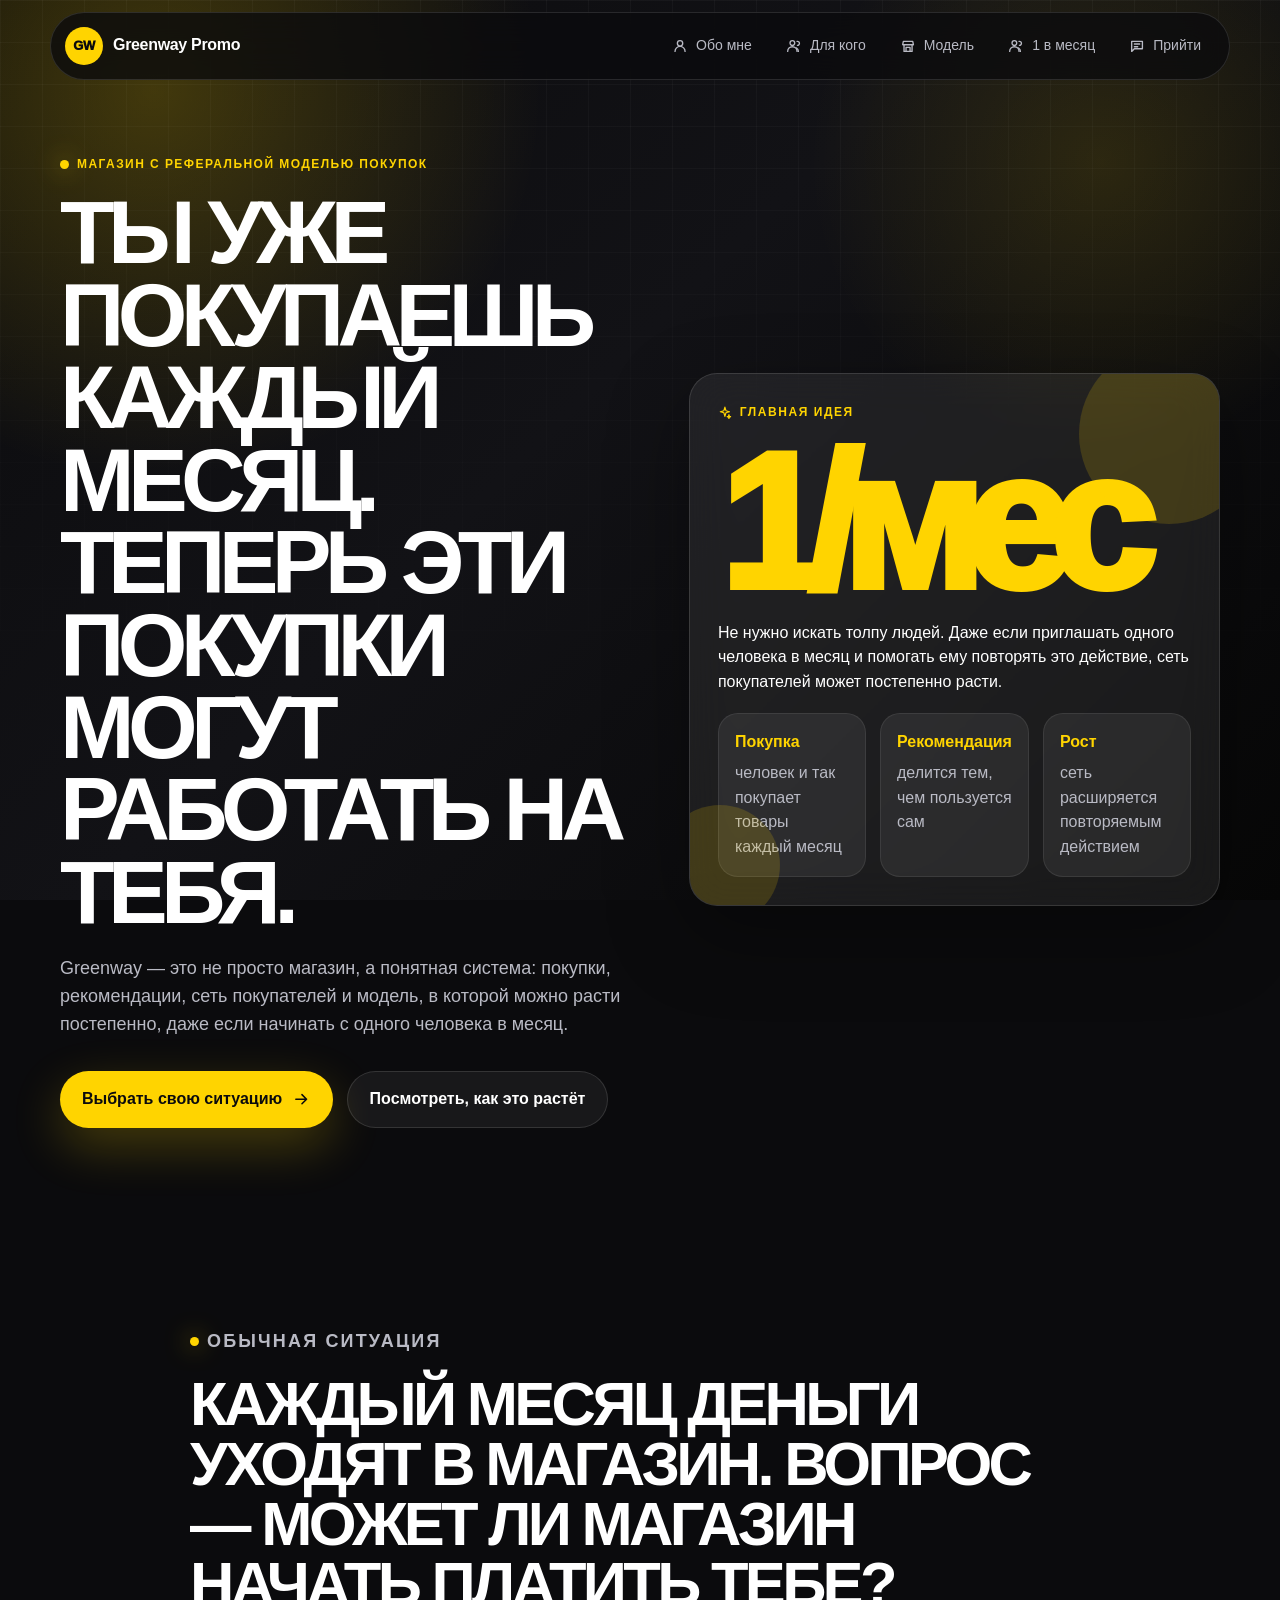
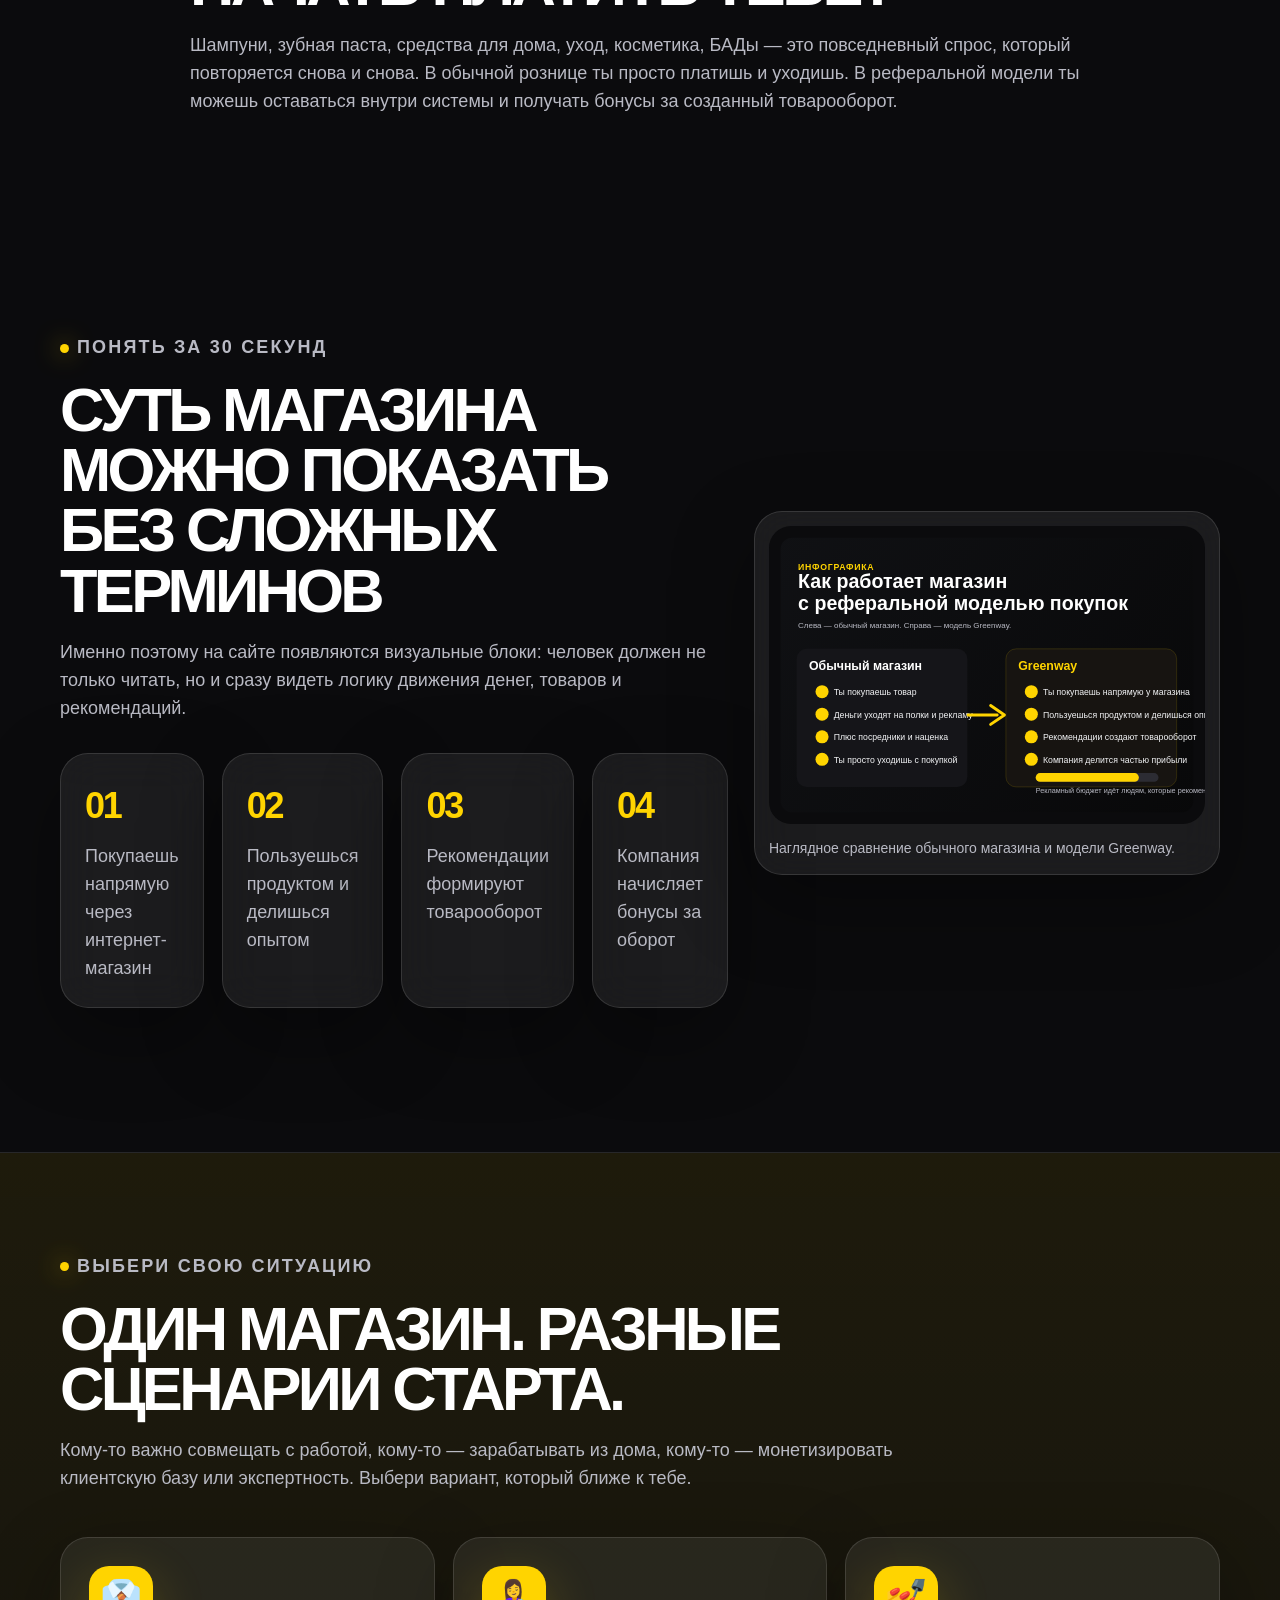
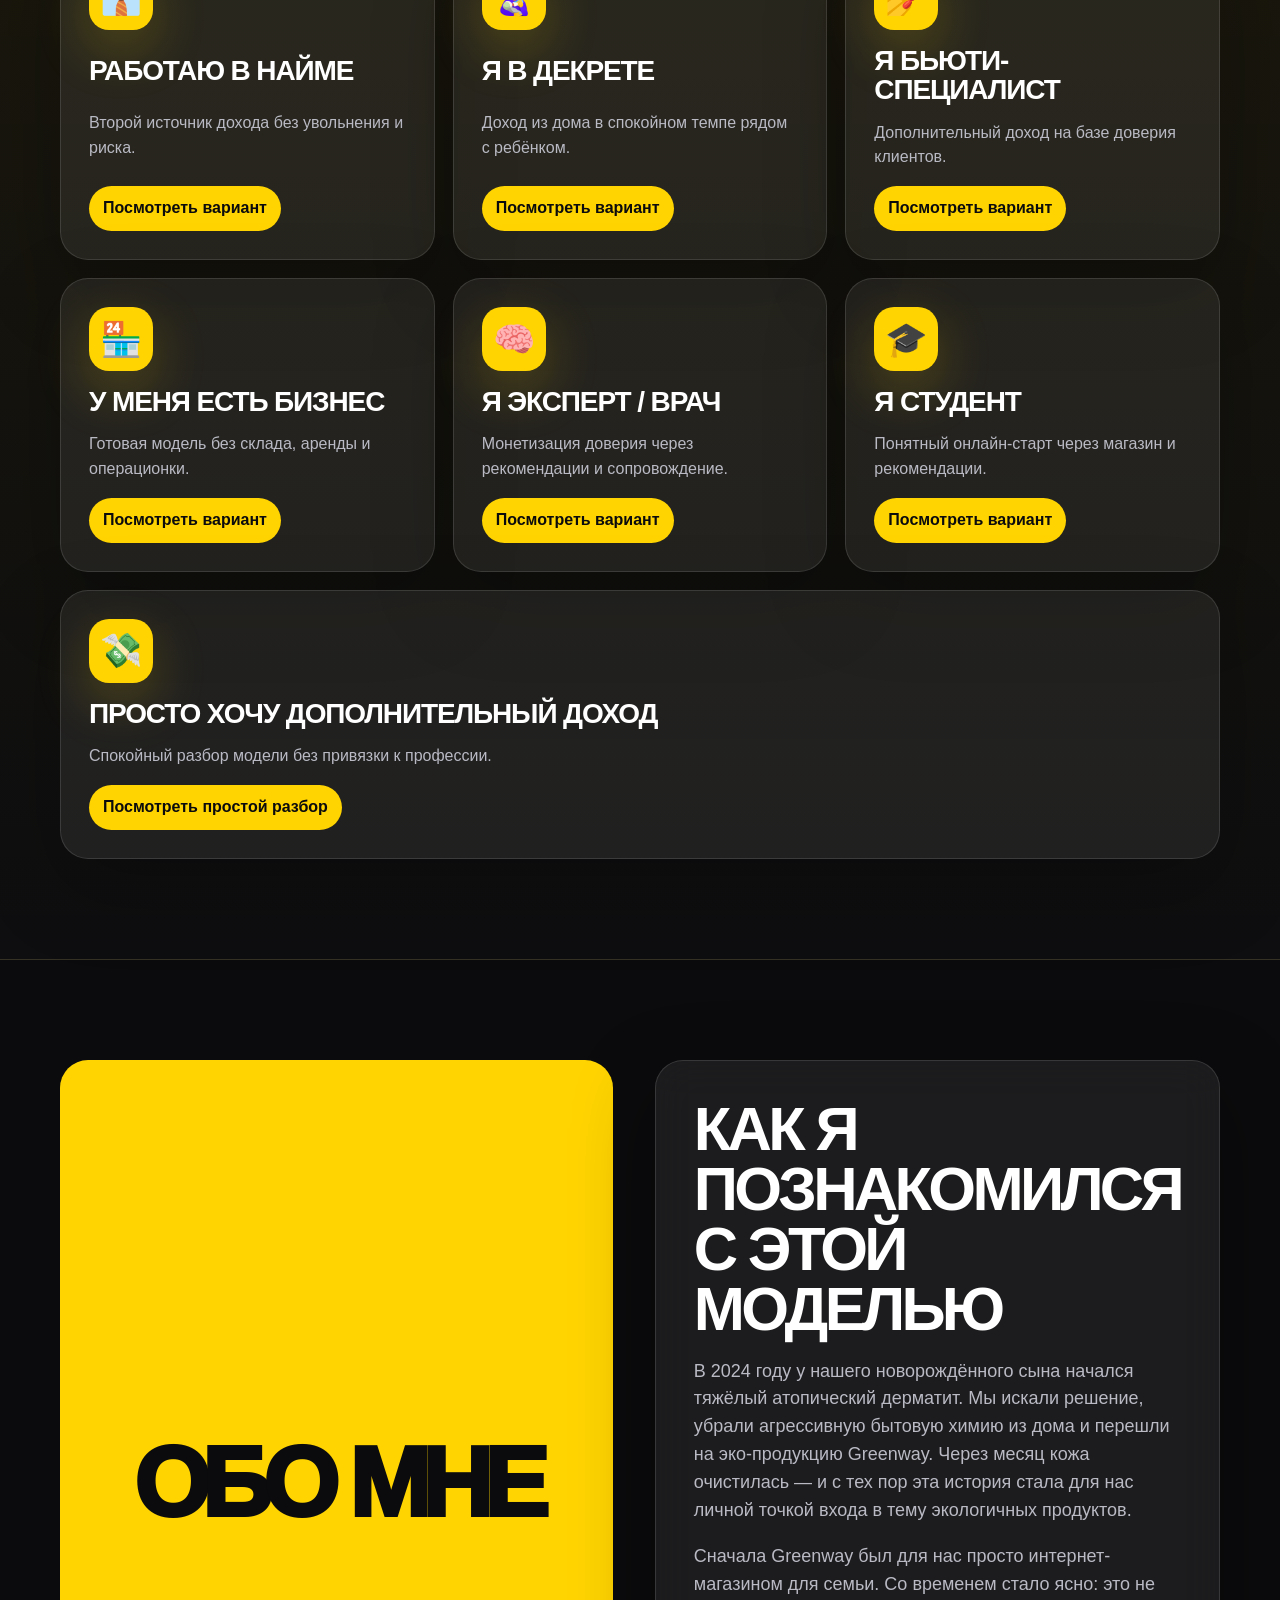
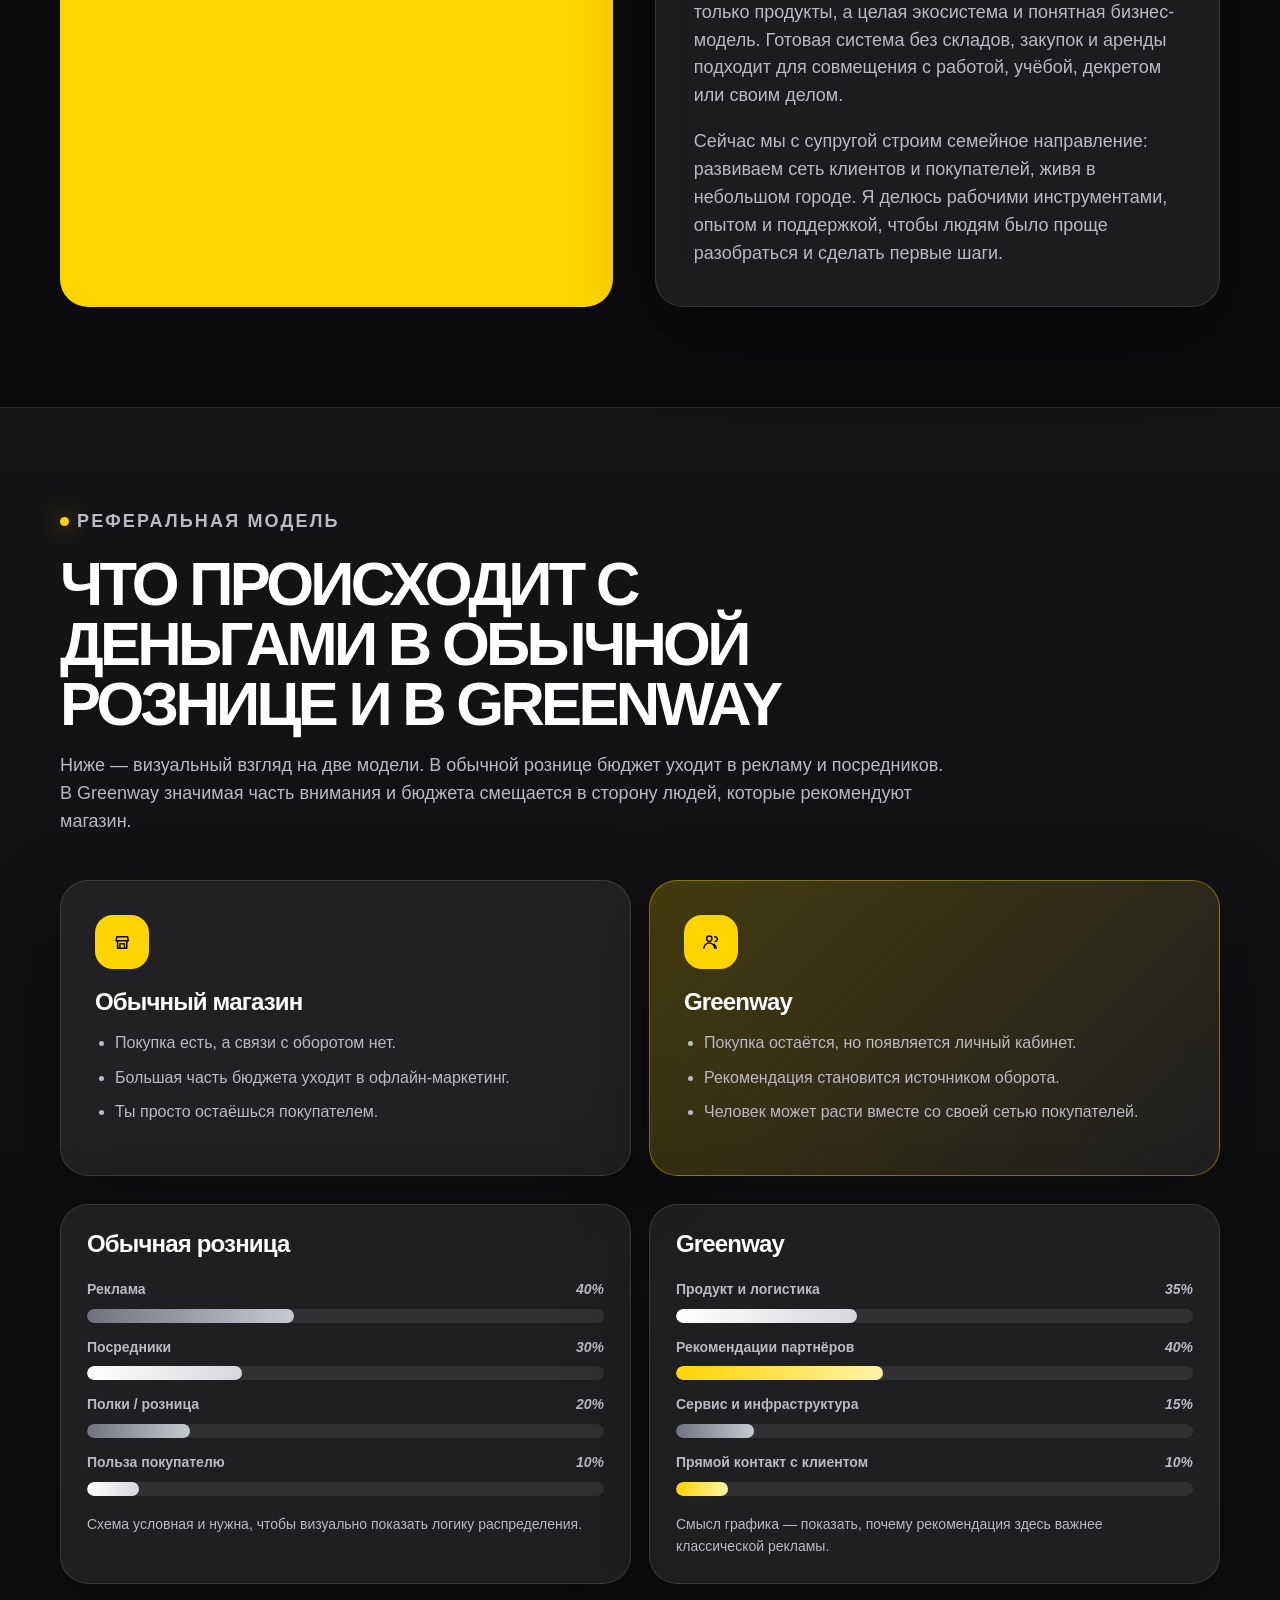
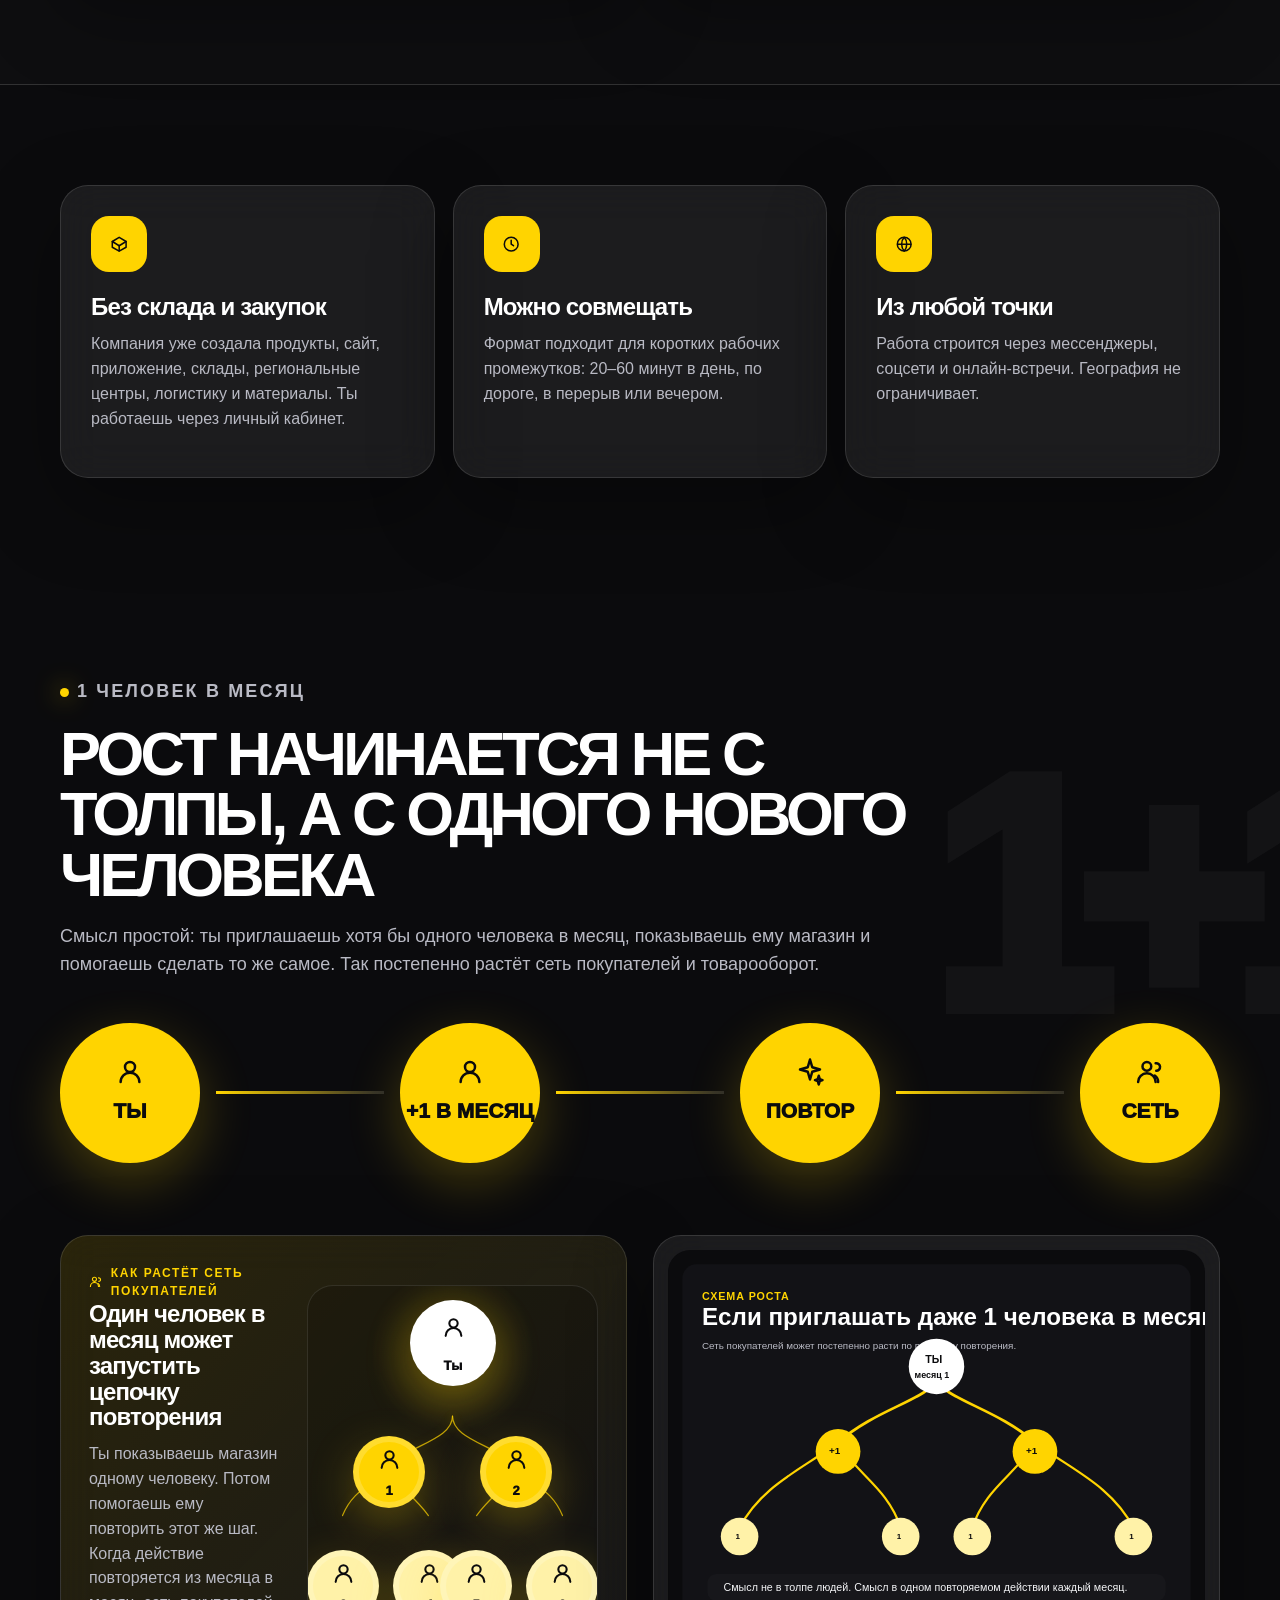
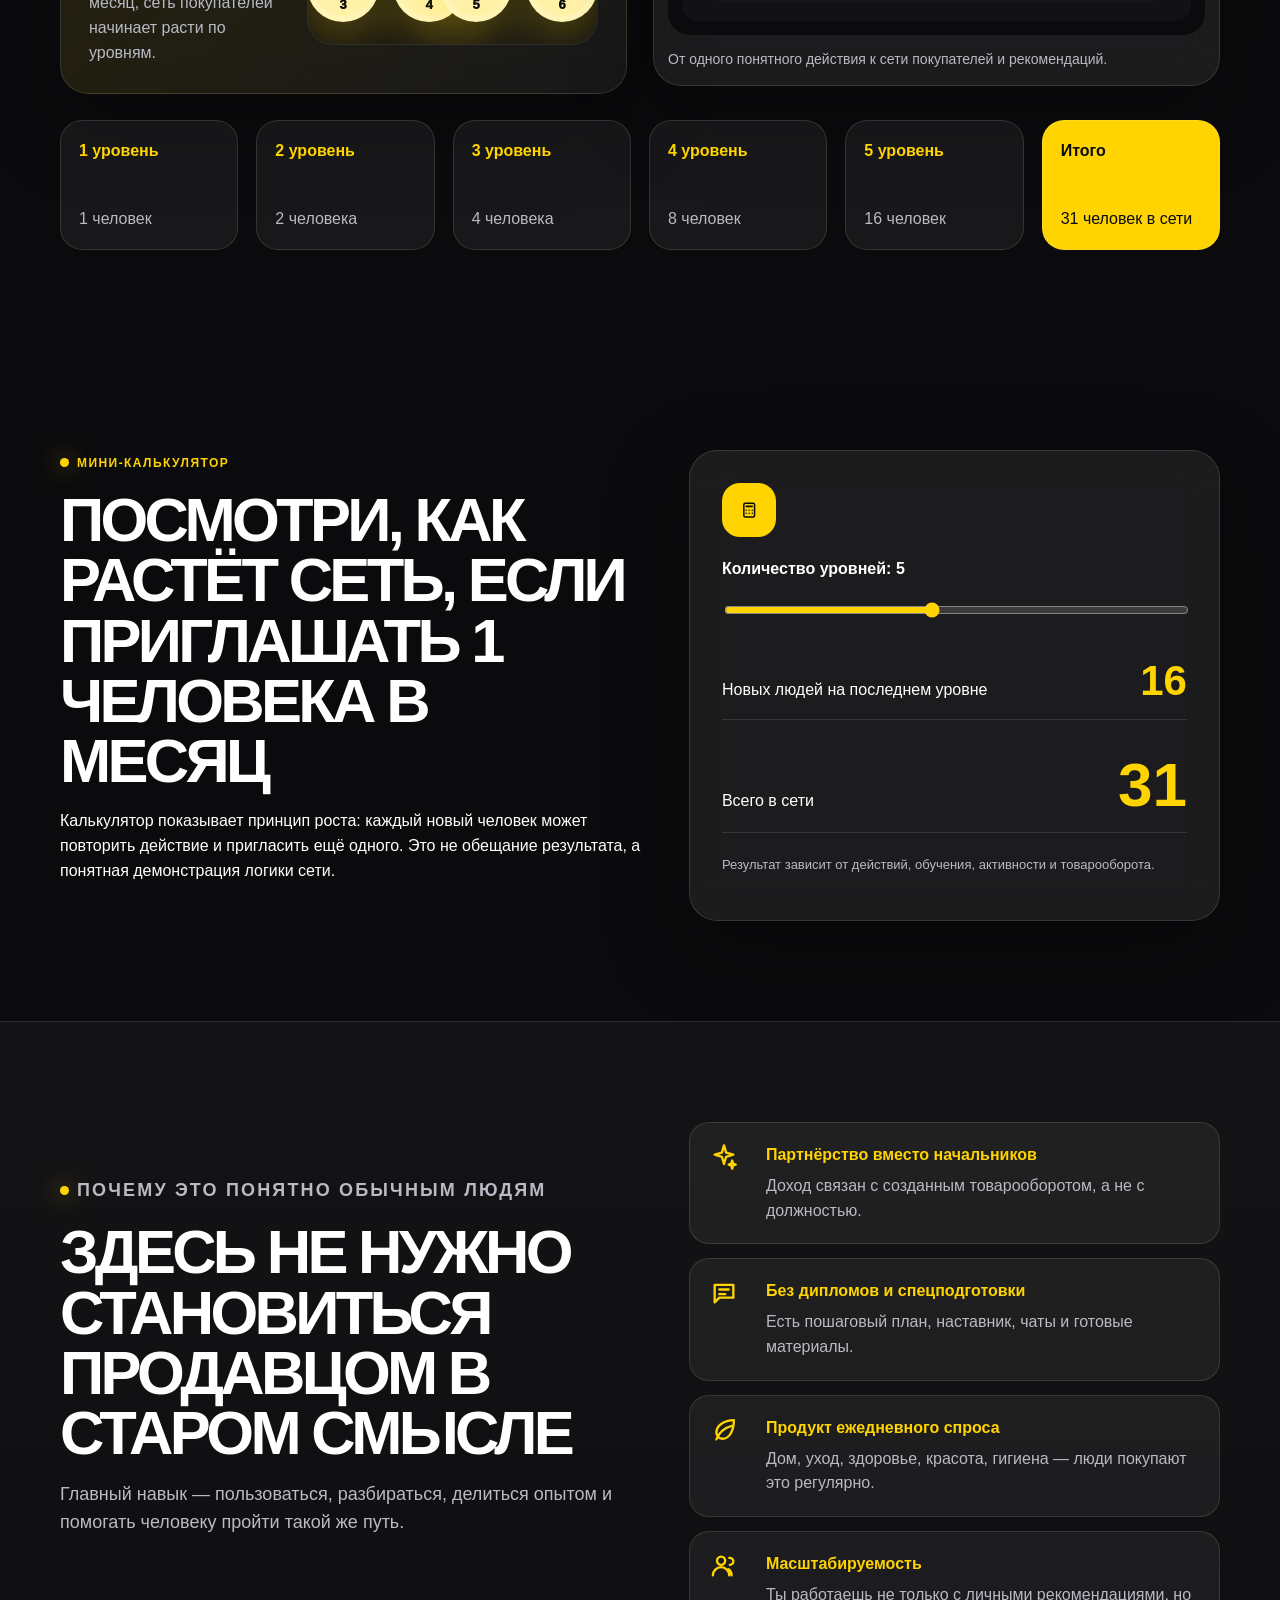
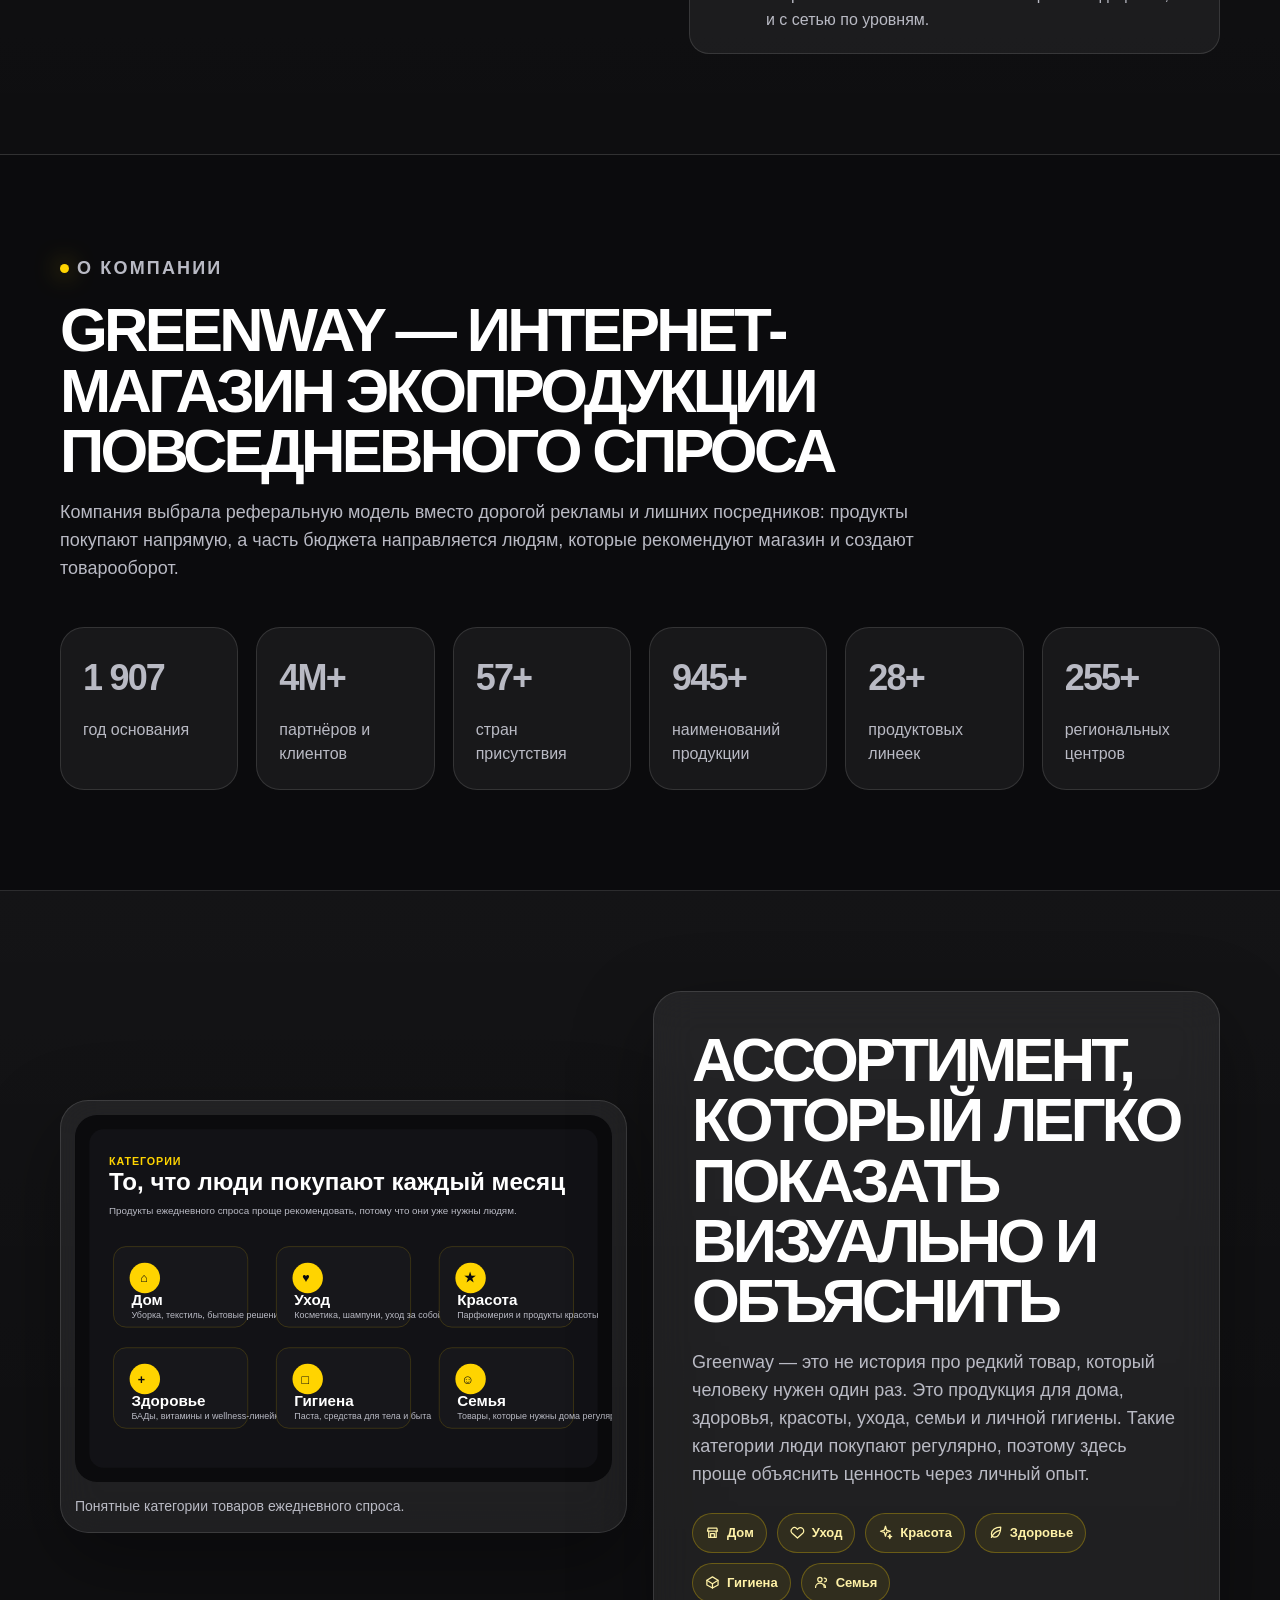
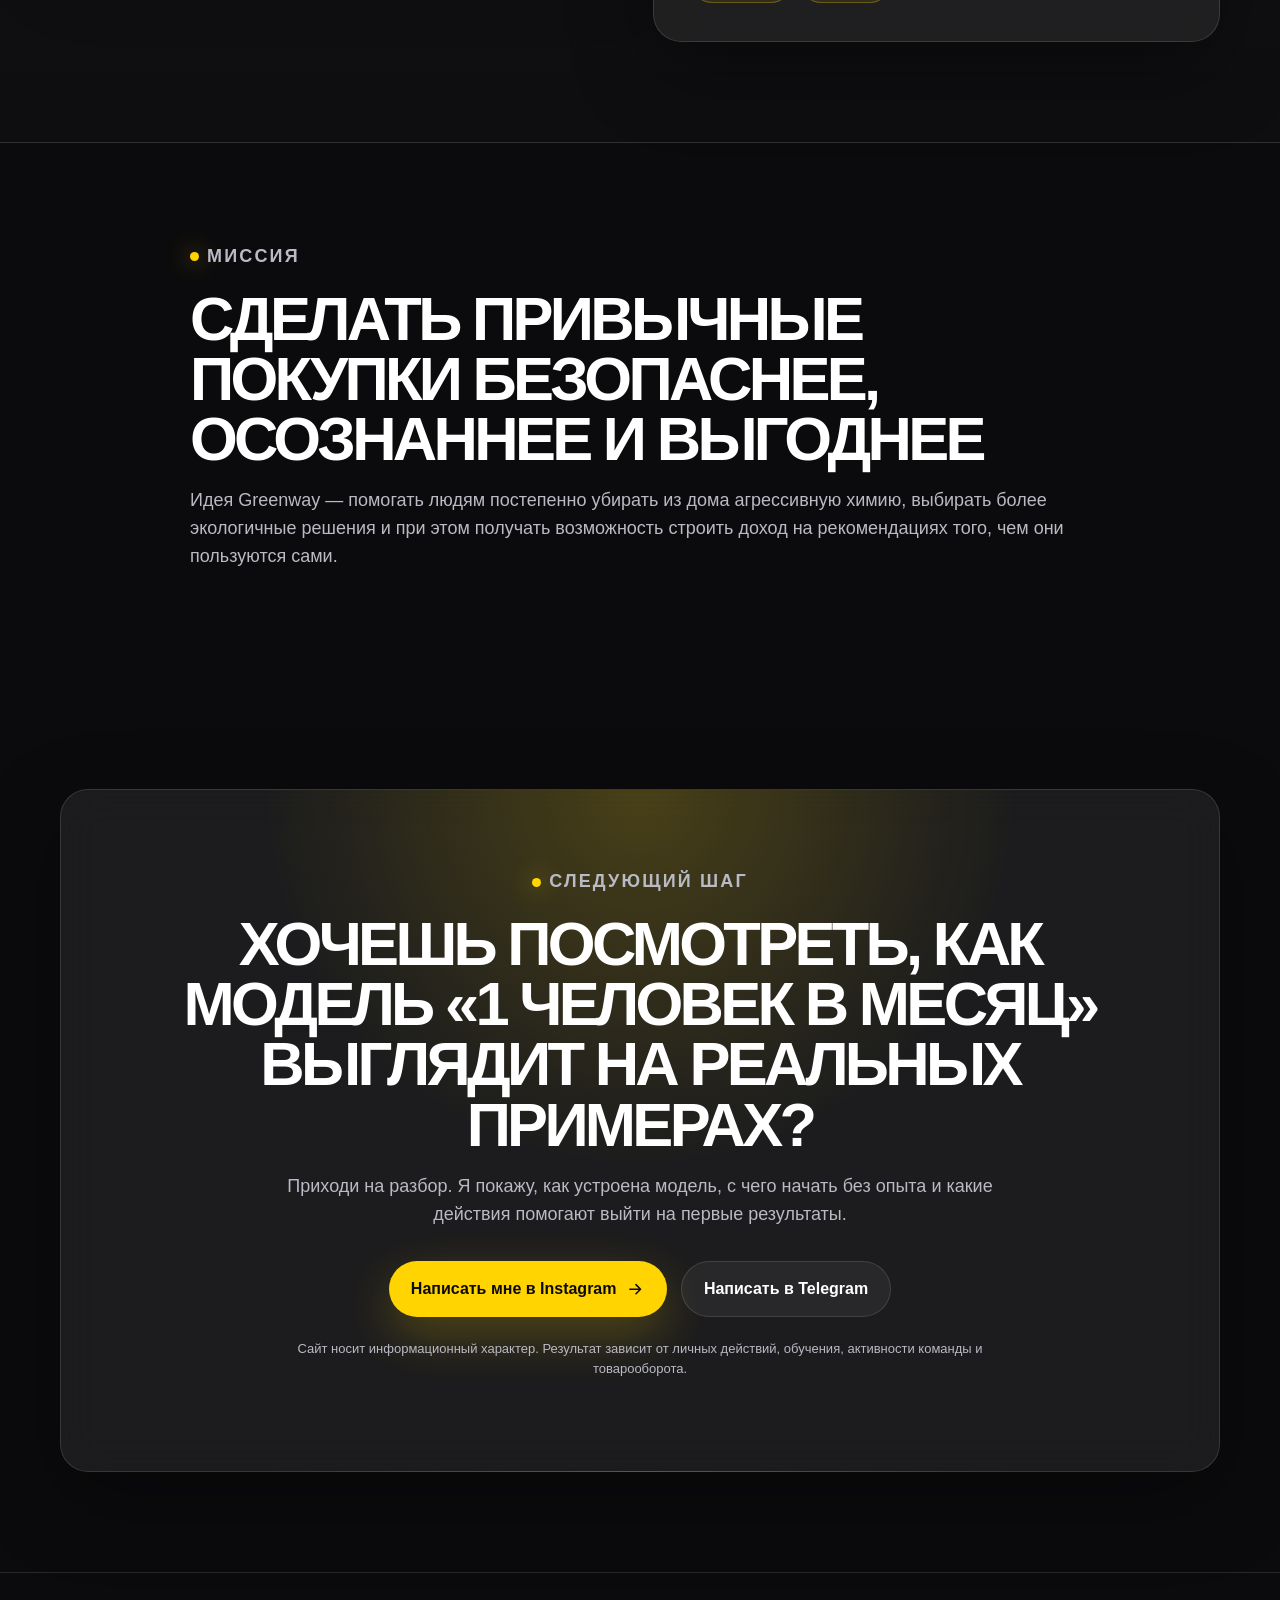
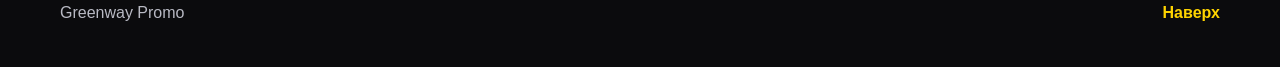
<file: index.html>
<!DOCTYPE html>
<html lang="ru">
<head>
  <meta charset="UTF-8" />
  <meta name="viewport" content="width=device-width, initial-scale=1.0" />
  <meta name="description" content="Промо-сайт о магазине Greenway, реферальной модели покупок и понятном формате роста через одного человека в месяц." />
  <meta property="og:title" content="Возможности с Greenway" />
  <meta property="og:description" content="Как привычные покупки могут стать точкой входа в дополнительную выгоду и сети покупателей." />
  <meta property="og:type" content="website" />
  <title>Возможности с Greenway</title>
  <link rel="stylesheet" href="style.css" />
  <link rel="stylesheet" href="audiences.css" />
  <link rel="stylesheet" href="visuals.css" />
</head>
<body>
  <svg class="svg-sprite" aria-hidden="true" focusable="false">
    <symbol id="icon-menu" viewBox="0 0 24 24"><path d="M4 7h16M4 12h16M4 17h16"/></symbol>
    <symbol id="icon-close" viewBox="0 0 24 24"><path d="M6 6l12 12M18 6L6 18"/></symbol>
    <symbol id="icon-arrow" viewBox="0 0 24 24"><path d="M5 12h14M13 6l6 6-6 6"/></symbol>
    <symbol id="icon-shop" viewBox="0 0 24 24"><path d="M4 10h16l-1-5H5l-1 5Z"/><path d="M6 10v10h12V10"/><path d="M9 20v-6h6v6"/></symbol>
    <symbol id="icon-user" viewBox="0 0 24 24"><path d="M12 12a4 4 0 1 0 0-8 4 4 0 0 0 0 8Z"/><path d="M4.5 20a7.5 7.5 0 0 1 15 0"/></symbol>
    <symbol id="icon-users" viewBox="0 0 24 24"><path d="M9.5 11a3.5 3.5 0 1 0 0-7 3.5 3.5 0 0 0 0 7Z"/><path d="M2.5 20a7 7 0 0 1 14 0"/><path d="M17 11a3 3 0 1 0-.5-5.95"/><path d="M18.5 20c0-2.2-1-4-2.7-5.15"/></symbol>
    <symbol id="icon-spark" viewBox="0 0 24 24"><path d="M12 2l1.8 6.2L20 10l-6.2 1.8L12 18l-1.8-6.2L4 10l6.2-1.8L12 2Z"/><path d="M19 15l.8 2.7L22 18.5l-2.2.8L19 22l-.8-2.7-2.2-.8 2.2-.8L19 15Z"/></symbol>
    <symbol id="icon-box" viewBox="0 0 24 24"><path d="M21 8.5 12 3 3 8.5l9 5.5 9-5.5Z"/><path d="M3 8.5V16l9 5 9-5V8.5"/><path d="M12 14v7"/></symbol>
    <symbol id="icon-clock" viewBox="0 0 24 24"><path d="M12 21a9 9 0 1 0 0-18 9 9 0 0 0 0 18Z"/><path d="M12 7v5l3 2"/></symbol>
    <symbol id="icon-globe" viewBox="0 0 24 24"><path d="M12 21a9 9 0 1 0 0-18 9 9 0 0 0 0 18Z"/><path d="M3.5 12h17"/><path d="M12 3c2.2 2.3 3.3 5.3 3.3 9S14.2 18.7 12 21c-2.2-2.3-3.3-5.3-3.3-9S9.8 5.3 12 3Z"/></symbol>
    <symbol id="icon-heart" viewBox="0 0 24 24"><path d="M20.5 5.8a5.2 5.2 0 0 0-7.4 0L12 6.9l-1.1-1.1a5.2 5.2 0 1 0-7.4 7.4L12 21l8.5-7.8a5.2 5.2 0 0 0 0-7.4Z"/></symbol>
    <symbol id="icon-leaf" viewBox="0 0 24 24"><path d="M20.5 3.5C12 3.8 5.5 7.9 5.5 14.2c0 3.1 2.2 5.3 5.2 5.3 6.2 0 9.7-7.3 9.8-16Z"/><path d="M5.5 20c2.6-6.4 7.2-9.9 13.2-11.5"/></symbol>
    <symbol id="icon-message" viewBox="0 0 24 24"><path d="M4 5h16v11H8l-4 4V5Z"/><path d="M8 9h8M8 13h5"/></symbol>
    <symbol id="icon-calc" viewBox="0 0 24 24"><path d="M7 3h10a2 2 0 0 1 2 2v14a2 2 0 0 1-2 2H7a2 2 0 0 1-2-2V5a2 2 0 0 1 2-2Z"/><path d="M8 7h8M8 12h.01M12 12h.01M16 12h.01M8 16h.01M12 16h.01M16 16h.01"/></symbol>
  </svg>

  <div class="page-bg" aria-hidden="true"></div>

  <header class="site-header">
    <a class="brand" href="#top" aria-label="Greenway Promo">
      <span class="brand-mark">GW</span>
      <span>Greenway Promo</span>
    </a>

    <button class="burger" type="button" aria-label="Открыть меню" aria-controls="siteNav" aria-expanded="false">
      <svg class="ico ico-menu"><use href="#icon-menu"></use></svg>
      <svg class="ico ico-close"><use href="#icon-close"></use></svg>
    </button>

    <nav class="nav" id="siteNav" aria-label="Навигация">
      <a href="#about"><svg class="ico"><use href="#icon-user"></use></svg>Обо мне</a>
      <a href="#audiences"><svg class="ico"><use href="#icon-users"></use></svg>Для кого</a>
      <a href="#model"><svg class="ico"><use href="#icon-shop"></use></svg>Модель</a>
      <a href="#strategy"><svg class="ico"><use href="#icon-users"></use></svg>1 в месяц</a>
      <a href="#contact"><svg class="ico"><use href="#icon-message"></use></svg>Прийти</a>
    </nav>
  </header>

  <main id="top">
    <section class="hero section">
      <div class="container hero-grid">
        <div class="hero-content reveal">
          <p class="eyebrow">Магазин с реферальной моделью покупок</p>
          <h1>Ты уже покупаешь каждый месяц. Теперь эти покупки могут работать на тебя.</h1>
          <p class="hero-text">Greenway — это не просто магазин, а понятная система: покупки, рекомендации, сеть покупателей и модель, в которой можно расти постепенно, даже если начинать с одного человека в месяц.</p>
          <div class="hero-actions">
            <a class="btn btn-primary" href="#audiences">Выбрать свою ситуацию <svg class="ico"><use href="#icon-arrow"></use></svg></a>
            <a class="btn btn-secondary" href="#strategy">Посмотреть, как это растёт</a>
          </div>
        </div>

        <div class="pulse-card reveal delay-1" aria-label="Ключевая идея сайта">
          <div class="card-topline"><svg class="ico"><use href="#icon-spark"></use></svg> Главная идея</div>
          <div class="big-number">1/мес</div>
          <p>Не нужно искать толпу людей. Даже если приглашать одного человека в месяц и помогать ему повторять это действие, сеть покупателей может постепенно расти.</p>
          <div class="floating-mini">
            <div><strong>Покупка</strong>человек и так покупает товары каждый месяц</div>
            <div><strong>Рекомендация</strong>делится тем, чем пользуется сам</div>
            <div><strong>Рост</strong>сеть расширяется повторяемым действием</div>
          </div>
        </div>
      </div>
    </section>

    <section class="section problem">
      <div class="container narrow reveal">
        <p class="eyebrow">Обычная ситуация</p>
        <h2>Каждый месяц деньги уходят в магазин. Вопрос — может ли магазин начать платить тебе?</h2>
        <p>Шампуни, зубная паста, средства для дома, уход, косметика, БАДы — это повседневный спрос, который повторяется снова и снова. В обычной рознице ты просто платишь и уходишь. В реферальной модели ты можешь оставаться внутри системы и получать бонусы за созданный товарооборот.</p>
      </div>
    </section>

    <section class="section visual-story">
      <div class="container visual-grid">
        <div class="section-heading reveal">
          <p class="eyebrow">Понять за 30 секунд</p>
          <h2>Суть магазина можно показать без сложных терминов</h2>
          <p>Именно поэтому на сайте появляются визуальные блоки: человек должен не только читать, но и сразу видеть логику движения денег, товаров и рекомендаций.</p>
          <div class="highlights-strip">
            <div class="info-badge reveal"><strong>01</strong><p>Покупаешь напрямую через интернет-магазин</p></div>
            <div class="info-badge reveal delay-1"><strong>02</strong><p>Пользуешься продуктом и делишься опытом</p></div>
            <div class="info-badge reveal delay-2"><strong>03</strong><p>Рекомендации формируют товарооборот</p></div>
            <div class="info-badge reveal"><strong>04</strong><p>Компания начисляет бонусы за оборот</p></div>
          </div>
        </div>
        <div class="visual-card reveal delay-1">
          <img src="assets/referral-model.svg" alt="Инфографика как работает магазин с реферальной моделью покупок" />
          <div class="image-caption">Наглядное сравнение обычного магазина и модели Greenway.</div>
        </div>
      </div>
    </section>

    <section class="section audience-router" id="audiences">
      <div class="container">
        <div class="section-heading reveal">
          <p class="eyebrow">Выбери свою ситуацию</p>
          <h2>Один магазин. Разные сценарии старта.</h2>
          <p>Кому-то важно совмещать с работой, кому-то — зарабатывать из дома, кому-то — монетизировать клиентскую базу или экспертность. Выбери вариант, который ближе к тебе.</p>
        </div>

        <div class="audience-grid">
          <a class="audience-card reveal" href="employee/"><span class="audience-emoji">👔</span><strong>Работаю в найме</strong><span>Второй источник дохода без увольнения и риска.</span><em>Посмотреть вариант</em></a>
          <a class="audience-card reveal delay-1" href="moms/"><span class="audience-emoji">👩‍🍼</span><strong>Я в декрете</strong><span>Доход из дома в спокойном темпе рядом с ребёнком.</span><em>Посмотреть вариант</em></a>
          <a class="audience-card reveal delay-2" href="beauty/"><span class="audience-emoji">💅</span><strong>Я бьюти-специалист</strong><span>Дополнительный доход на базе доверия клиентов.</span><em>Посмотреть вариант</em></a>
          <a class="audience-card reveal" href="business/"><span class="audience-emoji">🏪</span><strong>У меня есть бизнес</strong><span>Готовая модель без склада, аренды и операционки.</span><em>Посмотреть вариант</em></a>
          <a class="audience-card reveal delay-1" href="experts/"><span class="audience-emoji">🧠</span><strong>Я эксперт / врач</strong><span>Монетизация доверия через рекомендации и сопровождение.</span><em>Посмотреть вариант</em></a>
          <a class="audience-card reveal delay-2" href="students/"><span class="audience-emoji">🎓</span><strong>Я студент</strong><span>Понятный онлайн-старт через магазин и рекомендации.</span><em>Посмотреть вариант</em></a>
          <a class="audience-card reveal audience-wide" href="free-income/"><span class="audience-emoji">💸</span><strong>Просто хочу дополнительный доход</strong><span>Спокойный разбор модели без привязки к профессии.</span><em>Посмотреть простой разбор</em></a>
        </div>
      </div>
    </section>

    <section class="section" id="about">
      <div class="container two-col">
        <div class="section-label reveal">Обо мне</div>
        <div class="content-card reveal delay-1">
          <h2>Как я познакомился с этой моделью</h2>
          <p>В 2024 году у нашего новорождённого сына начался тяжёлый атопический дерматит. Мы искали решение, убрали агрессивную бытовую химию из дома и перешли на эко-продукцию Greenway. Через месяц кожа очистилась — и с тех пор эта история стала для нас личной точкой входа в тему экологичных продуктов.</p>
          <p>Сначала Greenway был для нас просто интернет-магазином для семьи. Со временем стало ясно: это не только продукты, а целая экосистема и понятная бизнес-модель. Готовая система без складов, закупок и аренды подходит для совмещения с работой, учёбой, декретом или своим делом.</p>
          <p>Сейчас мы с супругой строим семейное направление: развиваем сеть клиентов и покупателей, живя в небольшом городе. Я делюсь рабочими инструментами, опытом и поддержкой, чтобы людям было проще разобраться и сделать первые шаги.</p>
        </div>
      </div>
    </section>

    <section class="section dark" id="model">
      <div class="container">
        <div class="section-heading reveal">
          <p class="eyebrow">Реферальная модель</p>
          <h2>Что происходит с деньгами в обычной рознице и в Greenway</h2>
          <p>Ниже — визуальный взгляд на две модели. В обычной рознице бюджет уходит в рекламу и посредников. В Greenway значимая часть внимания и бюджета смещается в сторону людей, которые рекомендуют магазин.</p>
        </div>

        <div class="compare-grid reveal delay-1">
          <article class="compare-card muted">
            <span class="card-icon"><svg class="ico"><use href="#icon-shop"></use></svg></span>
            <h3>Обычный магазин</h3>
            <ul>
              <li>Покупка есть, а связи с оборотом нет.</li>
              <li>Большая часть бюджета уходит в офлайн-маркетинг.</li>
              <li>Ты просто остаёшься покупателем.</li>
            </ul>
          </article>
          <article class="compare-card accent">
            <span class="card-icon"><svg class="ico"><use href="#icon-users"></use></svg></span>
            <h3>Greenway</h3>
            <ul>
              <li>Покупка остаётся, но появляется личный кабинет.</li>
              <li>Рекомендация становится источником оборота.</li>
              <li>Человек может расти вместе со своей сетью покупателей.</li>
            </ul>
          </article>
        </div>

        <div class="budget-board reveal delay-2">
          <div class="chart-card">
            <h3>Обычная розница</h3>
            <div class="bar-list">
              <div class="bar-item"><span><b>Реклама</b><i>40%</i></span><div class="bar-track"><div class="bar-fill is-gray" style="--w:40%"></div></div></div>
              <div class="bar-item"><span><b>Посредники</b><i>30%</i></span><div class="bar-track"><div class="bar-fill is-white" style="--w:30%"></div></div></div>
              <div class="bar-item"><span><b>Полки / розница</b><i>20%</i></span><div class="bar-track"><div class="bar-fill is-gray" style="--w:20%"></div></div></div>
              <div class="bar-item"><span><b>Польза покупателю</b><i>10%</i></span><div class="bar-track"><div class="bar-fill is-white" style="--w:10%"></div></div></div>
            </div>
            <div class="chart-note">Схема условная и нужна, чтобы визуально показать логику распределения.</div>
          </div>
          <div class="chart-card">
            <h3>Greenway</h3>
            <div class="bar-list">
              <div class="bar-item"><span><b>Продукт и логистика</b><i>35%</i></span><div class="bar-track"><div class="bar-fill is-white" style="--w:35%"></div></div></div>
              <div class="bar-item"><span><b>Рекомендации партнёров</b><i>40%</i></span><div class="bar-track"><div class="bar-fill is-yellow" style="--w:40%"></div></div></div>
              <div class="bar-item"><span><b>Сервис и инфраструктура</b><i>15%</i></span><div class="bar-track"><div class="bar-fill is-gray" style="--w:15%"></div></div></div>
              <div class="bar-item"><span><b>Прямой контакт с клиентом</b><i>10%</i></span><div class="bar-track"><div class="bar-fill is-yellow" style="--w:10%"></div></div></div>
            </div>
            <div class="chart-note">Смысл графика — показать, почему рекомендация здесь важнее классической рекламы.</div>
          </div>
        </div>
      </div>
    </section>

    <section class="section">
      <div class="container cards-3">
        <article class="feature-card reveal"><span class="icon"><svg class="ico"><use href="#icon-box"></use></svg></span><h3>Без склада и закупок</h3><p>Компания уже создала продукты, сайт, приложение, склады, региональные центры, логистику и материалы. Ты работаешь через личный кабинет.</p></article>
        <article class="feature-card reveal delay-1"><span class="icon"><svg class="ico"><use href="#icon-clock"></use></svg></span><h3>Можно совмещать</h3><p>Формат подходит для коротких рабочих промежутков: 20–60 минут в день, по дороге, в перерыв или вечером.</p></article>
        <article class="feature-card reveal delay-2"><span class="icon"><svg class="ico"><use href="#icon-globe"></use></svg></span><h3>Из любой точки</h3><p>Работа строится через мессенджеры, соцсети и онлайн-встречи. География не ограничивает.</p></article>
      </div>
    </section>

    <section class="section strategy" id="strategy">
      <div class="container">
        <div class="section-heading reveal">
          <p class="eyebrow">1 человек в месяц</p>
          <h2>Рост начинается не с толпы, а с одного нового человека</h2>
          <p>Смысл простой: ты приглашaешь хотя бы одного человека в месяц, показываешь ему магазин и помогаешь сделать то же самое. Так постепенно растёт сеть покупателей и товарооборот.</p>
        </div>

        <div class="steps reveal delay-1" aria-label="Схема роста по одному человеку в месяц">
          <div class="step"><svg class="ico"><use href="#icon-user"></use></svg><span>Ты</span></div>
          <div class="line"></div>
          <div class="step"><svg class="ico"><use href="#icon-user"></use></svg><span>+1 в месяц</span></div>
          <div class="line"></div>
          <div class="step"><svg class="ico"><use href="#icon-spark"></use></svg><span>повтор</span></div>
          <div class="line"></div>
          <div class="step"><svg class="ico"><use href="#icon-users"></use></svg><span>сеть</span></div>
        </div>

        <div class="visual-pair">
          <div class="network-panel reveal delay-2" aria-label="Анимация роста сети людей">
            <div class="network-copy"><span class="network-badge"><svg class="ico"><use href="#icon-users"></use></svg> как растёт сеть покупателей</span><h3>Один человек в месяц может запустить цепочку повторения</h3><p>Ты показываешь магазин одному человеку. Потом помогаешь ему повторить этот же шаг. Когда действие повторяется из месяца в месяц, сеть покупателей начинает расти по уровням.</p></div>
            <div class="network-map" id="networkMap">
              <svg class="network-lines" viewBox="0 0 720 360" role="img" aria-label="Линии роста сети">
                <path class="network-path path-1" d="M360 58 C360 120 240 132 200 188" /><path class="network-path path-2" d="M360 58 C360 120 480 132 520 188" /><path class="network-path path-3" d="M200 188 C160 230 112 242 86 306" /><path class="network-path path-4" d="M200 188 C220 235 260 250 300 306" /><path class="network-path path-5" d="M520 188 C500 235 460 250 420 306" /><path class="network-path path-6" d="M520 188 C560 230 608 242 634 306" />
              </svg>
              <div class="person-node root" style="--x: 50%; --y: 16%; --d: 0s;"><svg class="ico"><use href="#icon-user"></use></svg><span>Ты</span></div><div class="person-node level-1" style="--x: 28%; --y: 52%; --d: .45s;"><svg class="ico"><use href="#icon-user"></use></svg><span>1</span></div><div class="person-node level-1" style="--x: 72%; --y: 52%; --d: .75s;"><svg class="ico"><use href="#icon-user"></use></svg><span>2</span></div><div class="person-node level-2" style="--x: 12%; --y: 84%; --d: 1.1s;"><svg class="ico"><use href="#icon-user"></use></svg><span>3</span></div><div class="person-node level-2" style="--x: 42%; --y: 84%; --d: 1.3s;"><svg class="ico"><use href="#icon-user"></use></svg><span>4</span></div><div class="person-node level-2" style="--x: 58%; --y: 84%; --d: 1.5s;"><svg class="ico"><use href="#icon-user"></use></svg><span>5</span></div><div class="person-node level-2" style="--x: 88%; --y: 84%; --d: 1.7s;"><svg class="ico"><use href="#icon-user"></use></svg><span>6</span></div>
            </div>
          </div>
          <div class="visual-card reveal delay-2">
            <img src="assets/one-person-month.svg" alt="Инфографика роста сети при приглашении одного человека в месяц" />
            <div class="image-caption">От одного понятного действия к сети покупателей и рекомендаций.</div>
          </div>
        </div>

        <div class="growth-grid reveal delay-2"><div class="growth-item"><strong>1 уровень</strong><span>1 человек</span></div><div class="growth-item"><strong>2 уровень</strong><span>2 человека</span></div><div class="growth-item"><strong>3 уровень</strong><span>4 человека</span></div><div class="growth-item"><strong>4 уровень</strong><span>8 человек</span></div><div class="growth-item"><strong>5 уровень</strong><span>16 человек</span></div><div class="growth-item total"><strong>Итого</strong><span>31 человек в сети</span></div></div>
      </div>
    </section>

    <section class="section calculator-section">
      <div class="container calculator reveal">
        <div>
          <p class="eyebrow">Мини-калькулятор</p>
          <h2>Посмотри, как растёт сеть, если приглашать 1 человека в месяц</h2>
          <p>Калькулятор показывает принцип роста: каждый новый человек может повторить действие и пригласить ещё одного. Это не обещание результата, а понятная демонстрация логики сети.</p>
        </div>
        <div class="calc-box"><span class="card-icon"><svg class="ico"><use href="#icon-calc"></use></svg></span><label for="levels">Количество уровней: <strong id="levelsValue">5</strong></label><input id="levels" type="range" min="1" max="10" value="5" /><div class="calc-result"><span>Новых людей на последнем уровне</span><strong id="lastLevel">16</strong></div><div class="calc-result big"><span>Всего в сети</span><strong id="totalNetwork">31</strong></div><p class="calc-note">Результат зависит от действий, обучения, активности и товарооборота.</p></div>
      </div>
    </section>

    <section class="section dark">
      <div class="container two-col benefits-wrap"><div class="section-heading reveal"><p class="eyebrow">Почему это понятно обычным людям</p><h2>Здесь не нужно становиться продавцом в старом смысле</h2><p>Главный навык — пользоваться, разбираться, делиться опытом и помогать человеку пройти такой же путь.</p></div><div class="benefits reveal delay-1"><div><svg class="ico"><use href="#icon-spark"></use></svg><strong>Партнёрство вместо начальников</strong><span>Доход связан с созданным товарооборотом, а не с должностью.</span></div><div><svg class="ico"><use href="#icon-message"></use></svg><strong>Без дипломов и спецподготовки</strong><span>Есть пошаговый план, наставник, чаты и готовые материалы.</span></div><div><svg class="ico"><use href="#icon-leaf"></use></svg><strong>Продукт ежедневного спроса</strong><span>Дом, уход, здоровье, красота, гигиена — люди покупают это регулярно.</span></div><div><svg class="ico"><use href="#icon-users"></use></svg><strong>Масштабируемость</strong><span>Ты работаешь не только с личными рекомендациями, но и с сетью по уровням.</span></div></div></div>
    </section>

    <section class="section company">
      <div class="container">
        <div class="section-heading reveal"><p class="eyebrow">О компании</p><h2>Greenway — интернет-магазин экопродукции повседневного спроса</h2><p>Компания выбрала реферальную модель вместо дорогой рекламы и лишних посредников: продукты покупают напрямую, а часть бюджета направляется людям, которые рекомендуют магазин и создают товарооборот.</p></div>
        <div class="stats reveal delay-1">
          <div><strong class="counter-strong"><span class="count-number" data-count="2017">0</span></strong><span>год основания</span></div>
          <div><strong class="counter-strong"><span class="count-number" data-count="4">0</span><span>M+</span></strong><span>партнёров и клиентов</span></div>
          <div><strong class="counter-strong"><span class="count-number" data-count="60">0</span><span>+</span></strong><span>стран присутствия</span></div>
          <div><strong class="counter-strong"><span class="count-number" data-count="1000">0</span><span>+</span></strong><span>наименований продукции</span></div>
          <div><strong class="counter-strong"><span class="count-number" data-count="30">0</span><span>+</span></strong><span>продуктовых линеек</span></div>
          <div><strong class="counter-strong"><span class="count-number" data-count="270">0</span><span>+</span></strong><span>региональных центров</span></div>
        </div>
      </div>
    </section>

    <section class="section assortment dark">
      <div class="container assortment-visual-grid">
        <div class="visual-card reveal">
          <img src="assets/product-categories.svg" alt="Инфографика категорий продукции Greenway" />
          <div class="image-caption">Понятные категории товаров ежедневного спроса.</div>
        </div>
        <div class="content-card reveal delay-1">
          <h2>Ассортимент, который легко показать визуально и объяснить</h2>
          <p>Greenway — это не история про редкий товар, который человеку нужен один раз. Это продукция для дома, здоровья, красоты, ухода, семьи и личной гигиены. Такие категории люди покупают регулярно, поэтому здесь проще объяснить ценность через личный опыт.</p>
          <div class="tags"><span><svg class="ico"><use href="#icon-shop"></use></svg>Дом</span><span><svg class="ico"><use href="#icon-heart"></use></svg>Уход</span><span><svg class="ico"><use href="#icon-spark"></use></svg>Красота</span><span><svg class="ico"><use href="#icon-leaf"></use></svg>Здоровье</span><span><svg class="ico"><use href="#icon-box"></use></svg>Гигиена</span><span><svg class="ico"><use href="#icon-users"></use></svg>Семья</span></div>
        </div>
      </div>
    </section>

    <section class="section mission"><div class="container narrow reveal"><p class="eyebrow">Миссия</p><h2>Сделать привычные покупки безопаснее, осознаннее и выгоднее</h2><p>Идея Greenway — помогать людям постепенно убирать из дома агрессивную химию, выбирать более экологичные решения и при этом получать возможность строить доход на рекомендациях того, чем они пользуются сами.</p></div></section>

    <section class="section final" id="contact">
      <div class="container final-card reveal"><p class="eyebrow">Следующий шаг</p><h2>Хочешь посмотреть, как модель «1 человек в месяц» выглядит на реальных примерах?</h2><p>Приходи на разбор. Я покажу, как устроена модель, с чего начать без опыта и какие действия помогают выйти на первые результаты.</p><div class="hero-actions center"><a class="btn btn-primary" href="https://instagram.com/ilya_vsevolodov" target="_blank" rel="noopener">Написать мне в Instagram <svg class="ico"><use href="#icon-arrow"></use></svg></a><a class="btn btn-secondary" href="https://t.me/ilya_vsevolodov" target="_blank" rel="noopener">Написать в Telegram</a></div><p class="small-note">Сайт носит информационный характер. Результат зависит от личных действий, обучения, активности команды и товарооборота.</p></div>
    </section>
  </main>

  <footer class="footer"><div class="container footer-inner"><span>Greenway Promo</span><a href="#top">Наверх</a></div></footer>

  <script src="script.js"></script>
</body>
</html>
</file>
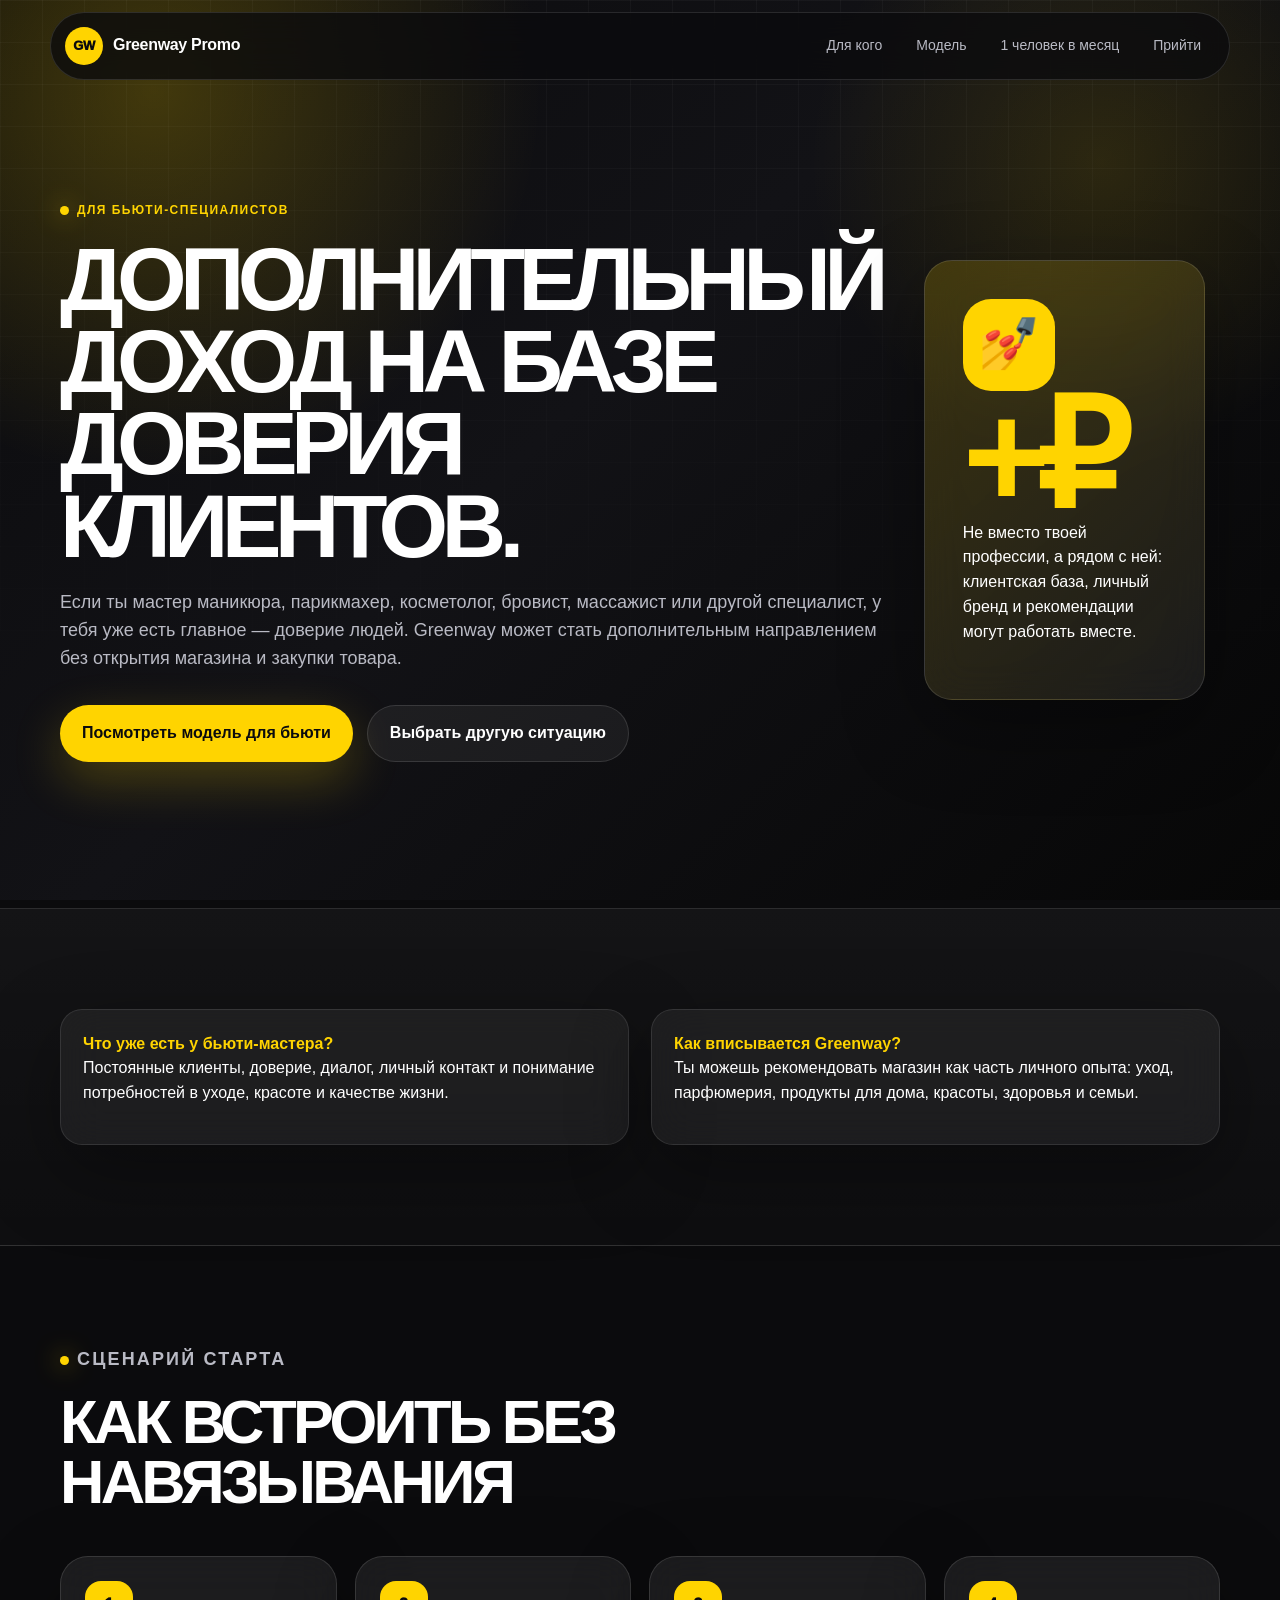
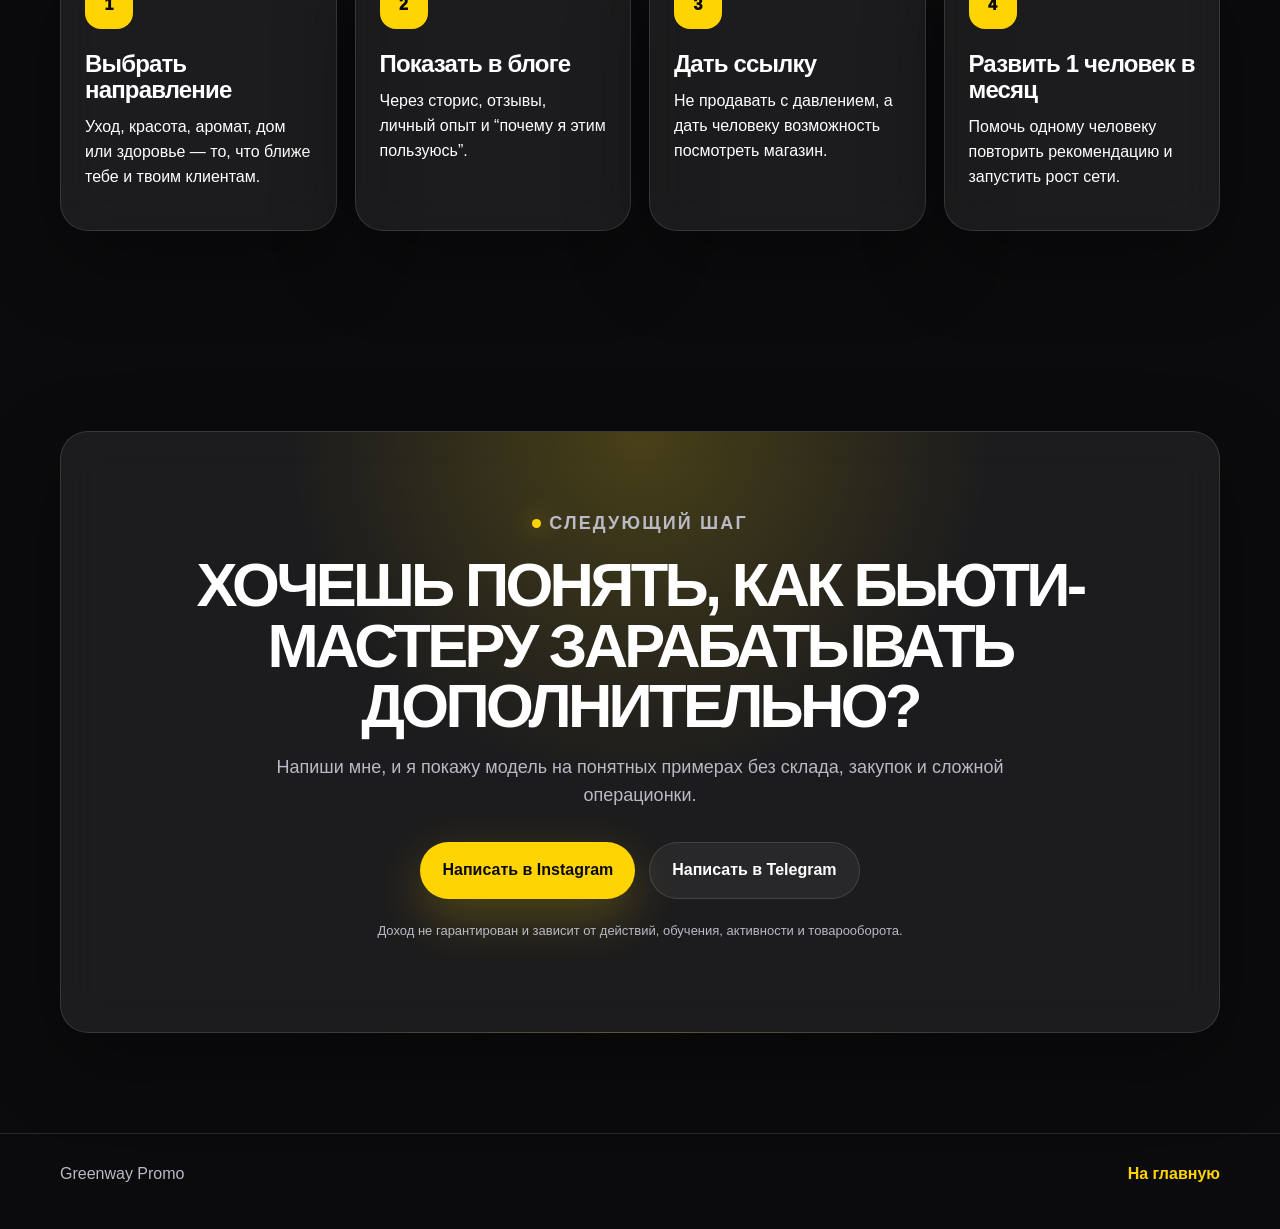
<file: beauty/index.html>
<!DOCTYPE html>
<html lang="ru">
<head>
  <meta charset="UTF-8" />
  <meta name="viewport" content="width=device-width, initial-scale=1.0" />
  <title>Greenway для бьюти-специалистов</title>
  <link rel="stylesheet" href="../style.css" />
  <link rel="stylesheet" href="../audiences.css" />
</head>
<body>
  <div class="page-bg" aria-hidden="true"></div>

  <header class="site-header">
    <a class="brand" href="../"><span class="brand-mark">GW</span><span>Greenway Promo</span></a>
    <button class="burger" type="button" aria-label="Открыть меню" aria-controls="siteNav" aria-expanded="false"><span class="burger-symbol">☰</span><span class="burger-x">×</span></button>
    <nav class="nav" id="siteNav" aria-label="Навигация"><a href="../#audiences">Для кого</a><a href="../#model">Модель</a><a href="../#strategy">1+1</a><a href="#contact">Прийти</a></nav>
  </header>

  <main>
    <section class="section persona-hero">
      <div class="container persona-hero-grid">
        <div class="reveal"><p class="eyebrow">Для бьюти-специалистов</p><h1>Дополнительный доход на базе доверия клиентов.</h1><p class="hero-text">Если ты мастер маникюра, парикмахер, косметолог, бровист, массажист или другой специалист, у тебя уже есть главное — доверие людей. Greenway может стать дополнительным направлением без открытия магазина и закупки товара.</p><div class="hero-actions"><a class="btn btn-primary" href="#contact">Посмотреть модель для бьюти</a><a class="btn btn-secondary" href="../#audiences">Выбрать другую ситуацию</a></div></div>
        <div class="persona-card reveal delay-1"><div class="persona-icon">💅</div><strong>+₽</strong><p>Не вместо твоей профессии, а рядом с ней: клиентская база, личный бренд и рекомендации могут работать вместе.</p></div>
      </div>
    </section>

    <section class="section dark"><div class="container persona-columns"><div class="persona-proof reveal"><b>Что уже есть у бьюти-мастера?</b><p>Постоянные клиенты, доверие, диалог, личный контакт и понимание потребностей в уходе, красоте и качестве жизни.</p></div><div class="persona-proof reveal delay-1"><b>Как вписывается Greenway?</b><p>Ты можешь рекомендовать магазин как часть личного опыта: уход, парфюмерия, продукты для дома, красоты, здоровья и семьи.</p></div></div></section>

    <section class="section"><div class="container"><div class="section-heading reveal"><p class="eyebrow">Сценарий старта</p><h2>Как встроить без навязывания</h2></div><div class="persona-steps"><div class="persona-step reveal"><span>1</span><h3>Выбрать направление</h3><p>Уход, красота, аромат, дом или здоровье — то, что ближе тебе и твоим клиентам.</p></div><div class="persona-step reveal delay-1"><span>2</span><h3>Показать в блоге</h3><p>Через сторис, отзывы, личный опыт и “почему я этим пользуюсь”.</p></div><div class="persona-step reveal delay-2"><span>3</span><h3>Дать ссылку</h3><p>Не продавать с давлением, а дать человеку возможность посмотреть магазин.</p></div><div class="persona-step reveal"><span>4</span><h3>Развить 1+1</h3><p>Помочь одному человеку повторить рекомендацию и запустить рост сети.</p></div></div></div></section>

    <section class="section final" id="contact"><div class="container final-card reveal"><p class="eyebrow">Следующий шаг</p><h2>Хочешь понять, как бьюти-мастеру зарабатывать дополнительно?</h2><p>Напиши мне, и я покажу модель на понятных примерах без склада, закупок и сложной операционки.</p><div class="hero-actions center"><a class="btn btn-primary" href="https://instagram.com/ilya_vsevolodov" target="_blank" rel="noopener">Написать в Instagram</a><a class="btn btn-secondary" href="https://t.me/ilya_vsevolodov" target="_blank" rel="noopener">Написать в Telegram</a></div><p class="small-note">Доход не гарантирован и зависит от действий, обучения, активности и товарооборота.</p></div></section>
  </main>

  <footer class="footer"><div class="container footer-inner"><span>Greenway Promo</span><a href="../">На главную</a></div></footer>
  <script src="../script.js"></script>
</body>
</html>
</file>
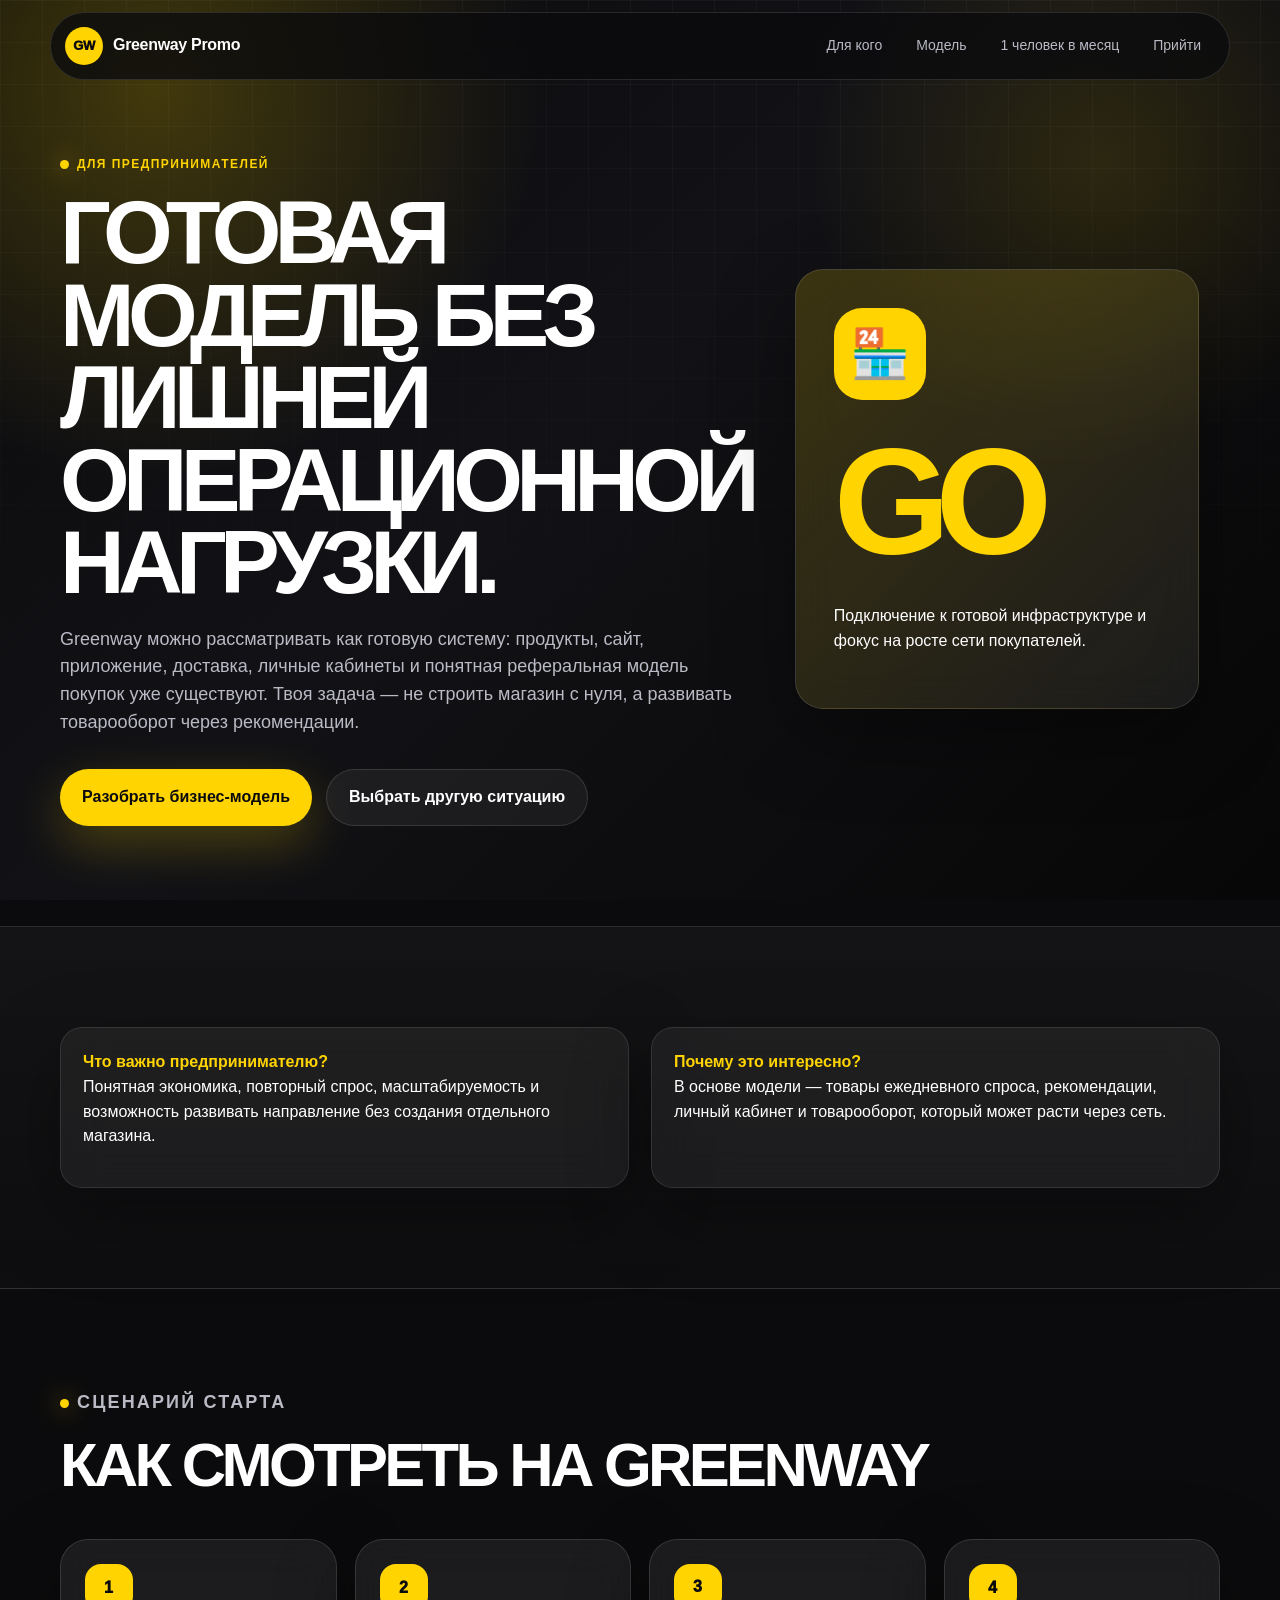
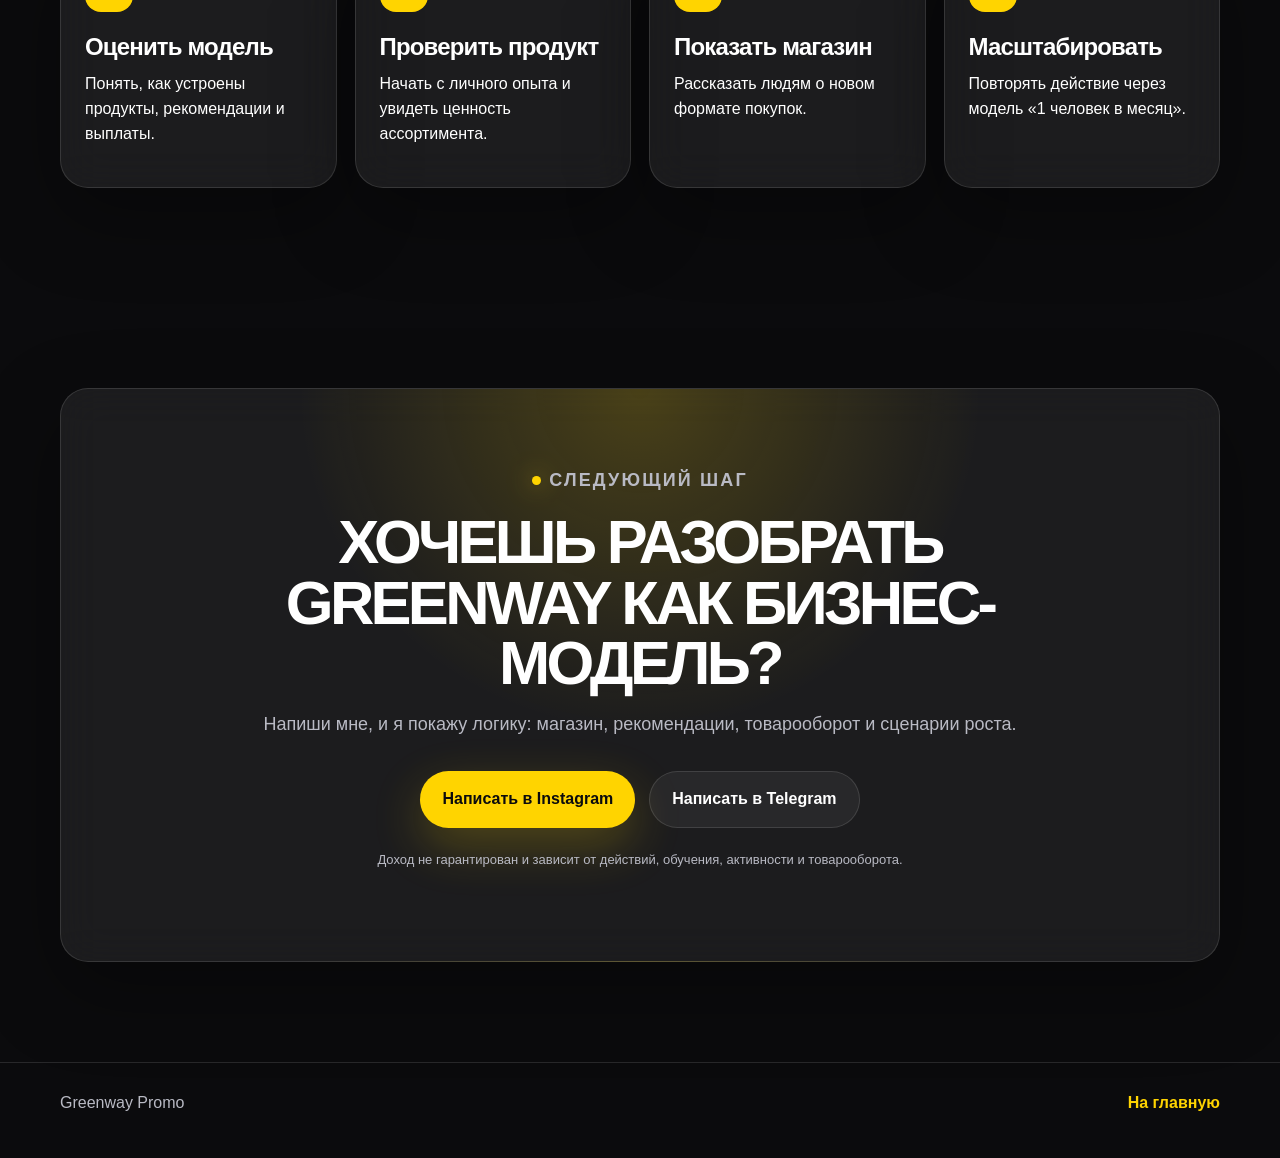
<file: business/index.html>
<!DOCTYPE html>
<html lang="ru">
<head>
  <meta charset="UTF-8" />
  <meta name="viewport" content="width=device-width, initial-scale=1.0" />
  <title>Greenway для предпринимателей</title>
  <link rel="stylesheet" href="../style.css" />
  <link rel="stylesheet" href="../audiences.css" />
</head>
<body>
  <div class="page-bg" aria-hidden="true"></div>

  <header class="site-header">
    <a class="brand" href="../"><span class="brand-mark">GW</span><span>Greenway Promo</span></a>
    <button class="burger" type="button" aria-label="Открыть меню" aria-controls="siteNav" aria-expanded="false"><span class="burger-symbol">☰</span><span class="burger-x">×</span></button>
    <nav class="nav" id="siteNav" aria-label="Навигация"><a href="../#audiences">Для кого</a><a href="../#model">Модель</a><a href="../#strategy">1+1</a><a href="#contact">Прийти</a></nav>
  </header>

  <main>
    <section class="section persona-hero">
      <div class="container persona-hero-grid">
        <div class="reveal"><p class="eyebrow">Для предпринимателей</p><h1>Готовая модель без лишней операционной нагрузки.</h1><p class="hero-text">Greenway можно рассматривать как готовую систему: продукты, сайт, приложение, доставка, личные кабинеты и понятная реферальная модель покупок уже существуют. Твоя задача — не строить магазин с нуля, а развивать товарооборот через рекомендации.</p><div class="hero-actions"><a class="btn btn-primary" href="#contact">Разобрать бизнес-модель</a><a class="btn btn-secondary" href="../#audiences">Выбрать другую ситуацию</a></div></div>
        <div class="persona-card reveal delay-1"><div class="persona-icon">🏪</div><strong>GO</strong><p>Подключение к готовой инфраструктуре и фокус на росте сети покупателей.</p></div>
      </div>
    </section>

    <section class="section dark"><div class="container persona-columns"><div class="persona-proof reveal"><b>Что важно предпринимателю?</b><p>Понятная экономика, повторный спрос, масштабируемость и возможность развивать направление без создания отдельного магазина.</p></div><div class="persona-proof reveal delay-1"><b>Почему это интересно?</b><p>В основе модели — товары ежедневного спроса, рекомендации, личный кабинет и товарооборот, который может расти через сеть.</p></div></div></section>

    <section class="section"><div class="container"><div class="section-heading reveal"><p class="eyebrow">Сценарий старта</p><h2>Как смотреть на Greenway</h2></div><div class="persona-steps"><div class="persona-step reveal"><span>1</span><h3>Оценить модель</h3><p>Понять, как устроены продукты, рекомендации и выплаты.</p></div><div class="persona-step reveal delay-1"><span>2</span><h3>Проверить продукт</h3><p>Начать с личного опыта и увидеть ценность ассортимента.</p></div><div class="persona-step reveal delay-2"><span>3</span><h3>Показать магазин</h3><p>Рассказать людям о новом формате покупок.</p></div><div class="persona-step reveal"><span>4</span><h3>Масштабировать</h3><p>Повторять действие через стратегию 1+1.</p></div></div></div></section>

    <section class="section final" id="contact"><div class="container final-card reveal"><p class="eyebrow">Следующий шаг</p><h2>Хочешь разобрать Greenway как бизнес-модель?</h2><p>Напиши мне, и я покажу логику: магазин, рекомендации, товарооборот и сценарии роста.</p><div class="hero-actions center"><a class="btn btn-primary" href="https://instagram.com/ilya_vsevolodov" target="_blank" rel="noopener">Написать в Instagram</a><a class="btn btn-secondary" href="https://t.me/ilya_vsevolodov" target="_blank" rel="noopener">Написать в Telegram</a></div><p class="small-note">Доход не гарантирован и зависит от действий, обучения, активности и товарооборота.</p></div></section>
  </main>

  <footer class="footer"><div class="container footer-inner"><span>Greenway Promo</span><a href="../">На главную</a></div></footer>
  <script src="../script.js"></script>
</body>
</html>
</file>
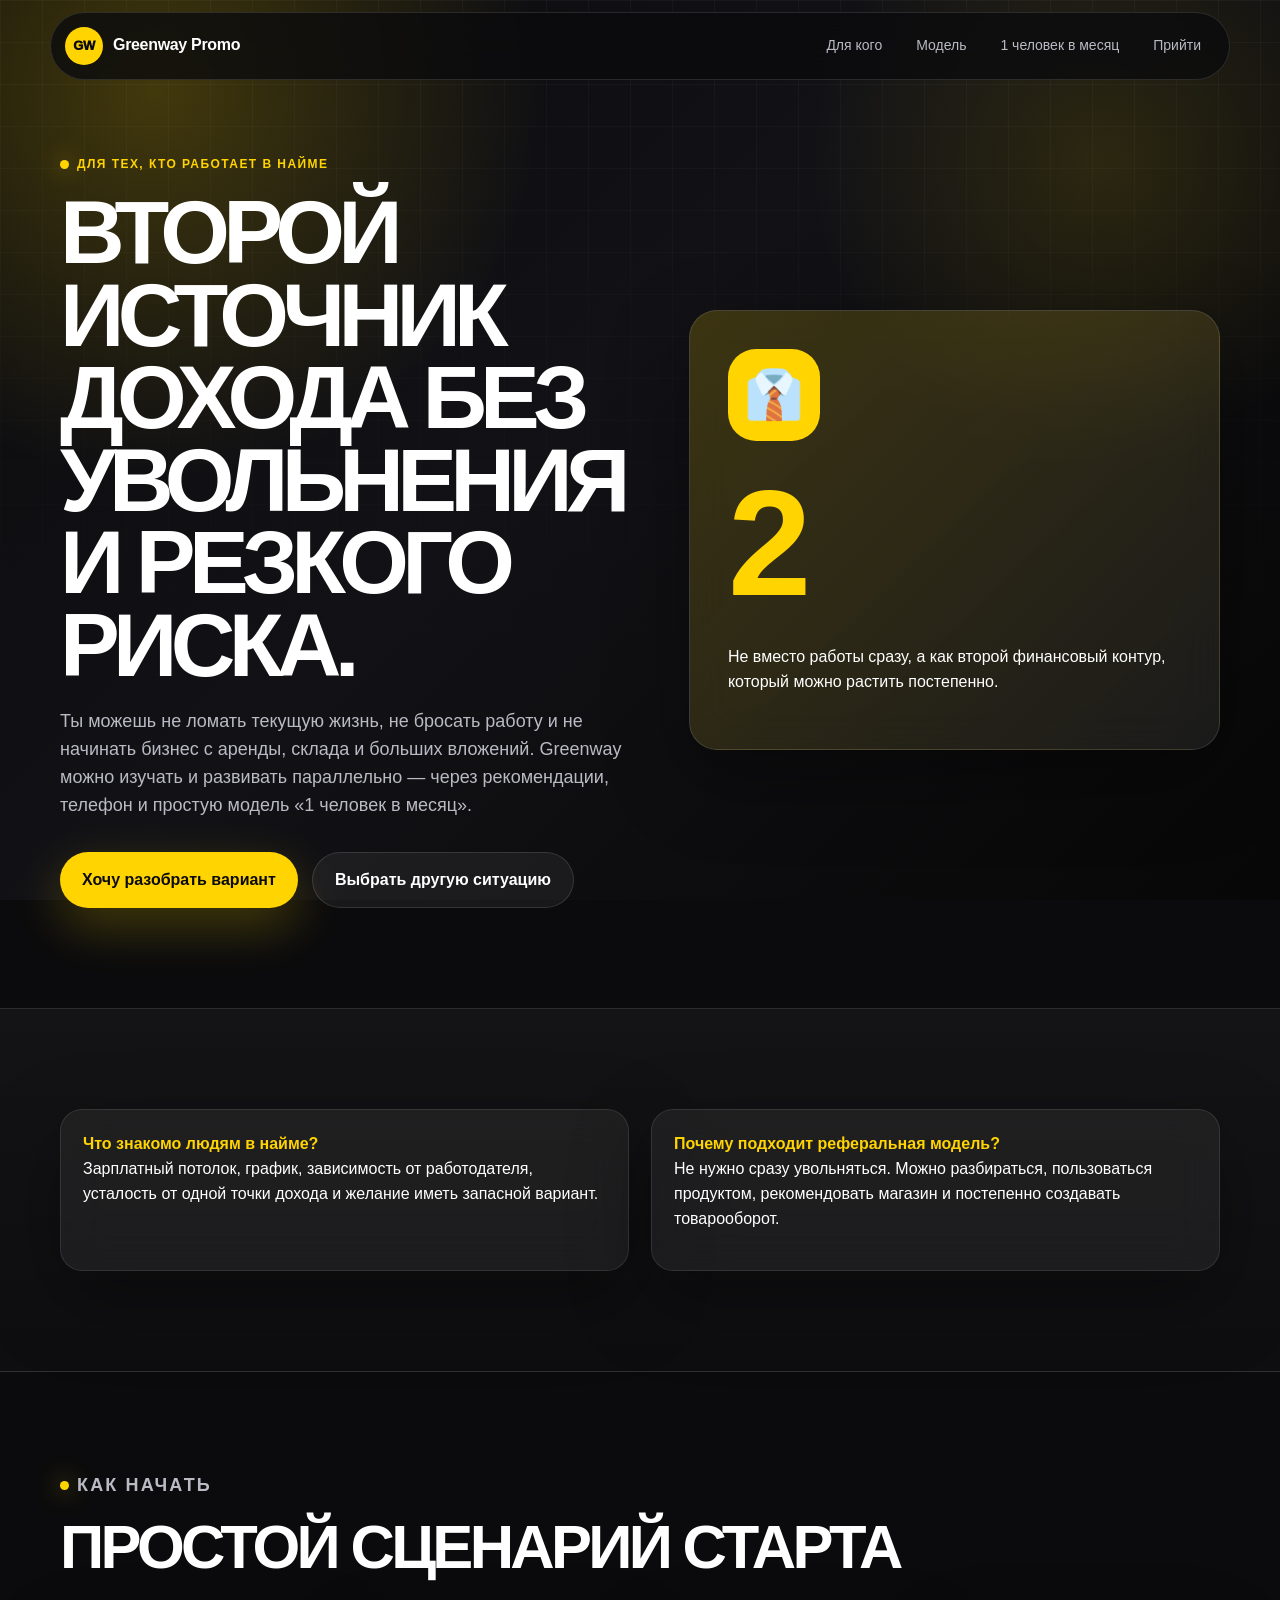
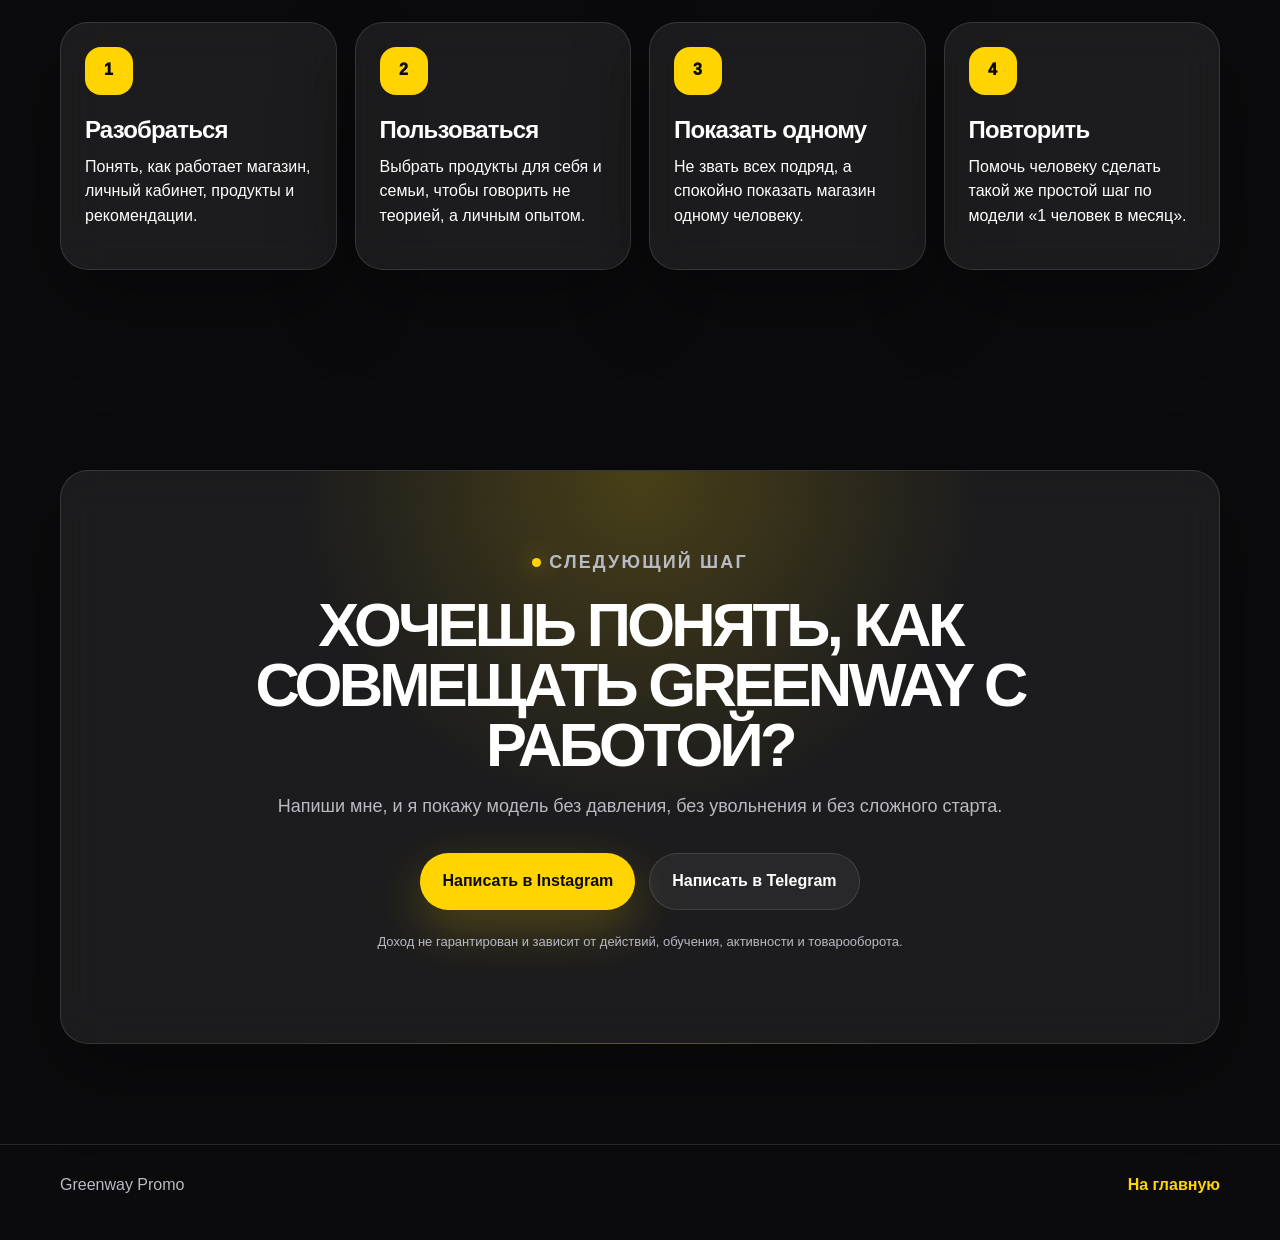
<file: employee/index.html>
<!DOCTYPE html>
<html lang="ru">
<head>
  <meta charset="UTF-8" />
  <meta name="viewport" content="width=device-width, initial-scale=1.0" />
  <title>Greenway для тех, кто работает в найме</title>
  <link rel="stylesheet" href="../style.css" />
  <link rel="stylesheet" href="../audiences.css" />
</head>
<body>
  <div class="page-bg" aria-hidden="true"></div>

  <header class="site-header">
    <a class="brand" href="../"><span class="brand-mark">GW</span><span>Greenway Promo</span></a>
    <button class="burger" type="button" aria-label="Открыть меню" aria-controls="siteNav" aria-expanded="false"><span class="burger-symbol">☰</span><span class="burger-x">×</span></button>
    <nav class="nav" id="siteNav" aria-label="Навигация">
      <a href="../#audiences">Для кого</a>
      <a href="../#model">Модель</a>
      <a href="../#strategy">1+1</a>
      <a href="#contact">Прийти</a>
    </nav>
  </header>

  <main>
    <section class="section persona-hero">
      <div class="container persona-hero-grid">
        <div class="reveal">
          <p class="eyebrow">Для тех, кто работает в найме</p>
          <h1>Второй источник дохода без увольнения и резкого риска.</h1>
          <p class="hero-text">Ты можешь не ломать текущую жизнь, не бросать работу и не начинать бизнес с аренды, склада и больших вложений. Greenway можно изучать и развивать параллельно — через рекомендации, телефон и простую стратегию 1+1.</p>
          <div class="hero-actions">
            <a class="btn btn-primary" href="#contact">Хочу разобрать вариант</a>
            <a class="btn btn-secondary" href="../#audiences">Выбрать другую ситуацию</a>
          </div>
        </div>
        <div class="persona-card reveal delay-1"><div class="persona-icon">👔</div><strong>2</strong><p>Не вместо работы сразу, а как второй финансовый контур, который можно растить постепенно.</p></div>
      </div>
    </section>

    <section class="section dark">
      <div class="container persona-columns">
        <div class="persona-proof reveal"><b>Что знакомо людям в найме?</b><p>Зарплатный потолок, график, зависимость от работодателя, усталость от одной точки дохода и желание иметь запасной вариант.</p></div>
        <div class="persona-proof reveal delay-1"><b>Почему подходит реферальная модель?</b><p>Не нужно сразу увольняться. Можно разбираться, пользоваться продуктом, рекомендовать магазин и постепенно создавать товарооборот.</p></div>
      </div>
    </section>

    <section class="section">
      <div class="container">
        <div class="section-heading reveal"><p class="eyebrow">Как начать</p><h2>Простой сценарий старта</h2></div>
        <div class="persona-steps">
          <div class="persona-step reveal"><span>1</span><h3>Разобраться</h3><p>Понять, как работает магазин, личный кабинет, продукты и рекомендации.</p></div>
          <div class="persona-step reveal delay-1"><span>2</span><h3>Пользоваться</h3><p>Выбрать продукты для себя и семьи, чтобы говорить не теорией, а личным опытом.</p></div>
          <div class="persona-step reveal delay-2"><span>3</span><h3>Показать одному</h3><p>Не звать всех подряд, а спокойно показать магазин одному человеку.</p></div>
          <div class="persona-step reveal"><span>4</span><h3>Повторить</h3><p>Помочь человеку сделать такой же простой шаг по стратегии 1+1.</p></div>
        </div>
      </div>
    </section>

    <section class="section final" id="contact"><div class="container final-card reveal"><p class="eyebrow">Следующий шаг</p><h2>Хочешь понять, как совмещать Greenway с работой?</h2><p>Напиши мне, и я покажу модель без давления, без увольнения и без сложного старта.</p><div class="hero-actions center"><a class="btn btn-primary" href="https://instagram.com/ilya_vsevolodov" target="_blank" rel="noopener">Написать в Instagram</a><a class="btn btn-secondary" href="https://t.me/ilya_vsevolodov" target="_blank" rel="noopener">Написать в Telegram</a></div><p class="small-note">Доход не гарантирован и зависит от действий, обучения, активности и товарооборота.</p></div></section>
  </main>

  <footer class="footer"><div class="container footer-inner"><span>Greenway Promo</span><a href="../">На главную</a></div></footer>
  <script src="../script.js"></script>
</body>
</html>
</file>
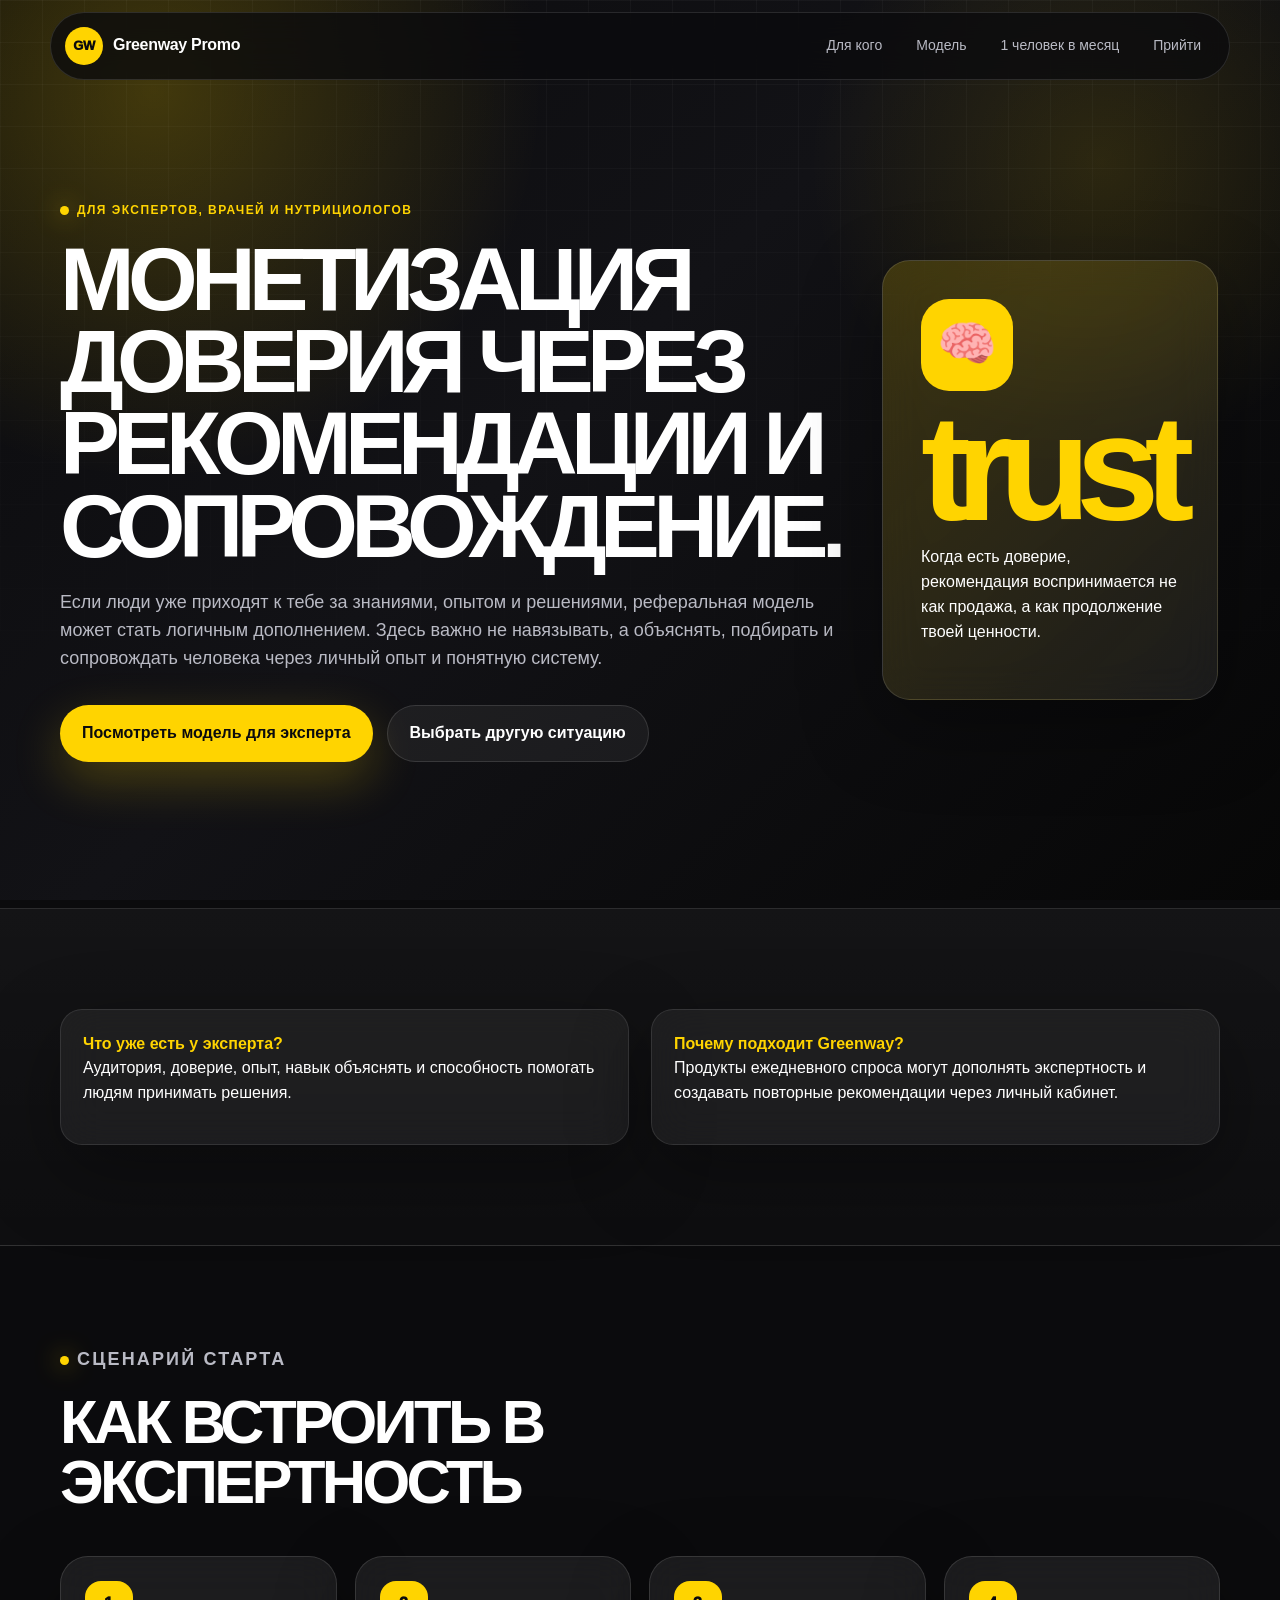
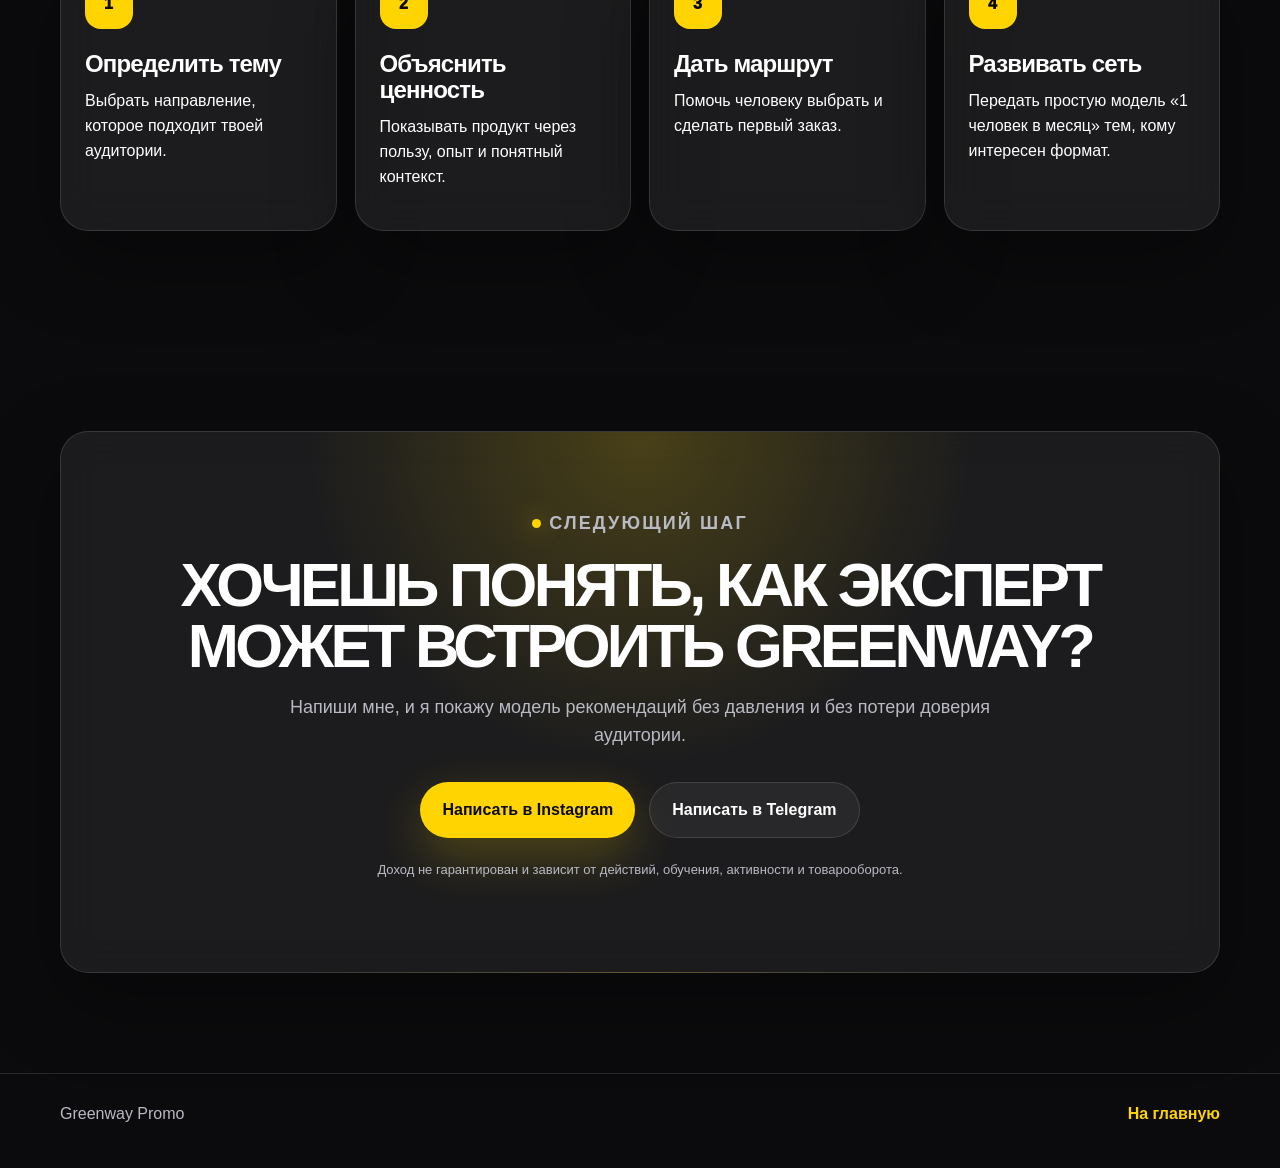
<file: experts/index.html>
<!DOCTYPE html>
<html lang="ru">
<head>
  <meta charset="UTF-8" />
  <meta name="viewport" content="width=device-width, initial-scale=1.0" />
  <title>Greenway для экспертов</title>
  <link rel="stylesheet" href="../style.css" />
  <link rel="stylesheet" href="../audiences.css" />
</head>
<body>
  <div class="page-bg" aria-hidden="true"></div>

  <header class="site-header">
    <a class="brand" href="../"><span class="brand-mark">GW</span><span>Greenway Promo</span></a>
    <button class="burger" type="button" aria-label="Открыть меню" aria-controls="siteNav" aria-expanded="false"><span class="burger-symbol">☰</span><span class="burger-x">×</span></button>
    <nav class="nav" id="siteNav" aria-label="Навигация"><a href="../#audiences">Для кого</a><a href="../#model">Модель</a><a href="../#strategy">1+1</a><a href="#contact">Прийти</a></nav>
  </header>

  <main>
    <section class="section persona-hero">
      <div class="container persona-hero-grid">
        <div class="reveal"><p class="eyebrow">Для экспертов, врачей и нутрициологов</p><h1>Монетизация доверия через рекомендации и сопровождение.</h1><p class="hero-text">Если люди уже приходят к тебе за знаниями, опытом и решениями, реферальная модель может стать логичным дополнением. Здесь важно не навязывать, а объяснять, подбирать и сопровождать человека через личный опыт и понятную систему.</p><div class="hero-actions"><a class="btn btn-primary" href="#contact">Посмотреть модель для эксперта</a><a class="btn btn-secondary" href="../#audiences">Выбрать другую ситуацию</a></div></div>
        <div class="persona-card reveal delay-1"><div class="persona-icon">🧠</div><strong>trust</strong><p>Когда есть доверие, рекомендация воспринимается не как продажа, а как продолжение твоей ценности.</p></div>
      </div>
    </section>

    <section class="section dark"><div class="container persona-columns"><div class="persona-proof reveal"><b>Что уже есть у эксперта?</b><p>Аудитория, доверие, опыт, навык объяснять и способность помогать людям принимать решения.</p></div><div class="persona-proof reveal delay-1"><b>Почему подходит Greenway?</b><p>Продукты ежедневного спроса могут дополнять экспертность и создавать повторные рекомендации через личный кабинет.</p></div></div></section>

    <section class="section"><div class="container"><div class="section-heading reveal"><p class="eyebrow">Сценарий старта</p><h2>Как встроить в экспертность</h2></div><div class="persona-steps"><div class="persona-step reveal"><span>1</span><h3>Определить тему</h3><p>Выбрать направление, которое подходит твоей аудитории.</p></div><div class="persona-step reveal delay-1"><span>2</span><h3>Объяснить ценность</h3><p>Показывать продукт через пользу, опыт и понятный контекст.</p></div><div class="persona-step reveal delay-2"><span>3</span><h3>Дать маршрут</h3><p>Помочь человеку выбрать и сделать первый заказ.</p></div><div class="persona-step reveal"><span>4</span><h3>Развивать сеть</h3><p>Передать простую стратегию 1+1 тем, кому интересен формат.</p></div></div></div></section>

    <section class="section final" id="contact"><div class="container final-card reveal"><p class="eyebrow">Следующий шаг</p><h2>Хочешь понять, как эксперт может встроить Greenway?</h2><p>Напиши мне, и я покажу модель рекомендаций без давления и без потери доверия аудитории.</p><div class="hero-actions center"><a class="btn btn-primary" href="https://instagram.com/ilya_vsevolodov" target="_blank" rel="noopener">Написать в Instagram</a><a class="btn btn-secondary" href="https://t.me/ilya_vsevolodov" target="_blank" rel="noopener">Написать в Telegram</a></div><p class="small-note">Доход не гарантирован и зависит от действий, обучения, активности и товарооборота.</p></div></section>
  </main>

  <footer class="footer"><div class="container footer-inner"><span>Greenway Promo</span><a href="../">На главную</a></div></footer>
  <script src="../script.js"></script>
</body>
</html>
</file>
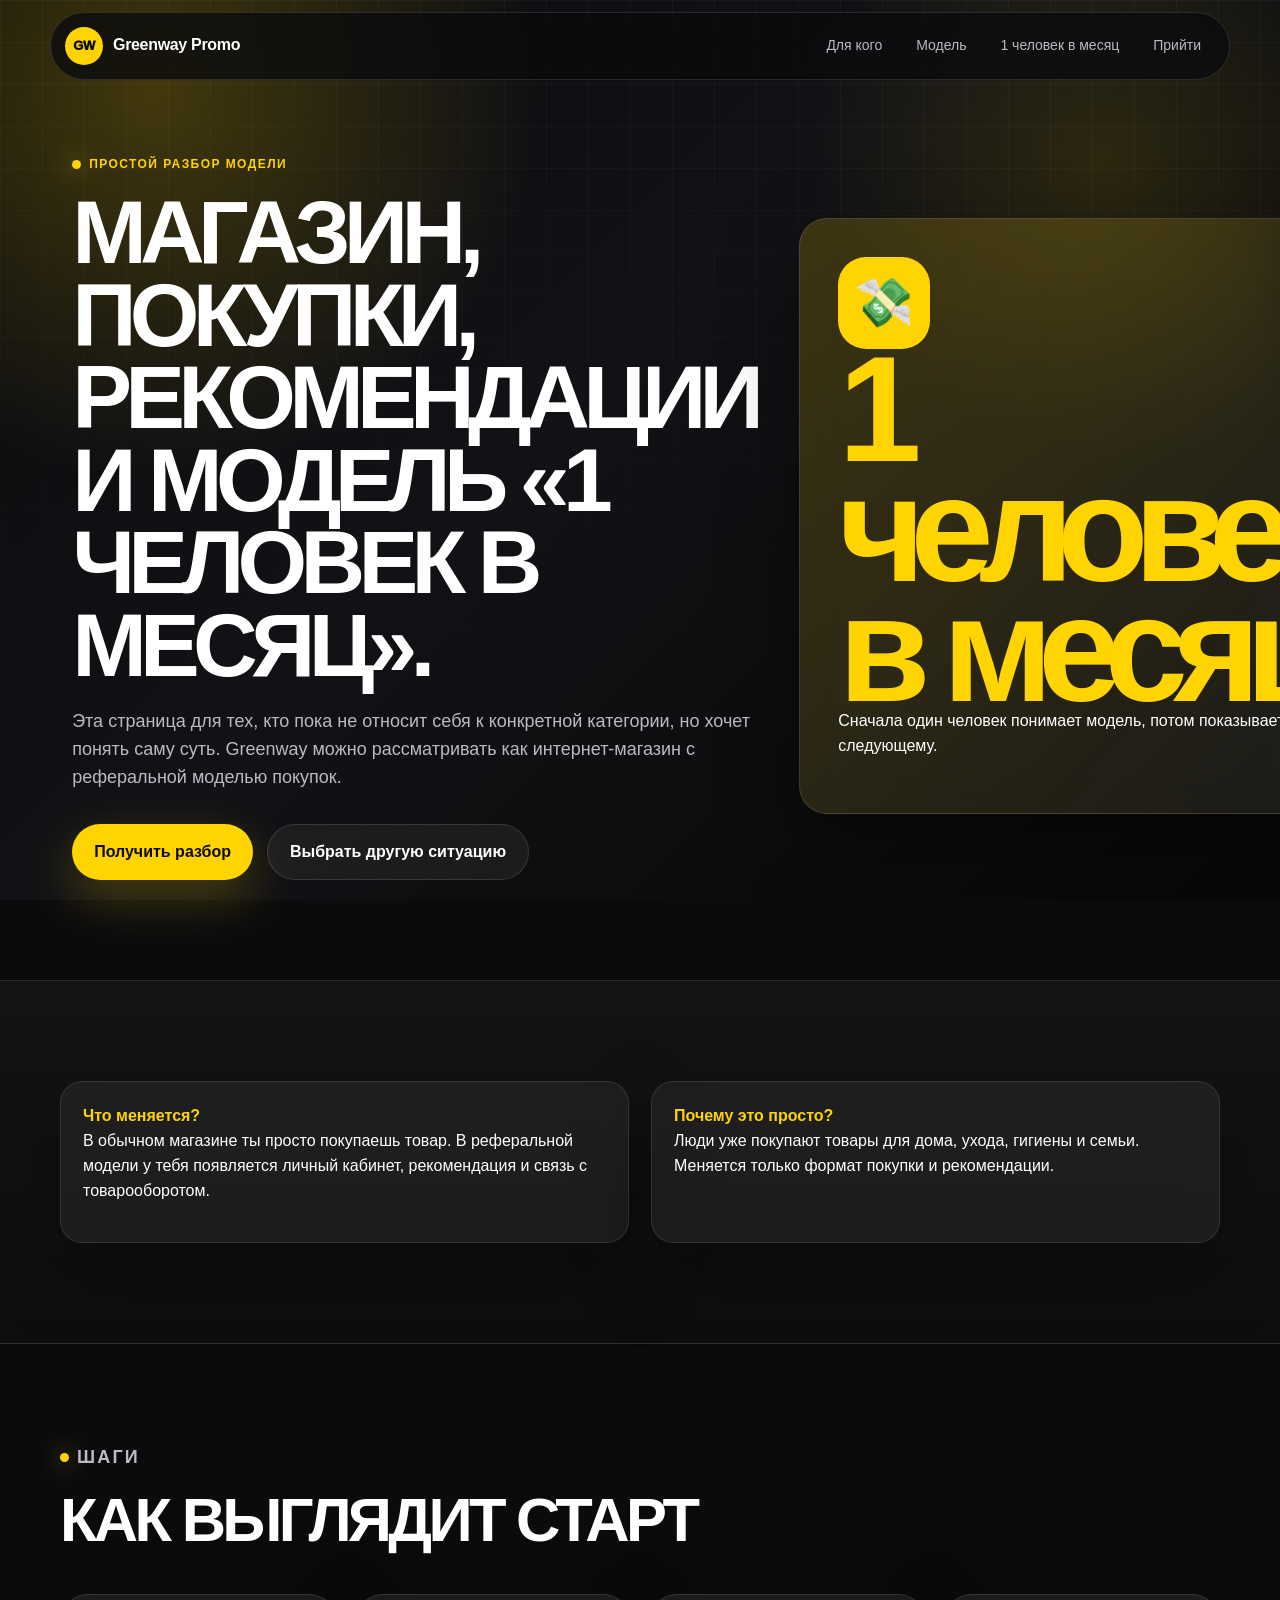
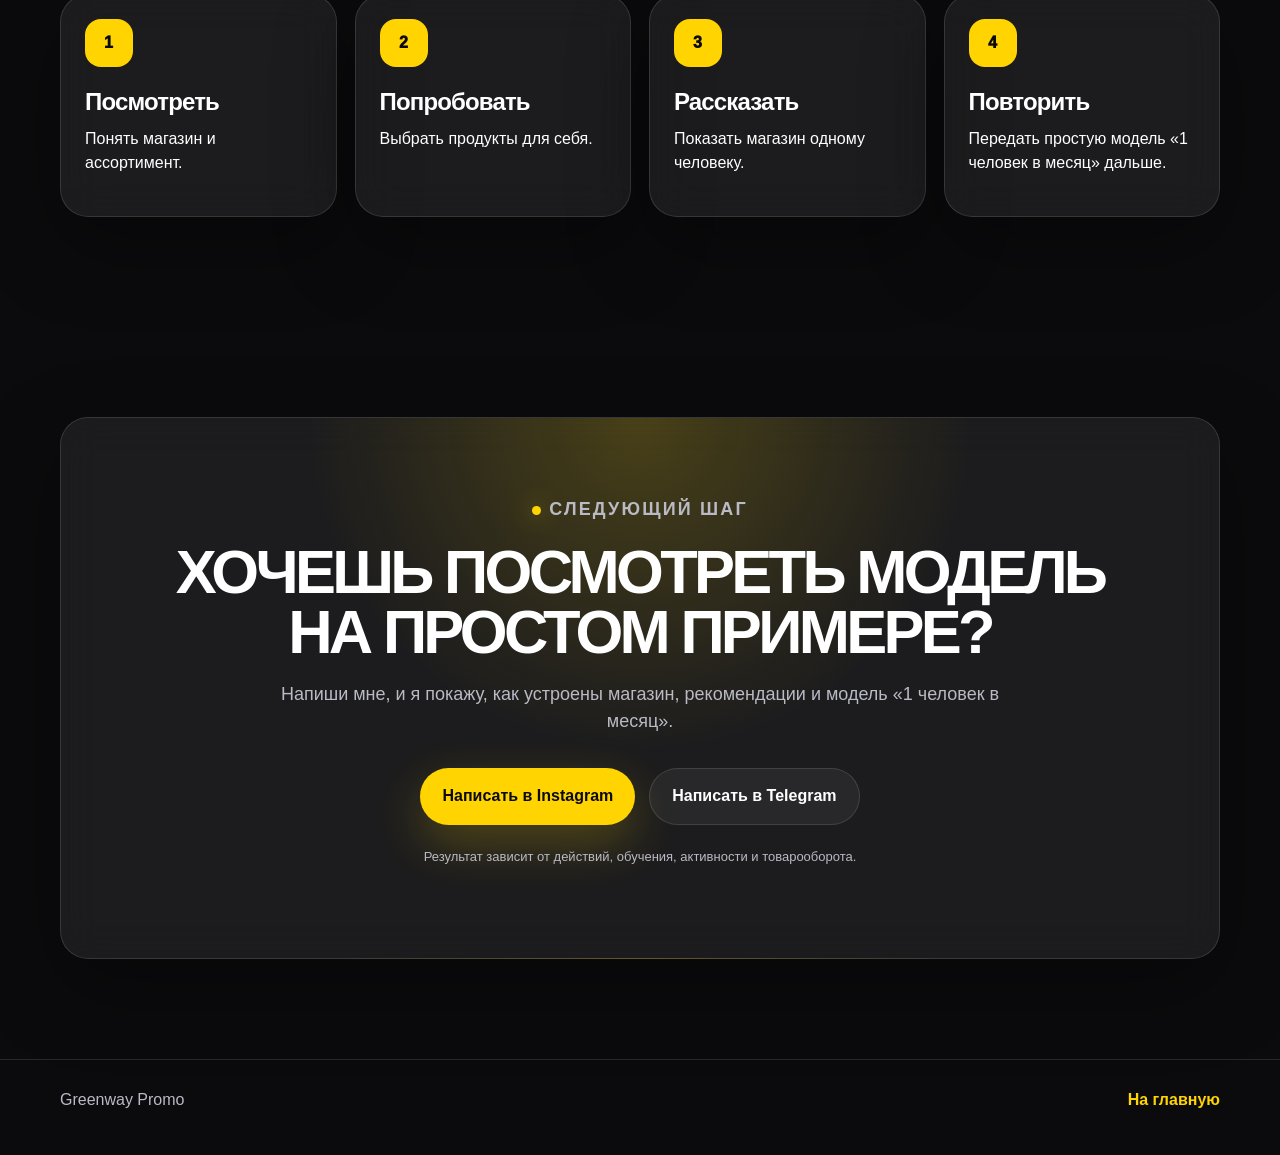
<file: free-income/index.html>
<!DOCTYPE html>
<html lang="ru">
<head>
  <meta charset="UTF-8" />
  <meta name="viewport" content="width=device-width, initial-scale=1.0" />
  <title>Простой разбор Greenway</title>
  <link rel="stylesheet" href="../style.css" />
  <link rel="stylesheet" href="../audiences.css" />
</head>
<body>
  <div class="page-bg" aria-hidden="true"></div>

  <header class="site-header">
    <a class="brand" href="../"><span class="brand-mark">GW</span><span>Greenway Promo</span></a>
    <button class="burger" type="button" aria-label="Открыть меню" aria-controls="siteNav" aria-expanded="false"><span class="burger-symbol">☰</span><span class="burger-x">×</span></button>
    <nav class="nav" id="siteNav" aria-label="Навигация"><a href="../#audiences">Для кого</a><a href="../#model">Модель</a><a href="../#strategy">1+1</a><a href="#contact">Прийти</a></nav>
  </header>

  <main>
    <section class="section persona-hero">
      <div class="container persona-hero-grid">
        <div class="reveal"><p class="eyebrow">Простой разбор модели</p><h1>Магазин, покупки, рекомендации и стратегия 1+1.</h1><p class="hero-text">Эта страница для тех, кто пока не относит себя к конкретной категории, но хочет понять саму суть. Greenway можно рассматривать как интернет-магазин с реферальной моделью покупок.</p><div class="hero-actions"><a class="btn btn-primary" href="#contact">Получить разбор</a><a class="btn btn-secondary" href="../#audiences">Выбрать другую ситуацию</a></div></div>
        <div class="persona-card reveal delay-1"><div class="persona-icon">💸</div><strong>1+1</strong><p>Сначала один человек понимает модель, потом показывает её следующему.</p></div>
      </div>
    </section>

    <section class="section dark"><div class="container persona-columns"><div class="persona-proof reveal"><b>Что меняется?</b><p>В обычном магазине ты просто покупаешь товар. В реферальной модели у тебя появляется личный кабинет, рекомендация и связь с товарооборотом.</p></div><div class="persona-proof reveal delay-1"><b>Почему это просто?</b><p>Люди уже покупают товары для дома, ухода, гигиены и семьи. Меняется только формат покупки и рекомендации.</p></div></div></section>

    <section class="section"><div class="container"><div class="section-heading reveal"><p class="eyebrow">Шаги</p><h2>Как выглядит старт</h2></div><div class="persona-steps"><div class="persona-step reveal"><span>1</span><h3>Посмотреть</h3><p>Понять магазин и ассортимент.</p></div><div class="persona-step reveal delay-1"><span>2</span><h3>Попробовать</h3><p>Выбрать продукты для себя.</p></div><div class="persona-step reveal delay-2"><span>3</span><h3>Рассказать</h3><p>Показать магазин одному человеку.</p></div><div class="persona-step reveal"><span>4</span><h3>Повторить</h3><p>Передать простую стратегию 1+1 дальше.</p></div></div></div></section>

    <section class="section final" id="contact"><div class="container final-card reveal"><p class="eyebrow">Следующий шаг</p><h2>Хочешь посмотреть модель на простом примере?</h2><p>Напиши мне, и я покажу, как устроены магазин, рекомендации и стратегия 1+1.</p><div class="hero-actions center"><a class="btn btn-primary" href="https://instagram.com/ilya_vsevolodov" target="_blank" rel="noopener">Написать в Instagram</a><a class="btn btn-secondary" href="https://t.me/ilya_vsevolodov" target="_blank" rel="noopener">Написать в Telegram</a></div><p class="small-note">Результат зависит от действий, обучения, активности и товарооборота.</p></div></section>
  </main>

  <footer class="footer"><div class="container footer-inner"><span>Greenway Promo</span><a href="../">На главную</a></div></footer>
  <script src="../script.js"></script>
</body>
</html>
</file>
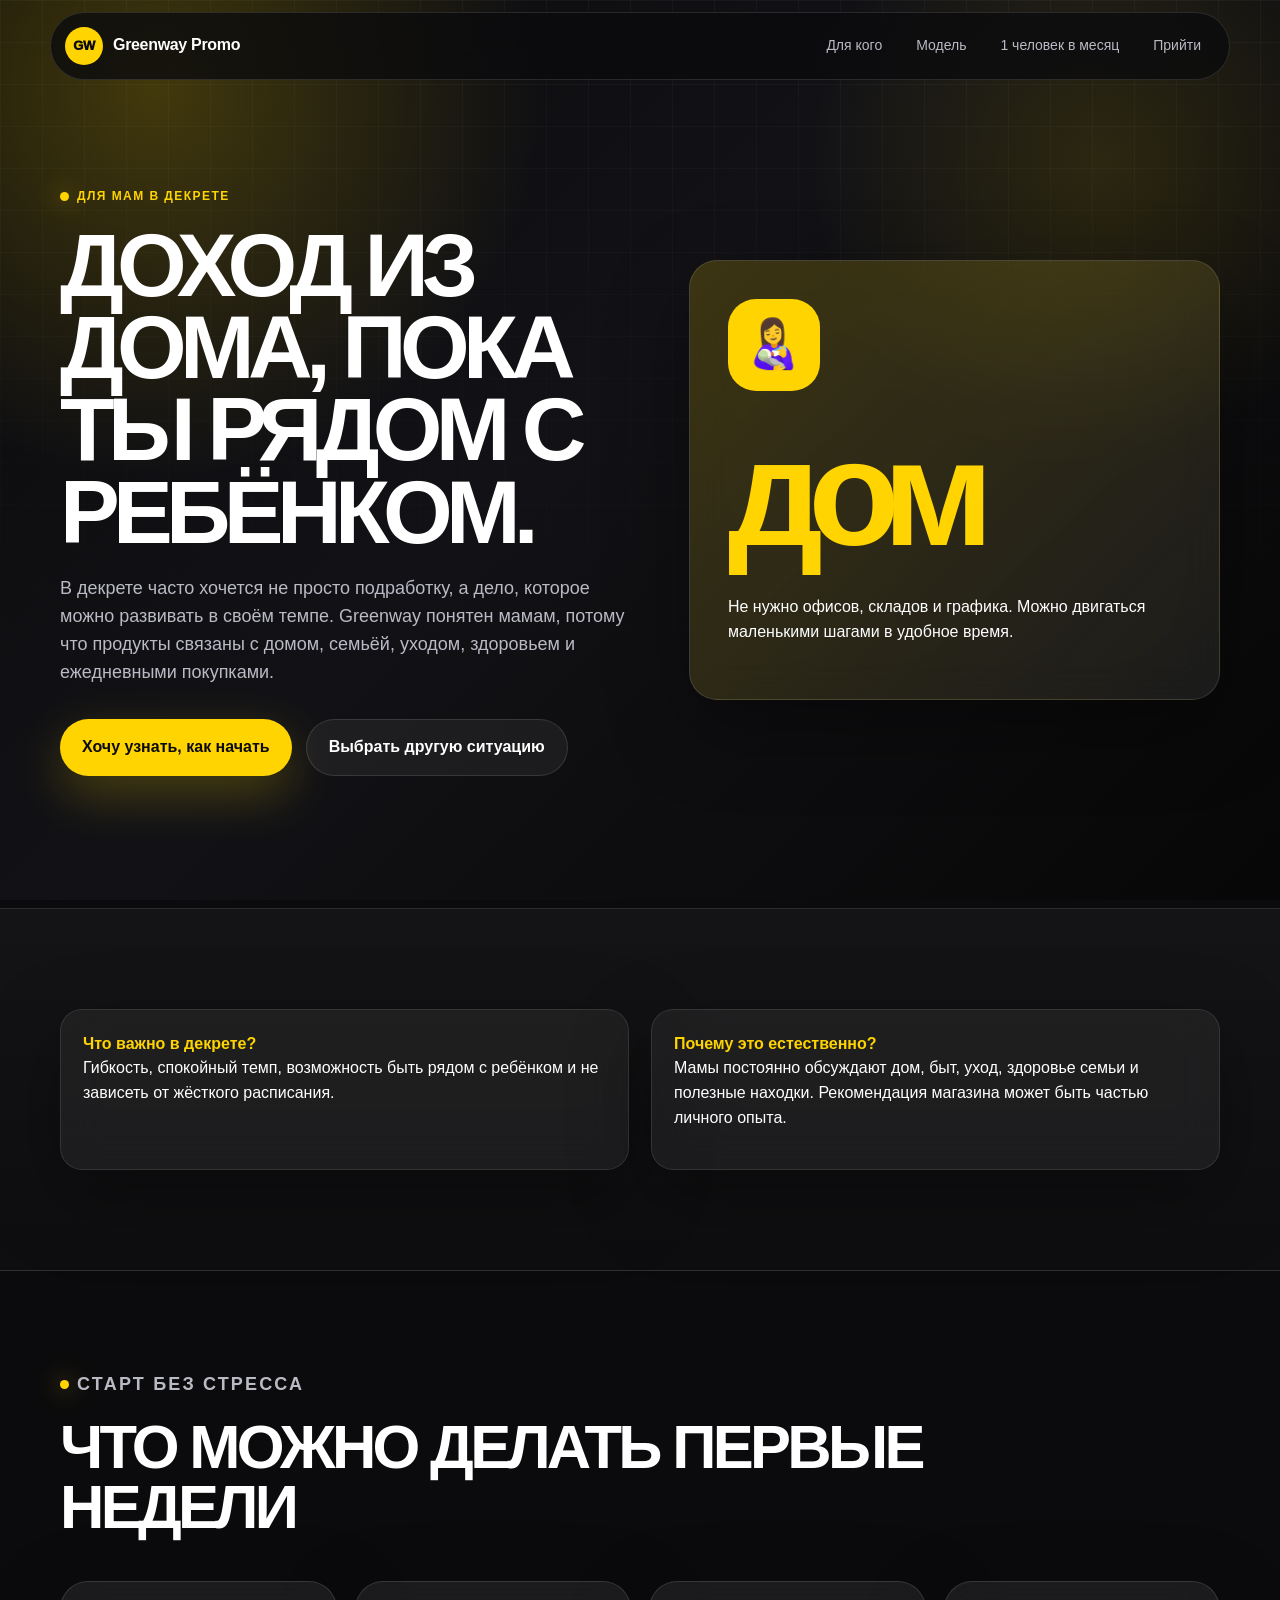
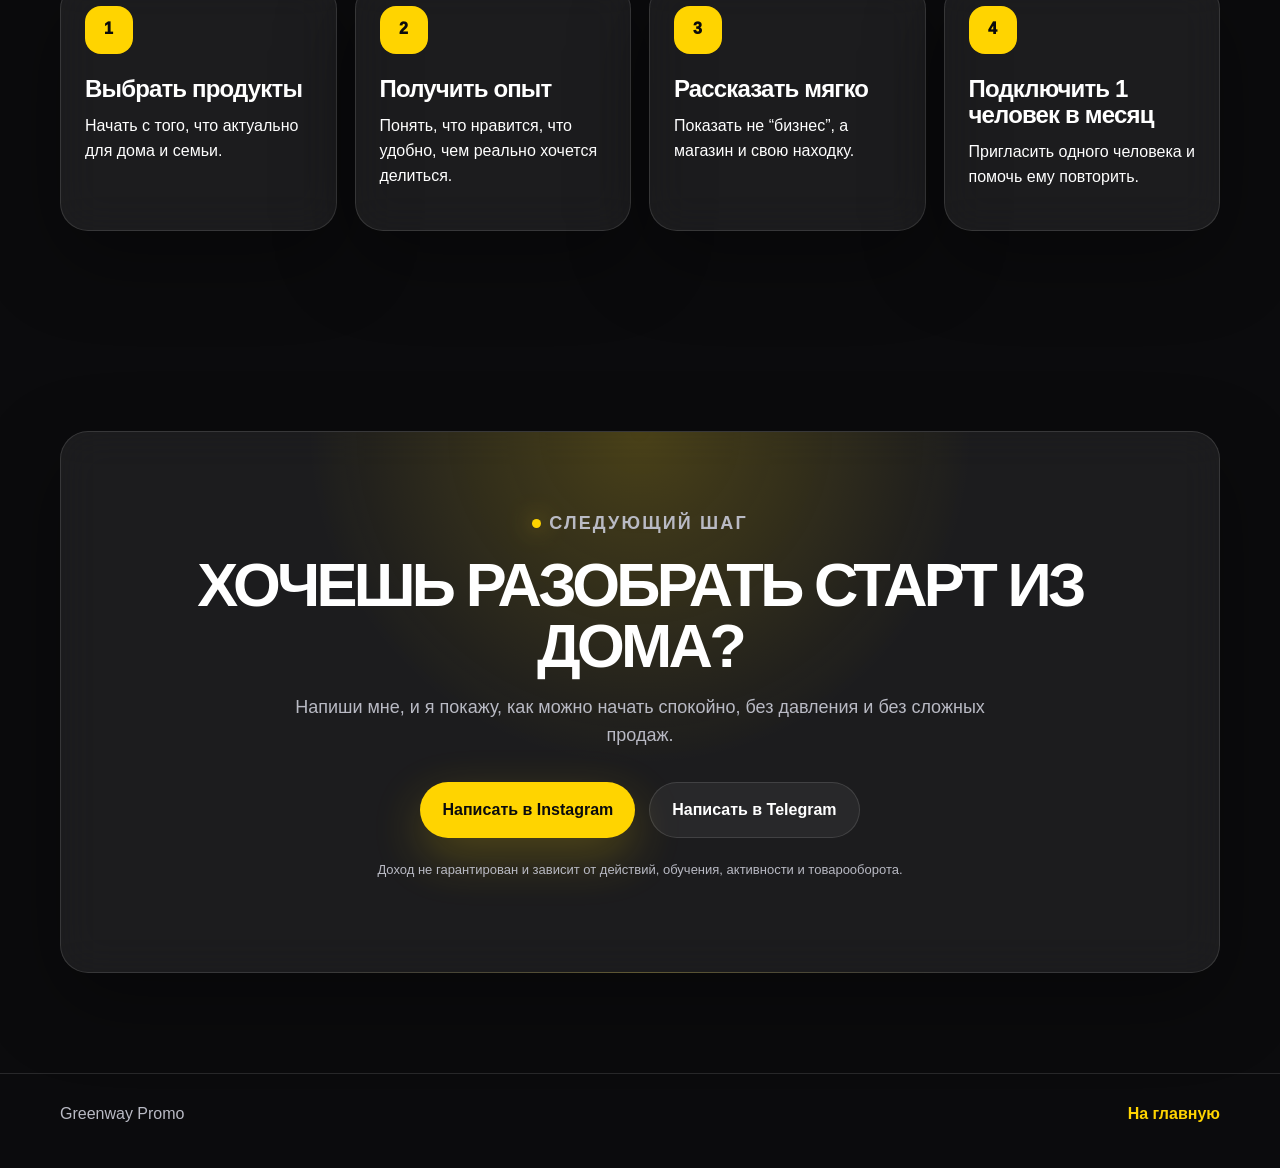
<file: moms/index.html>
<!DOCTYPE html>
<html lang="ru">
<head>
  <meta charset="UTF-8" />
  <meta name="viewport" content="width=device-width, initial-scale=1.0" />
  <title>Greenway для мам в декрете</title>
  <link rel="stylesheet" href="../style.css" />
  <link rel="stylesheet" href="../audiences.css" />
</head>
<body>
  <div class="page-bg" aria-hidden="true"></div>

  <header class="site-header">
    <a class="brand" href="../"><span class="brand-mark">GW</span><span>Greenway Promo</span></a>
    <button class="burger" type="button" aria-label="Открыть меню" aria-controls="siteNav" aria-expanded="false"><span class="burger-symbol">☰</span><span class="burger-x">×</span></button>
    <nav class="nav" id="siteNav" aria-label="Навигация"><a href="../#audiences">Для кого</a><a href="../#model">Модель</a><a href="../#strategy">1+1</a><a href="#contact">Прийти</a></nav>
  </header>

  <main>
    <section class="section persona-hero">
      <div class="container persona-hero-grid">
        <div class="reveal"><p class="eyebrow">Для мам в декрете</p><h1>Доход из дома, пока ты рядом с ребёнком.</h1><p class="hero-text">В декрете часто хочется не просто подработку, а дело, которое можно развивать в своём темпе. Greenway понятен мамам, потому что продукты связаны с домом, семьёй, уходом, здоровьем и ежедневными покупками.</p><div class="hero-actions"><a class="btn btn-primary" href="#contact">Хочу узнать, как начать</a><a class="btn btn-secondary" href="../#audiences">Выбрать другую ситуацию</a></div></div>
        <div class="persona-card reveal delay-1"><div class="persona-icon">👩‍🍼</div><strong>дом</strong><p>Не нужно офисов, складов и графика. Можно двигаться маленькими шагами в удобное время.</p></div>
      </div>
    </section>

    <section class="section dark"><div class="container persona-columns"><div class="persona-proof reveal"><b>Что важно в декрете?</b><p>Гибкость, спокойный темп, возможность быть рядом с ребёнком и не зависеть от жёсткого расписания.</p></div><div class="persona-proof reveal delay-1"><b>Почему это естественно?</b><p>Мамы постоянно обсуждают дом, быт, уход, здоровье семьи и полезные находки. Рекомендация магазина может быть частью личного опыта.</p></div></div></section>

    <section class="section"><div class="container"><div class="section-heading reveal"><p class="eyebrow">Старт без стресса</p><h2>Что можно делать первые недели</h2></div><div class="persona-steps"><div class="persona-step reveal"><span>1</span><h3>Выбрать продукты</h3><p>Начать с того, что актуально для дома и семьи.</p></div><div class="persona-step reveal delay-1"><span>2</span><h3>Получить опыт</h3><p>Понять, что нравится, что удобно, чем реально хочется делиться.</p></div><div class="persona-step reveal delay-2"><span>3</span><h3>Рассказать мягко</h3><p>Показать не “бизнес”, а магазин и свою находку.</p></div><div class="persona-step reveal"><span>4</span><h3>Подключить 1+1</h3><p>Пригласить одного человека и помочь ему повторить.</p></div></div></div></section>

    <section class="section final" id="contact"><div class="container final-card reveal"><p class="eyebrow">Следующий шаг</p><h2>Хочешь разобрать старт из дома?</h2><p>Напиши мне, и я покажу, как можно начать спокойно, без давления и без сложных продаж.</p><div class="hero-actions center"><a class="btn btn-primary" href="https://instagram.com/ilya_vsevolodov" target="_blank" rel="noopener">Написать в Instagram</a><a class="btn btn-secondary" href="https://t.me/ilya_vsevolodov" target="_blank" rel="noopener">Написать в Telegram</a></div><p class="small-note">Доход не гарантирован и зависит от действий, обучения, активности и товарооборота.</p></div></section>
  </main>

  <footer class="footer"><div class="container footer-inner"><span>Greenway Promo</span><a href="../">На главную</a></div></footer>
  <script src="../script.js"></script>
</body>
</html>
</file>
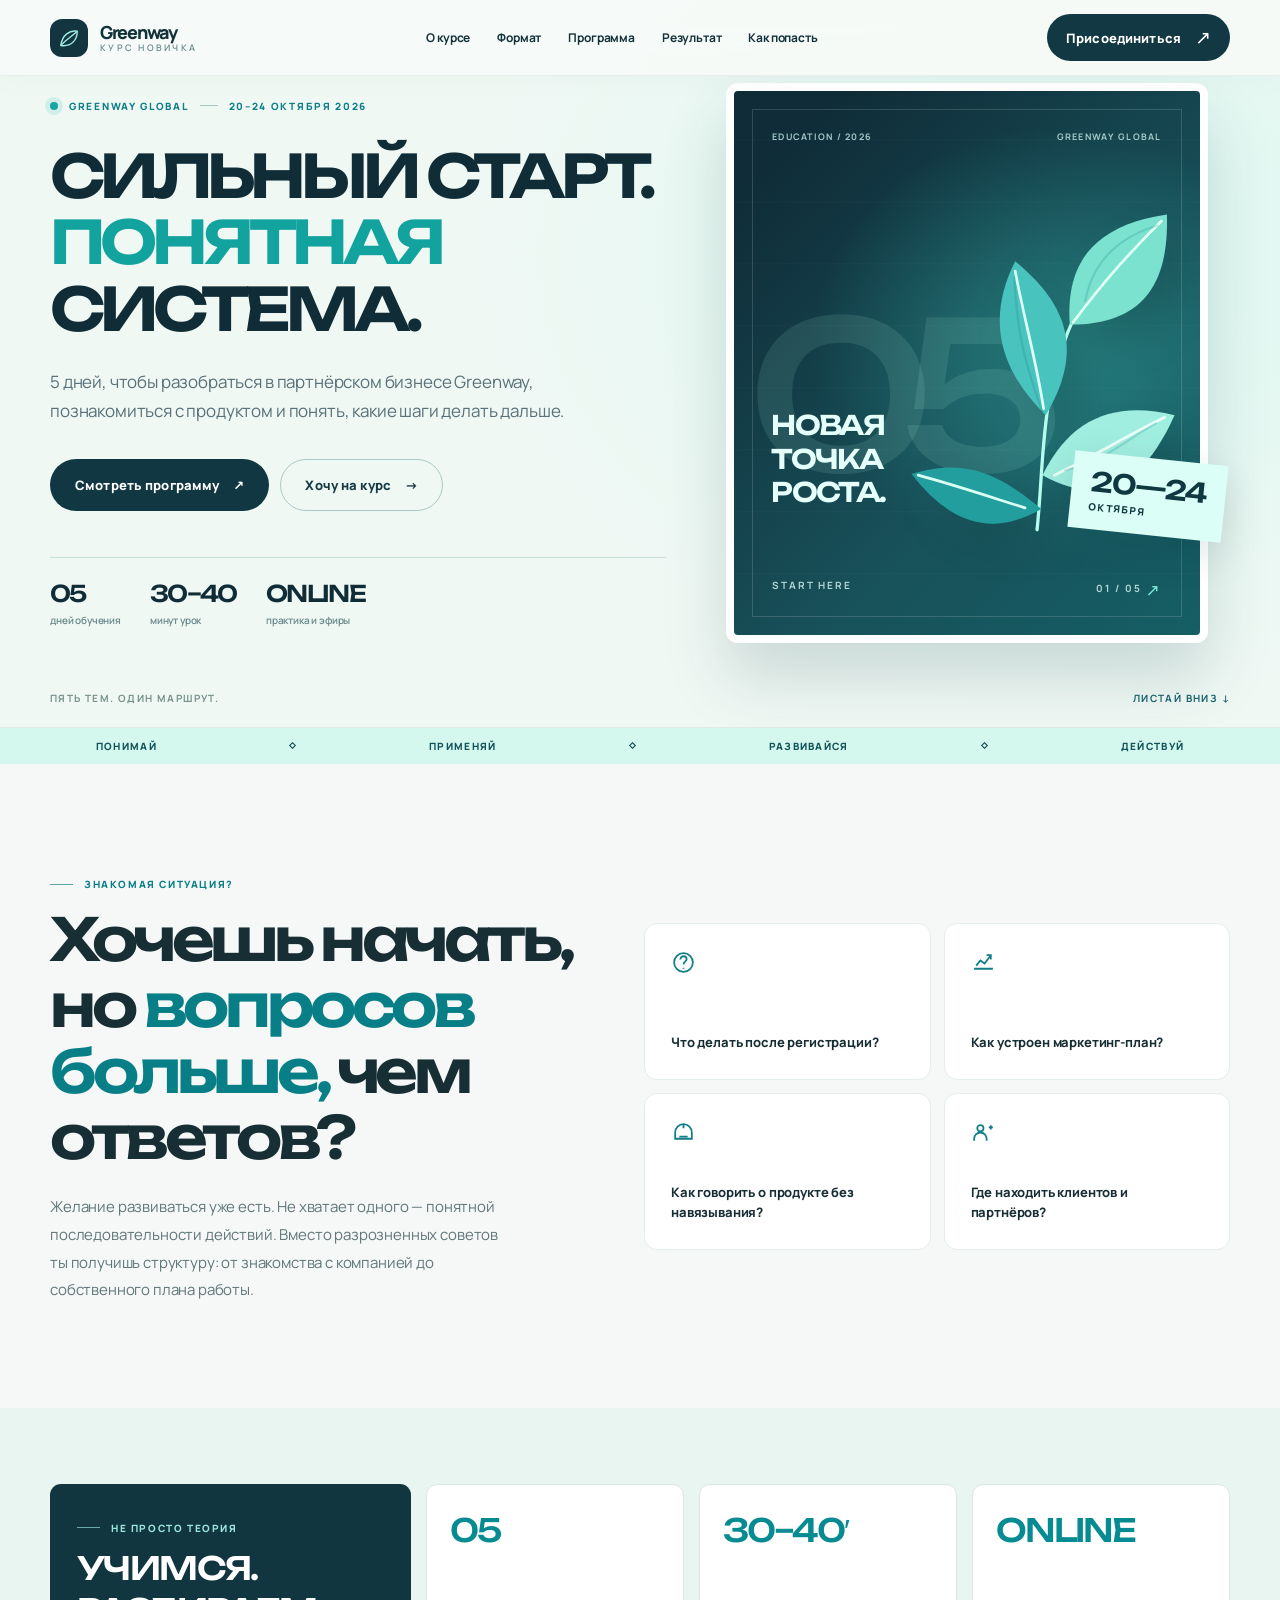
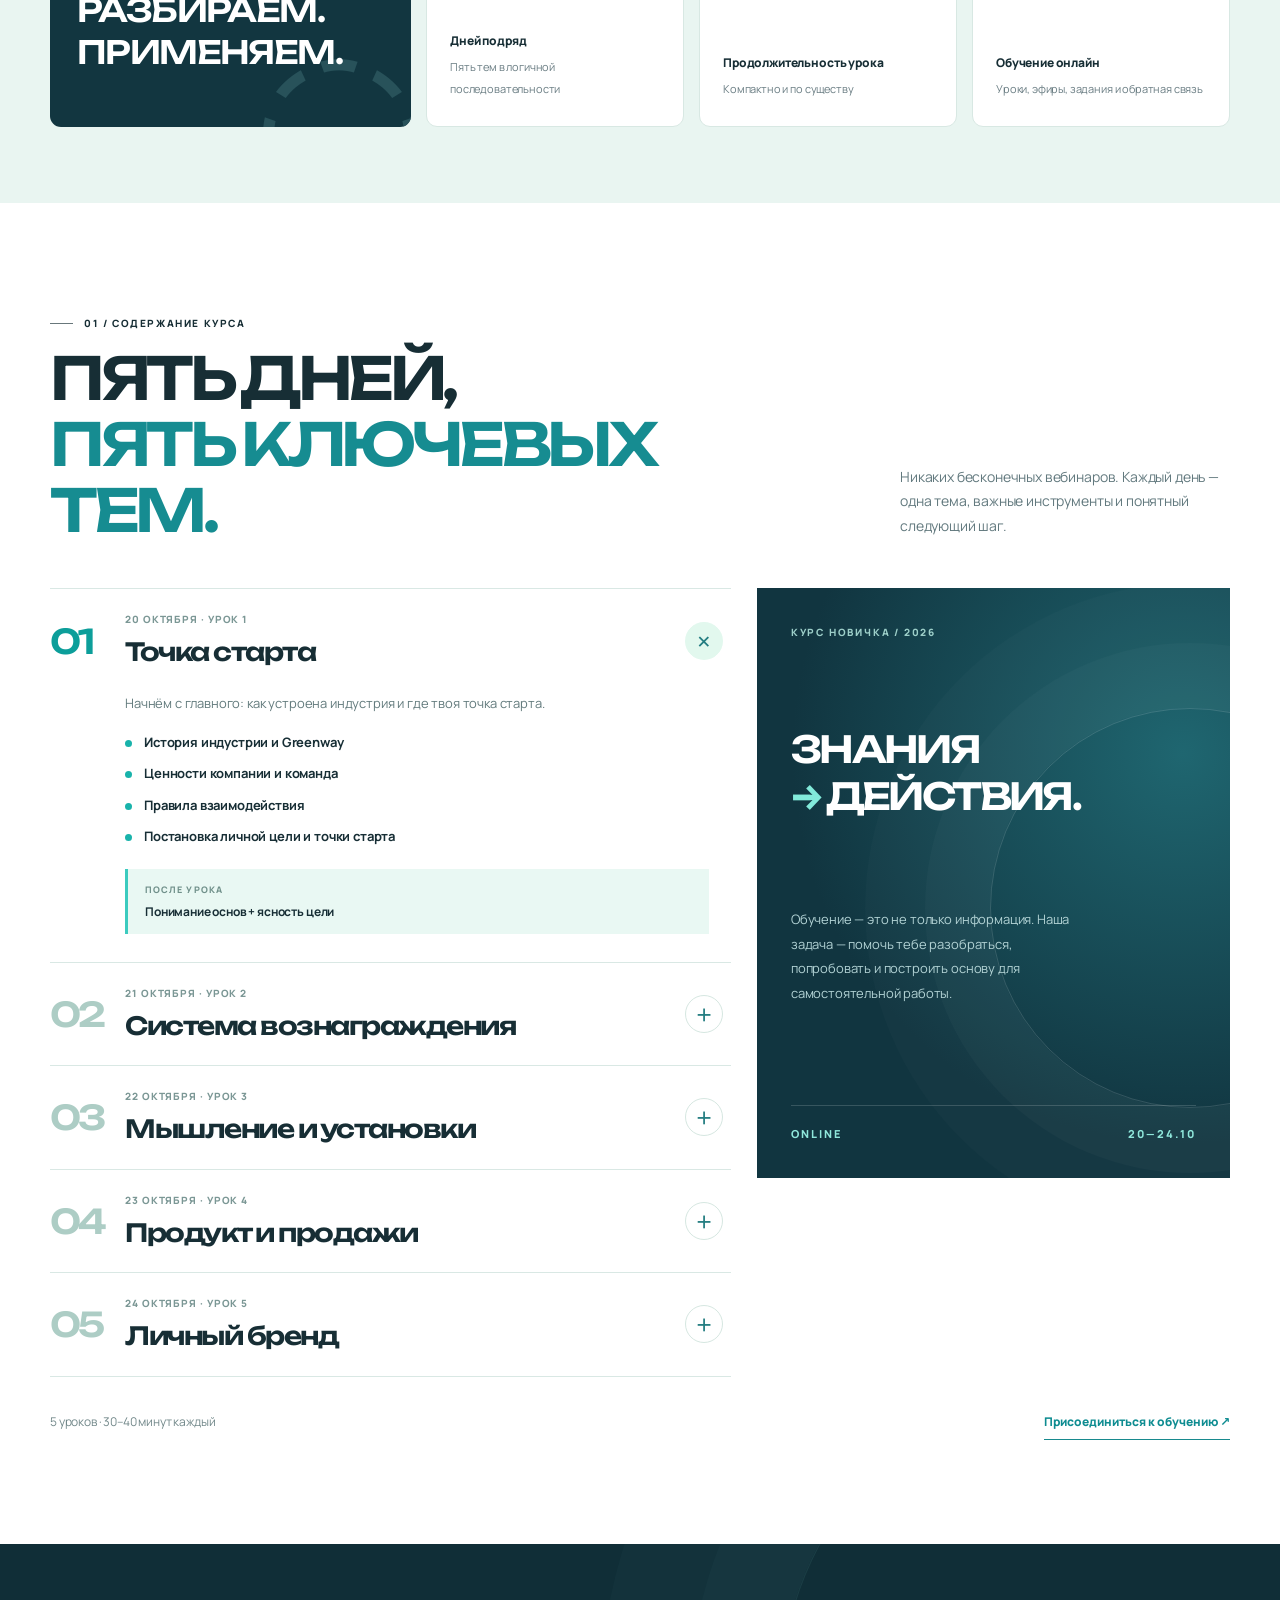
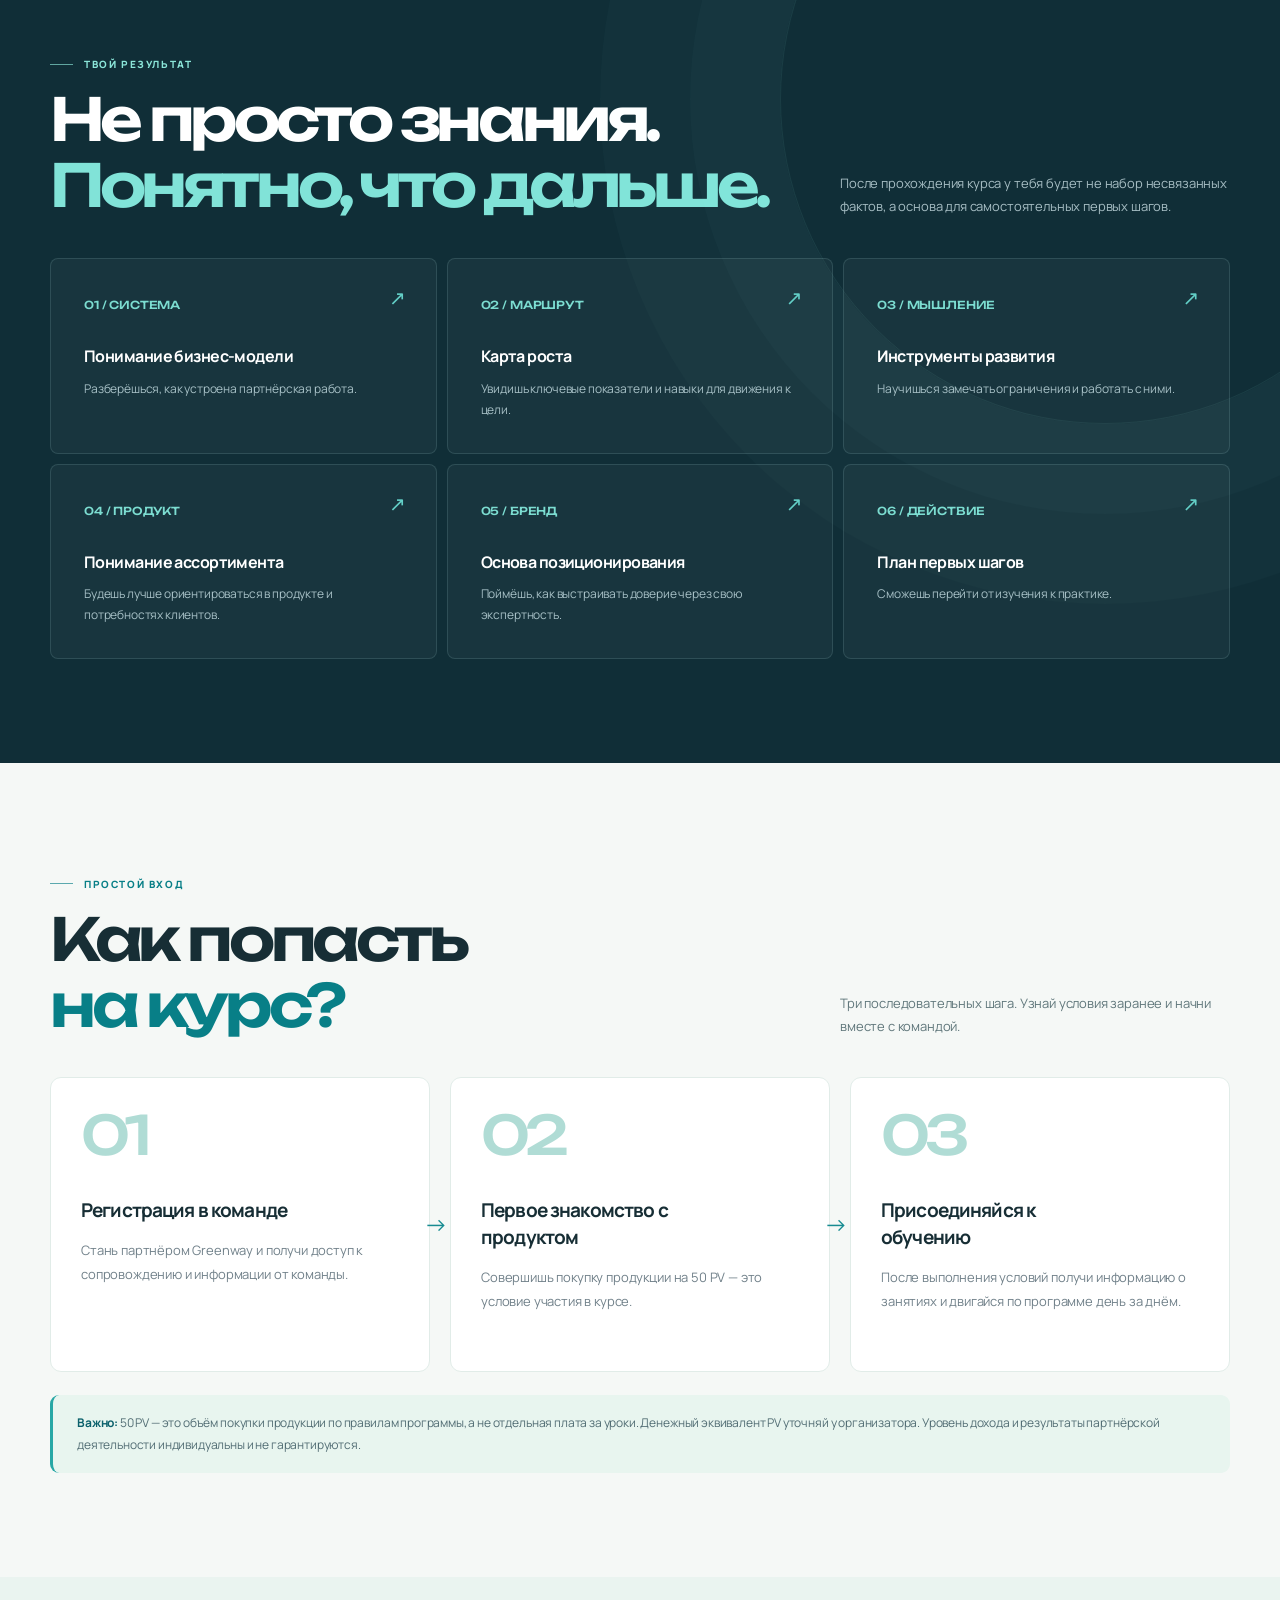
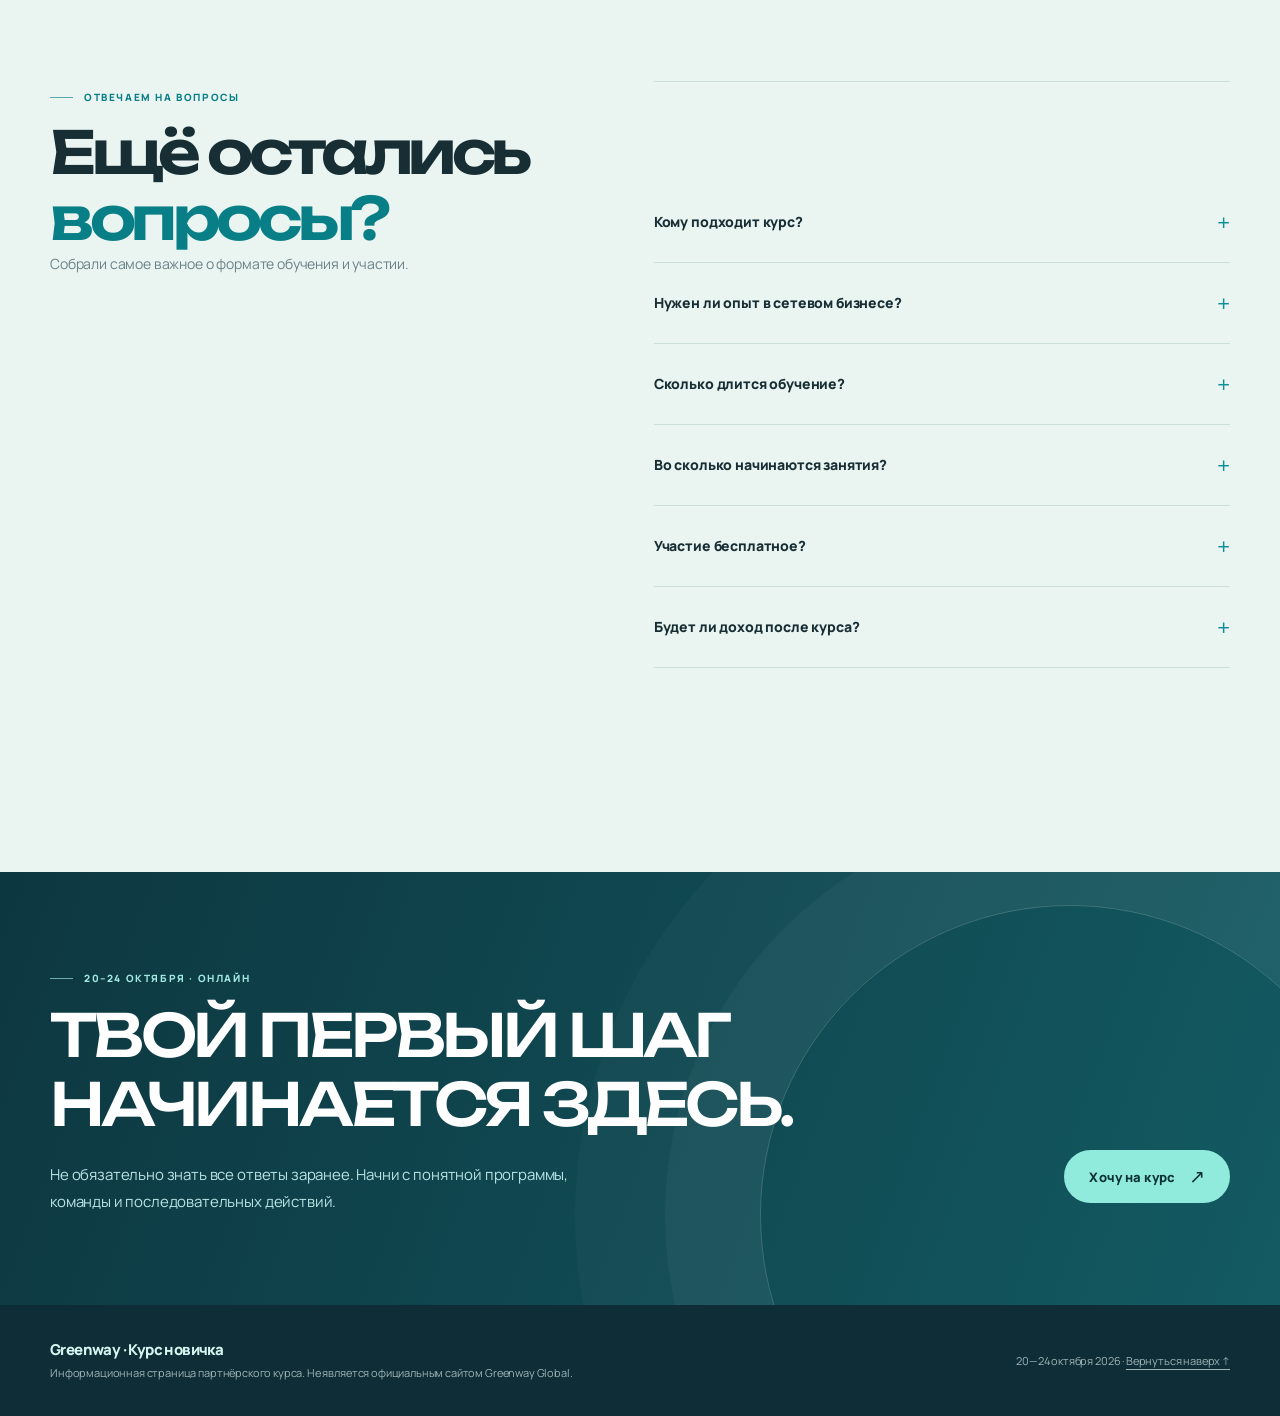
<file: newcomer-course-2026/index.html>
<!doctype html>
<html lang="ru">
<head>
  <meta charset="UTF-8">
  <meta name="viewport" content="width=device-width, initial-scale=1, viewport-fit=cover">
  <meta name="theme-color" content="#f0f8f4">
  <meta name="description" content="Курс новичка Greenway: 5 дней онлайн-обучения с 20 по 24 октября 2026 года. Бизнес-модель, маркетинг-план, мышление, продукт и личный бренд.">
  <meta property="og:title" content="Курс новичка Greenway — 20–24 октября">
  <meta property="og:description" content="Пять дней, чтобы разобраться в системе, продукте и первых действиях.">
  <meta property="og:type" content="website">
  <meta property="og:locale" content="ru_RU">
  <title>Курс новичка Greenway — 20–24 октября 2026</title>
  <link rel="preconnect" href="https://fonts.googleapis.com">
  <link rel="preconnect" href="https://fonts.gstatic.com" crossorigin>
  <link href="https://fonts.googleapis.com/css2?family=Manrope:wght@400;500;600;700;800&family=Unbounded:wght@400;500;600;700;800&display=swap" rel="stylesheet">
  <link rel="icon" href="data:image/svg+xml,%3Csvg xmlns='http://www.w3.org/2000/svg' viewBox='0 0 64 64'%3E%3Crect width='64' height='64' rx='18' fill='%230c2530'/%3E%3Cpath d='M19 43c2-18 15-26 28-24-1 16-10 26-28 24Zm2-1c8-5 15-11 24-21' fill='none' stroke='%2364d7d1' stroke-width='4' stroke-linecap='round'/%3E%3C/svg%3E">
  <style>
  :root { --dark:#0c2530; --navy:#102e39; --teal:#128c99; --turquoise:#64d7d1; --pale:#e9f7f5; --cream:#f7f9f6; --paper:#fff; --text:#122f3b; --muted:#647680; --line:#d9e8e7; --shadow:0 20px 70px rgba(8,44,52,.095); }
  *, *::before, *::after {box-sizing:border-box}
  html{scroll-behavior:smooth;scroll-padding-top:96px}
  body{margin:0; color:var(--text);background:var(--cream);font-family:Manrope,system-ui,-apple-system,sans-serif;-webkit-font-smoothing:antialiased}
  button,input{font:inherit}
  button{cursor:pointer}
  a{color:inherit;text-decoration:none}
  :focus-visible{outline:3px solid #2fc5ca;outline-offset:4px}
  ::selection{background:#75ddd7;color:#0c2530}
  .container{width:min(1180px,calc(100% - 48px));margin-inline:auto}
  .eyebrow{font-size:11px;letter-spacing:.19em;text-transform:uppercase;font-weight:800;display:inline-flex;align-items:center;gap:11px}
  .eyebrow::before{content:"";width:23px;height:1px;background:currentColor;opacity:.65}
  .section{padding:125px 0}
  .section-head{display:flex;gap:30px;align-items:end;justify-content:space-between;margin-bottom:54px}
  .section-head p{max-width:390px;color:var(--muted);line-height:1.75;font-size:15px;margin:0}
  h1,h2,h3,p{margin-top:0}
  h1,h2,h3{letter-spacing:-.045em}
  .display,.section-title,.numeric{font-family:Unbounded,Manrope,sans-serif}
  .section-title{font-size:clamp(34px,4.55vw,62px);line-height:1.14;font-weight:600;margin:13px 0 0;max-width:760px}
  .accent{color:var(--teal)}
  .button{display:inline-flex;align-items:center;justify-content:center;gap:14px;padding:18px 23px;border-radius:8px;border:1px solid transparent;font-size:13px;font-weight:800;letter-spacing:.01em;transition:transform .25s,background .25s,border-color .25s,box-shadow .25s;text-align:center}
  .button:hover{transform:translateY(-3px)}
  .button:active{transform:translateY(0)}
  .button-primary{color:#062934;background:#80e6d9;box-shadow:0 10px 38px rgba(57,209,203,.2)}
  .button-primary:hover{background:#b8faf0;box-shadow:0 14px 40px rgba(57,209,203,.28)}
  .button-light{background:#fff;color:#0b2932}
  .button-outline{color:#fff;border-color:rgba(255,255,255,.36);background:rgba(255,255,255,.035)}
  .button-outline:hover{border-color:#9ae8df;background:rgba(255,255,255,.1)}
  .arrow{font-size:19px;font-weight:400;line-height:1}
  .site-header{position:fixed;z-index:80;top:0;left:0;right:0;background:rgba(9,31,40,.87);backdrop-filter:blur(18px);-webkit-backdrop-filter:blur(18px);border-bottom:1px solid rgba(255,255,255,.11);transition:background .3s}
  .nav{height:82px;display:flex;align-items:center;gap:30px;justify-content:space-between}
  .brand{display:inline-flex;align-items:center;gap:12px;color:#fff;flex-shrink:0}
  .brand-mark{width:38px;height:38px;display:grid;place-items:center;border:1px solid rgba(121,229,215,.5);border-radius:12px;background:rgba(58,196,192,.1)}
  .brand-copy{display:flex;flex-direction:column;gap:2px;font-weight:800;font-size:17px;letter-spacing:-.04em;line-height:1}
  .brand-copy small{font-size:9px;font-weight:600;letter-spacing:.34em;color:#8de2d9}
  .nav-links{display:flex;align-items:center;gap:28px;color:#d4e4e5;font-size:12px;font-weight:700}
  .nav-links a:hover{color:#80e6d9}
  .nav-cta{padding:13px 18px;white-space:nowrap}
  .menu-toggle{display:none;color:#fff;background:transparent;border:1px solid rgba(255,255,255,.24);border-radius:8px;width:42px;height:42px;font-size:20px}
  .progress{height:2px;background:#67dcd3;width:0%;position:absolute;bottom:-1px;left:0;transition:width .1s linear}
  .hero{background:var(--dark);color:white;min-height:760px;padding:160px 0 92px;position:relative;overflow:hidden;isolation:isolate}
  .hero::before{content:"";position:absolute;inset:0;background:radial-gradient(ellipse 47% 70% at 77% 43%,rgba(46,164,166,.28),transparent 76%),radial-gradient(ellipse 42% 60% at 92% -14%,rgba(63,121,150,.28),transparent 72%),linear-gradient(120deg,#0b2731 8%,#0d2630 57%,#09242b 100%);z-index:-2}
  .hero::after{content:"";position:absolute;inset:0;background-image:linear-gradient(rgba(255,255,255,.027) 1px,transparent 1px),linear-gradient(90deg,rgba(255,255,255,.027) 1px,transparent 1px);background-size:74px 74px;mask-image:linear-gradient(90deg,transparent 12%,black);z-index:-1}
  .hero-layout{display:grid;grid-template-columns:1.07fr .93fr;gap:20px;align-items:center}
  .hero-tag{display:inline-flex;gap:10px;align-items:center;border:1px solid rgba(121,227,217,.32);border-radius:99px;background:rgba(51,152,156,.09);padding:10px 15px;color:#9ce7df;font-size:11px;font-weight:800;letter-spacing:.13em;text-transform:uppercase}
  .live-dot{display:inline-block;width:7px;height:7px;background:#82f4d9;border-radius:50%;box-shadow:0 0 0 4px rgba(130,244,217,.1)}
  .hero h1{font-size:clamp(48px,6.55vw,93px);line-height:1.075;font-weight:600;letter-spacing:-.065em;margin:31px 0 25px}
  .hero h1 em{font-style:normal;color:#7fe5d8}
  .hero-description{max-width:470px;font-size:17px;line-height:1.85;color:#b7cdd1;margin-bottom:35px}
  .hero-buttons{display:flex;align-items:center;flex-wrap:wrap;gap:11px}
  .hero-footer{display:flex;gap:37px;margin-top:59px;padding-top:22px;border-top:1px solid rgba(255,255,255,.18)}
  .hero-footer strong{font-family:Unbounded,sans-serif;display:block;font-weight:500;font-size:21px;letter-spacing:-.045em}
  .hero-footer span{display:block;color:#90aeb7;margin-top:8px;font-size:11px}
  .hero-art{position:relative;width:100%;aspect-ratio:1/1.1;max-height:610px;display:grid;place-items:center}
  .orbital{width:84%;aspect-ratio:1;border-radius:50%;position:absolute;border:1px solid rgba(155,231,223,.19);box-shadow:0 0 0 42px rgba(162,249,232,.021),0 0 0 92px rgba(162,249,232,.02),0 0 110px rgba(73,213,205,.08) inset;transform:rotate(-18deg)}
  .orbital:before,.orbital:after{content:"";position:absolute;border-radius:50%;border:1px dashed rgba(161,234,228,.32);inset:12%}
  .orbital:after{inset:26%;border-style:solid;border-color:rgba(160,235,229,.13)}
  .planet{position:absolute;width:47%;aspect-ratio:1;border-radius:50%;background:radial-gradient(circle at 32% 28%,#87e4db,#2294a0 42%,#0a3c4a 82%);box-shadow:0 0 100px rgba(71,220,219,.18),inset -26px -35px 60px rgba(6,39,50,.55);display:grid;place-items:center;transform:translate(1%,1%)}
  .planet svg{width:57%;opacity:.86;filter:drop-shadow(0 4px 16px rgba(255,255,255,.15))}
  .orbit-small{position:absolute;width:10px;height:10px;background:#d5fbf1;border-radius:50%;top:18%;left:25%;box-shadow:0 0 28px #5cddd1}
  .orbit-date{position:absolute;right:0;top:17%;width:205px;padding:21px 24px;background:rgba(240,255,252,.965);color:#0d303a;box-shadow:var(--shadow);border-radius:8px;transform:rotate(4deg);z-index:2}
  .orbit-date small{display:block;color:#5b898e;text-transform:uppercase;letter-spacing:.13em;font-size:10px;font-weight:800}
  .orbit-date strong{font:600 27px/1.2 Unbounded,sans-serif;letter-spacing:-.07em;display:block;margin:7px 0}
  .orbit-note{position:absolute;bottom:9%;left:0;border:1px solid rgba(203,252,244,.24);border-radius:8px;padding:21px 23px;width:236px;background:rgba(10,47,57,.82);backdrop-filter:blur(20px);transform:rotate(-4deg);z-index:2}
  .orbit-note strong{display:block;font:500 37px/1.2 Unbounded,sans-serif;color:#a0ede3}
  .orbit-note span{font-size:12px;line-height:1.5;color:#cfebe7}
  .orbit-seal{position:absolute;bottom:19%;right:0;width:94px;height:94px;border:1px solid rgba(164,246,236,.45);border-radius:50%;display:grid;place-items:center;color:#a9ece3;font-size:10px;letter-spacing:.15em;text-align:center;transform:rotate(15deg);text-transform:uppercase}
  .marquee{background:#a4e8e0;color:#0c303a;padding:17px 0;overflow:hidden;border-block:1px solid rgba(0,0,0,.04)}
  .marquee-track{display:flex;gap:42px;align-items:center;justify-content:space-between;white-space:nowrap;font-size:11px;font-weight:800;text-transform:uppercase;letter-spacing:.18em}
  .marquee i{width:5px;height:5px;border:1px solid #0d4350;transform:rotate(45deg);flex-shrink:0}
  .about{background:#f5f9f7;position:relative}
  .about-layout{display:grid;grid-template-columns:.95fr 1.05fr;gap:90px;align-items:center}
  .about-description{font-size:17px;color:var(--muted);line-height:1.85;max-width:450px;margin:23px 0 0}
  .questions{display:grid;grid-template-columns:1fr 1fr;gap:13px}
  .question{background:#fff;border:1px solid #e2edeb;padding:26px;border-radius:10px;min-height:160px;display:flex;flex-direction:column;justify-content:space-between;box-shadow:0 9px 40px rgba(17,56,64,.025);transition:transform .3s,box-shadow .3s}
  .question:hover{transform:translateY(-5px);box-shadow:var(--shadow)}
  .question svg{width:25px;height:25px;color:var(--teal)}
  .question p{font-size:15px;font-weight:750;line-height:1.55;margin:21px 0 0}
  .format{background:#eaf5f2;padding:90px 0}
  .format-wrap{display:grid;grid-template-columns:1.2fr repeat(3,1fr);gap:15px}
  .format-intro{background:#0e3540;color:white;border-radius:10px;padding:34px;position:relative;overflow:hidden}
  .format-intro:after{content:"◌";position:absolute;right:-10px;bottom:-85px;font-size:240px;line-height:1;color:#28525a}
  .format-intro h2{position:relative;font:550 clamp(26px,2.8vw,38px)/1.3 Unbounded,sans-serif;letter-spacing:-.05em;max-width:300px;margin-top:12px;z-index:1}
  .format-item{background:#fff;border-radius:10px;padding:32px 24px;display:flex;flex-direction:column;justify-content:space-between;min-height:235px;border:1px solid #dbeae6}
  .format-item .big{font:500 clamp(26px,3.3vw,44px)/1.1 Unbounded,sans-serif;color:#087f8b;letter-spacing:-.07em}
  .format-item p{font-weight:800;font-size:13px;margin:0 0 5px}
  .format-item small{font-size:11px;color:#6a7d83;line-height:1.6}
  .program{background:#fff}
  .program-outer{display:grid;grid-template-columns:340px 1fr;gap:25px;align-items:stretch}
  .program-tabs{display:flex;flex-direction:column;gap:9px}
  .program-tab{width:100%;text-align:left;padding:22px 22px;border:1px solid #dae9e7;background:#f7faf9;border-radius:9px;display:flex;align-items:center;gap:17px;color:#24424a;transition:background .2s,border-color .2s,transform .2s}
  .program-tab:hover{transform:translateX(3px);border-color:#8ececc}
  .program-tab[aria-selected="true"]{background:#113641;color:#fff;border-color:#113641;transform:translateX(7px);box-shadow:0 13px 27px rgba(9,47,56,.16)}
  .program-tab .tab-num{font:500 31px/1 Unbounded,sans-serif;letter-spacing:-.08em;color:#1093a0}
  .program-tab[aria-selected="true"] .tab-num{color:#81e2d9}
  .program-tab .tab-copy{display:grid;gap:5px}
  .program-tab .tab-copy strong{font-size:13px}
  .program-tab .tab-copy span{font-size:11px;color:#82969c}
  .program-tab[aria-selected="true"] .tab-copy span{color:#a4c0c7}
  .program-panel{border:1px solid #dceae7;border-radius:13px;overflow:hidden;min-height:532px;display:grid;grid-template-columns:1.06fr .94fr;background:#f7faf9}
  .program-info{padding:45px 42px;display:flex;flex-direction:column}
  .program-info .badge{align-self:flex-start;font-size:10px;letter-spacing:.13em;text-transform:uppercase;color:#027f8d;background:#e0f5f2;padding:9px 12px;border-radius:99px;font-weight:800}
  .program-info h3{font:600 clamp(24px,2.7vw,36px)/1.2 Unbounded,sans-serif;margin:28px 0 15px;letter-spacing:-.05em}
  .program-info .intro{color:var(--muted);font-size:13px;line-height:1.7;margin-bottom:20px}
  .lesson-points{list-style:none;padding:0;margin:0;display:grid;gap:14px}
  .lesson-points li{padding-left:24px;position:relative;line-height:1.5;font-size:13px;font-weight:700}
  .lesson-points li:before{content:"";position:absolute;left:0;top:7px;width:8px;height:8px;border:2px solid #0f9c9e;border-radius:2px;transform:rotate(45deg)}
  .program-bottom{margin-top:auto;padding-top:28px;font-size:10px;font-weight:800;color:#6f8588;letter-spacing:.15em}
  .program-visual{background:radial-gradient(circle at 60% 35%,#c3f5ed 0%,#7fcacb 35%,#1e7788 100%);display:flex;flex-direction:column;align-items:center;justify-content:center;position:relative;overflow:hidden}
  .program-visual:before,.program-visual:after{content:"";position:absolute;border:1px solid rgba(255,255,255,.38);width:335px;height:335px;border-radius:50%;left:50%;top:50%;transform:translate(-50%,-50%)}
  .program-visual:after{width:440px;height:440px;opacity:.42}
  .program-visual svg{width:65%;height:auto;max-width:225px;position:relative;z-index:1;filter:drop-shadow(0 16px 22px rgba(9,52,58,.19))}
  .visual-label{position:absolute;bottom:35px;right:29px;color:#ecffff;font:500 14px Unbounded,sans-serif;opacity:.75;z-index:2}
  .program-visual[data-visual="2"]{background:radial-gradient(circle at 50% 30%,#c1f6e6 0%,#52bdb7 52%,#0e6a77 100%)}
  .program-visual[data-visual="3"]{background:radial-gradient(circle at 50% 30%,#a9e8f4,#3da5b9 50%,#145878)}
  .program-visual[data-visual="4"]{background:radial-gradient(circle at 50% 30%,#d6f3e6,#73bcaf 50%,#237478)}
  .program-visual[data-visual="5"]{background:radial-gradient(circle at 50% 30%,#b9e8dc,#55b8b4 53%,#1b6774)}
  .results{background:#0b2832;color:white;position:relative;overflow:hidden}
  .results:before{content:"";position:absolute;right:-150px;top:-170px;width:650px;height:650px;border:1px solid rgba(149,239,231,.08);border-radius:50%;box-shadow:0 0 0 90px rgba(149,239,231,.02),0 0 0 180px rgba(149,239,231,.018)}
  .results .section-head p{color:#a6bdc3}
  .result-grid{display:grid;grid-template-columns:repeat(3,1fr);gap:13px}
  .result-card{position:relative;padding:33px;min-height:210px;background:rgba(255,255,255,.035);border:1px solid rgba(194,245,241,.13);border-radius:9px;overflow:hidden;transition:background .3s,transform .3s}
  .result-card:hover{background:rgba(118,230,215,.075);transform:translateY(-4px)}
  .result-n{font:500 11px Unbounded,sans-serif;color:#7cddd1}
  .result-card h3{font-size:17px;line-height:1.35;margin:32px 0 10px;letter-spacing:-.035em}
  .result-card p{font-size:12px;color:#a7c0c6;line-height:1.75;margin:0}
  .result-card:after{content:"↗";position:absolute;top:25px;right:30px;font-size:20px;font-weight:400;color:#63cfc7}
  .join{background:#f7faf8}
  .steps{display:grid;grid-template-columns:repeat(3,1fr);gap:20px;counter-reset:steps}
  .step{position:relative;background:#fff;border:1px solid #e1ece8;border-radius:10px;padding:30px;min-height:295px;box-shadow:0 8px 40px rgba(14,64,67,.035)}
  .step-number{font:500 54px/1 Unbounded,sans-serif;letter-spacing:-.09em;color:#c5e7e3}
  .step h3{font-size:19px;line-height:1.4;max-width:220px;margin:35px 0 14px}
  .step p{color:#71818a;font-size:13px;line-height:1.85;margin:0}
  .step:not(:last-child):after{content:"→";position:absolute;right:-19px;top:44%;z-index:2;color:#178b91;font-size:24px}
  .condition{margin-top:23px;background:#eaf6f2;border-left:3px solid #27a7a5;border-radius:0 8px 8px 0;padding:17px 24px;color:#526d74;font-size:12px;line-height:1.8}
  .condition strong{color:#0b616c}
  .faq{background:#edf6f3;padding-top:100px;padding-bottom:100px}
  .faq-layout{display:grid;grid-template-columns:1fr 1.1fr;gap:80px}
  .faq-intro p{color:#6b8288;line-height:1.8;font-size:14px;max-width:380px}
  .faq-list{border-top:1px solid #cbdeda}
  .faq details{border-bottom:1px solid #cbdeda;padding:0}
  .faq summary{list-style:none;cursor:pointer;font-size:15px;font-weight:800;display:flex;align-items:center;justify-content:space-between;gap:25px;padding:24px 0}
  .faq summary::-webkit-details-marker{display:none}
  .faq summary:after{content:"+";font-size:23px;color:#0d8f97;font-weight:400}
  .faq details[open] summary:after{content:"−"}
  .faq details p{color:#667e84;font-size:13px;line-height:1.8;margin:0;padding:0 35px 23px 0}
  .final{background:linear-gradient(112deg,#0a3a48,#0e6d77 90%);color:#fff;padding:100px 0;position:relative;overflow:hidden}
  .final:before{content:"";position:absolute;right:-100px;bottom:-220px;border:1px solid rgba(255,255,255,.19);border-radius:50%;width:620px;height:620px;box-shadow:0 0 0 95px rgba(255,255,255,.035),0 0 0 185px rgba(255,255,255,.025)}
  .final-inner{position:relative;display:flex;align-items:end;justify-content:space-between;gap:45px}
  .final h2{font:500 clamp(37px,5vw,67px)/1.16 Unbounded,sans-serif;letter-spacing:-.06em;max-width:800px;margin:16px 0 23px}
  .final p{color:#b9e3e5;max-width:570px;font-size:15px;line-height:1.8;margin:0}
  .final .button{flex-shrink:0;margin-bottom:12px}
  footer{background:#09212a;color:#9db4b8;padding:34px 0}
  .footer-inner{display:flex;justify-content:space-between;gap:20px;align-items:center}
  .footer-inner small{font-size:11px;line-height:1.6}
  .footer-brand{color:#d5f5ee;font-weight:800;letter-spacing:-.04em;font-size:15px}
  .footer-inner a{text-decoration:underline;text-underline-offset:4px}
  .floating-cta{display:none}
  dialog{border:0;max-width:480px;width:calc(100% - 32px);padding:0;box-shadow:0 30px 100px rgba(2,26,34,.45);border-radius:14px;color:var(--text);max-height:min(90dvh,720px);overflow-y:auto}
  dialog::backdrop{background:rgba(1,24,31,.71);backdrop-filter:blur(7px)}
  .modal-inner{padding:34px}
  .modal-head{display:flex;justify-content:space-between;align-items:start;gap:15px;margin-bottom:25px}
  .modal-head h2{font:600 27px/1.25 Unbounded,sans-serif;letter-spacing:-.055em;margin:9px 0 0}
  .modal-close{border:1px solid #dae9e7;background:white;width:37px;height:37px;flex-shrink:0;border-radius:9px;font-size:22px;color:#325461}
  .field{display:grid;gap:8px;margin-bottom:16px}
  .field label{font-weight:800;font-size:12px}
  .field input{height:49px;padding:0 14px;background:#f7fbfa;border:1px solid #cbdcda;border-radius:7px;outline:0;width:100%;color:#102b35}
  .field input:focus{border-color:#0f9898;box-shadow:0 0 0 3px rgba(40,188,187,.1)}
  .consent{display:flex;align-items:flex-start;gap:10px;font-size:11px;color:#638087;line-height:1.6;margin:15px 0 23px}
  .consent input{width:17px;height:17px;flex-shrink:0;accent-color:#148c98}
  .modal-action{width:100%;background:#0e7881;color:#fff}
  .modal-action:hover{background:#0b6871}
  .modal-note{color:#6e8187;font-size:11px;line-height:1.75;margin:16px 0 0}
  .next-step{display:none;margin-top:20px;border-radius:9px;padding:18px;background:#e9f8f5;border:1px solid #c6e9e2}
  .next-step.visible{display:block}
  .next-step strong{font-size:14px}
  .next-step p{font-size:11px;color:#5c7880;line-height:1.7;margin:10px 0 15px}
  .next-step .button{width:100%;margin-top:8px;padding:13px}
  .next-step .button:first-of-type{background:#0c7b86;color:#fff}
  .reveal{opacity:0;transform:translateY(24px);transition:opacity .65s ease,transform .65s ease}
  .reveal.in-view{opacity:1;transform:none}
  @media (max-width:1100px){
    .nav-links{gap:17px}
    .hero h1{font-size:clamp(47px,6.1vw,77px)}
    .program-outer{grid-template-columns:270px 1fr}
    .program-panel{grid-template-columns:1fr .75fr}
    .program-info{padding:32px}
    .format-wrap{grid-template-columns:repeat(3,1fr)}
    .format-intro{grid-column:1/-1;min-height:165px}
    .format-intro h2{max-width:540px}
  }
  @media (max-width:760px){
    html{scroll-padding-top:76px}
    .container{width:min(100% - 32px,580px)}
    .section{padding:78px 0}
    .nav{height:67px}
    .brand-copy{font-size:15px}
    .brand-mark{width:35px;height:35px}
    .nav-cta{display:none}
    .menu-toggle{display:inline-grid;place-items:center}
    .nav-links{display:none;position:absolute;left:0;right:0;top:66px;background:#0b2934;flex-direction:column;align-items:stretch;padding:18px 24px 25px;gap:0;border-bottom:1px solid rgba(255,255,255,.2);box-shadow:0 20px 30px rgba(0,0,0,.16)}
    .nav-links.open{display:flex}
    .nav-links a{padding:15px 0;border-bottom:1px solid rgba(255,255,255,.1);font-size:14px}
    .hero{padding:117px 0 80px;min-height:unset}
    .hero-layout{grid-template-columns:1fr;gap:30px}
    .hero h1{font-size:clamp(46px,10.6vw,70px);margin:25px 0 20px}
    .hero-description{font-size:14px;line-height:1.8}
    .hero-buttons{display:grid;grid-template-columns:1fr 1fr;gap:10px}
    .hero-buttons .button{font-size:11px;padding:16px 9px;gap:6px}
    .hero-footer{margin-top:40px;gap:22px}
    .hero-footer strong{font-size:17px}
    .hero-footer span{font-size:10px}
    .hero-art{max-width:440px;aspect-ratio:1/.83;margin:auto}
    .orbital{width:70%}
    .planet{width:41%}
    .orbit-date{right:1%;top:10%;width:150px;padding:13px 15px}
    .orbit-date strong{font-size:18px}
    .orbit-date small{font-size:8px}
    .orbit-note{left:0;bottom:4%;width:185px;padding:15px}
    .orbit-note strong{font-size:26px}
    .orbit-note span{font-size:10px}
    .orbit-seal{width:70px;height:70px;bottom:10%;font-size:8px}
    .marquee{padding:14px 0}
    .marquee-track{font-size:10px;gap:20px;justify-content:center}
    .marquee-track span:nth-of-type(4),.marquee-track i:nth-of-type(4){display:none}
    .section-head{display:block;margin-bottom:34px}
    .section-head p{margin-top:21px;font-size:13px}
    .section-title{font-size:clamp(31px,8.1vw,48px)}
    .about-layout{grid-template-columns:1fr;gap:30px}
    .about-description{font-size:14px}
    .questions{gap:10px}
    .question{padding:18px;min-height:145px}
    .question p{font-size:12px}
    .format{padding:65px 0}
    .format-wrap{grid-template-columns:repeat(2,1fr);gap:10px}
    .format-intro{grid-column:1/-1;min-height:155px;padding:24px}
    .format-intro h2{font-size:28px}
    .format-item{padding:21px;min-height:170px}
    .format-item .big{font-size:30px}
    .format-item:last-child{grid-column:1/-1;min-height:120px}
    .format-item:last-child .big{font-size:27px}
    .program-outer{display:block}
    .program-tabs{display:flex;flex-direction:row;overflow-x:auto;gap:7px;margin:0 -16px 15px;padding:0 16px 10px;scroll-snap-type:x proximity;scrollbar-width:none}
    .program-tabs::-webkit-scrollbar{display:none}
    .program-tab{min-width:119px;display:block;text-align:center;padding:14px 8px;scroll-snap-align:start}
    .program-tab:hover,.program-tab[aria-selected="true"]{transform:none}
    .program-tab .tab-num{font-size:23px}
    .program-tab .tab-copy{margin-top:6px}
    .program-tab .tab-copy strong{font-size:11px}
    .program-tab .tab-copy span{font-size:9px}
    .program-panel{display:flex;flex-direction:column-reverse;min-height:unset}
    .program-visual{height:195px;flex-shrink:0}
    .program-visual svg{max-width:125px}
    .program-info{padding:25px 23px 28px}
    .program-info h3{font-size:25px;margin:22px 0 13px}
    .program-info .intro{font-size:12px}
    .lesson-points{gap:10px}
    .lesson-points li{font-size:12px}
    .program-bottom{padding-top:22px}
    .result-grid{grid-template-columns:repeat(2,1fr);gap:9px}
    .result-card{padding:22px 17px;min-height:194px}
    .result-card h3{font-size:13px;margin:34px 0 10px}
    .result-card p{font-size:10px}
    .result-card:after{top:17px;right:18px}
    .steps{grid-template-columns:1fr;gap:12px}
    .step{min-height:205px;padding:22px 25px}
    .step h3{margin:20px 0 8px;max-width:none;font-size:18px}
    .step-number{font-size:40px}
    .step:not(:last-child):after{content:"↓";right:25px;top:auto;bottom:-18px}
    .condition{padding:16px}
    .faq{padding:75px 0}
    .faq-layout{display:block}
    .faq-intro p{margin-top:20px}
    .faq-list{margin-top:30px}
    .faq summary{font-size:13px;padding:21px 0}
    .final{padding:79px 0 95px}
    .final-inner{display:block}
    .final h2{font-size:clamp(37px,9vw,52px)}
    .final p{font-size:13px}
    .final .button{margin-top:28px}
    .footer-inner{align-items:start;flex-direction:column}
    .floating-cta{display:flex;align-items:center;justify-content:center;position:fixed;z-index:65;bottom:0;left:0;right:0;padding:11px max(16px,env(safe-area-inset-left)) calc(11px + env(safe-area-inset-bottom));background:linear-gradient(to top,rgba(5,35,44,.96),rgba(5,35,44,.87));backdrop-filter:blur(12px);border-top:1px solid rgba(255,255,255,.13);transition:transform .3s}
    .floating-cta.hidden{transform:translateY(130%)}
    .floating-cta .button{width:100%;max-width:560px;padding:14px}
    footer{padding-bottom:100px}
    .modal-inner{padding:25px 22px}
    .modal-head h2{font-size:23px}
  }
  @media (max-width:370px){
    .hero h1{font-size:41px}
    .hero-footer{gap:15px}
    .hero-footer strong{font-size:15px}
    .program-tab{min-width:110px}
  }
  @media (prefers-reduced-motion:reduce){
    html{scroll-behavior:auto}
    *,*:before,*:after{animation-duration:.01ms!important;transition-duration:.01ms!important}
    .reveal{opacity:1;transform:none}
  }
  
/* v3 — Editorial redesign; intentionally overrides the initial theme. */
:root{--dark:#102833;--navy:#13333e;--teal:#117e88;--turquoise:#8ff0dc;--cream:#f5f8f6;--pale:#eff8f5;--line:#dfebe7;--text:#172e35;--muted:#647980;--shadow:0 12px 55px rgba(11,39,45,.07)}
body{background:#f5f8f6;letter-spacing:-.01em}
.container{width:min(1180px,calc(100% - 52px))}
.section{padding:104px 0}
.site-header{background:rgba(247,250,248,.92);border-bottom:1px solid #e7efec;box-shadow:0 7px 28px rgba(12,47,45,.025)}
.nav{height:75px}
.brand,.nav-links{color:#12323a}
.brand-mark{border:0;border-radius:12px;background:#123540}
.brand-copy{font-size:18px;letter-spacing:-.07em}
.brand-copy small{color:#6c8c90;letter-spacing:.25em}
.nav-links{font-size:12px;gap:27px}
.nav-links a{transition:color .2s}
.nav-links a:hover{color:#078d91}
.button{border-radius:999px;font-size:13px;padding:16px 24px;transition:transform .25s ease,box-shadow .25s ease,background .25s ease}
.button-primary{background:#91ebdc;color:#0c3237;box-shadow:none}
.button-primary:hover{background:#b8f7ed;box-shadow:0 12px 30px rgba(18,128,128,.12)}
.nav-cta{padding:13px 18px;background:#123843;color:#fff;box-shadow:none}
.nav-cta:hover{background:#0a7883;color:#fff}
.menu-toggle{color:#15353f;border-color:#d9e9e6}
.eyebrow{letter-spacing:.16em;font-size:10px;font-weight:800}
.section-title{font-weight:600;line-height:1.12;letter-spacing:-.075em;font-size:clamp(35px,4.6vw,61px);margin-top:15px}
.section-head{align-items:end;margin-bottom:40px}
.section-head p{line-height:1.75;font-size:13px;color:#60777b}
.accent{color:#087f87}
.v3-title-color{color:#168c91}
.reveal{transform:translateY(18px);transition-duration:.55s}
.v3-hero{background:radial-gradient(ellipse 70% 90% at 85% 35%,#ddf8f1 0,transparent 70%),#f0f8f4;position:relative;overflow:hidden;border-bottom:1px solid #dfebe6;color:#102d37}
.v3-hero-grid{display:grid;grid-template-columns:1.1fr .9fr;align-items:center;gap:60px;padding:83px 0 48px}
.v3-hero-copy{position:relative;z-index:1}
.v3-overline{display:flex;align-items:center;gap:11px;color:#0d7f88;font-size:10px;font-weight:800;letter-spacing:.17em;white-space:nowrap}
.v3-dot{width:8px;height:8px;border-radius:50%;background:#16a7a5;box-shadow:0 0 0 5px rgba(13,169,162,.13);display:inline-block;flex-shrink:0}
.v3-overline-dash{height:1px;width:18px;background:#a9c8c5}
.v3-hero h1{font-family:Unbounded,Manrope,sans-serif;font-size:clamp(43px,5.25vw,76px);line-height:1.12;letter-spacing:-.085em;font-weight:650;margin:30px 0 24px;max-width:740px}
.v3-hero h1 span{color:#13a39e}
.v3-lead{color:#597178;font-size:clamp(14px,1.45vw,17px);line-height:1.75;max-width:515px;margin:0}
.v3-hero-actions{display:flex;flex-wrap:wrap;gap:11px;margin-top:33px}
.v3-hero-actions .button-primary{background:#103742;color:#fff}
.v3-hero-actions .button-primary:hover{background:#0c7881;color:#fff}
.v3-btn-ghost{background:transparent;color:#173b43;border:1px solid #a9c9c7}
.v3-btn-ghost:hover{border-color:#168d93;background:#e8f7f3}
.v3-hero-facts{display:flex;gap:29px;align-items:center;flex-wrap:wrap;margin-top:46px;padding-top:23px;border-top:1px solid #c8e0db}
.v3-hero-facts>div{display:flex;flex-direction:column;gap:7px}
.v3-hero-facts strong{font:550 23px/1.1 Unbounded,sans-serif;letter-spacing:-.07em}
.v3-hero-facts span{font-size:10px;font-weight:600;color:#6a898a}
.v3-art{aspect-ratio: .86;max-height:560px;min-height:420px;background:linear-gradient(135deg,#0f2c38 10%,#18515a 62%,#155e64 100%);border-radius:12px;color:#e5fffb;position:relative;overflow:visible;isolation:isolate;box-shadow:0 35px 65px rgba(9,56,62,.16);border:8px solid #fff}
.v3-art::before{content:"";position:absolute;inset:18px;border:1px solid rgba(255,255,255,.15);pointer-events:none;z-index:2}
.v3-art-shine{position:absolute;inset:0;background:radial-gradient(ellipse at 70% 47%,rgba(59,202,188,.4),transparent 54%),repeating-linear-gradient(0deg,transparent 0 60px,rgba(255,255,255,.015) 61px 62px);overflow:hidden}
.v3-art-top{position:absolute;top:39px;left:38px;right:38px;display:flex;justify-content:space-between;gap:14px;font-size:9px;letter-spacing:.14em;color:#a4c9c9;font-weight:700;z-index:2}
.v3-art-center{position:absolute;inset:0;overflow:hidden}
.v3-art-glyph{position:absolute;left:14px;top:37%;font:500 clamp(130px,16vw,245px)/1 Unbounded,sans-serif;letter-spacing:-.16em;color:rgba(188,252,239,.11)}
.v3-leaf-svg{width:75%;height:78%;position:absolute;right:-4%;top:14%;filter:drop-shadow(18px 20px 20px rgba(0,0,0,.13))}
.v3-art-label{position:absolute;bottom:23%;left:8%;font:600 clamp(19px,2.1vw,29px)/1.25 Unbounded,sans-serif;letter-spacing:-.06em;z-index:1}
.v3-art-bottom{position:absolute;bottom:34px;left:38px;right:38px;display:flex;justify-content:space-between;gap:12px;font-size:10px;font-weight:700;letter-spacing:.19em;color:#b2d7d6;z-index:2}
.v3-art-bottom b{color:#79e9d7;font-size:17px;font-weight:500;vertical-align:middle}
.v3-sticker{position:absolute;right:-25px;bottom:100px;background:#dbfff6;color:#103840;padding:16px 19px;transform:rotate(6deg);display:flex;flex-direction:column;gap:4px;box-shadow:0 13px 40px rgba(7,39,43,.13);z-index:3}
.v3-sticker span{font:600 27px/1 Unbounded,sans-serif;letter-spacing:-.06em}
.v3-sticker small{font-weight:800;font-size:10px;letter-spacing:.12em}
.v3-hero-bottom{display:flex;justify-content:space-between;gap:15px;padding-bottom:22px;color:#78918d;font-size:10px;letter-spacing:.14em;font-weight:700;text-transform:uppercase}
.v3-hero-bottom a{color:#1a666e}
.marquee{background:#d4f8ed;border:0;padding:11px 0}
.marquee-track{justify-content:space-around;letter-spacing:.13em;color:#13535b;font-size:10px}
.about{background:#f5f8f6}
.about-layout{gap:64px}
.about-description{color:#61777a;font-size:15px}
.question{border-radius:13px;border-color:#e4eeeb;box-shadow:none;min-height:157px}
.question p{font-size:13px;line-height:1.55}
.question:hover{box-shadow:0 12px 30px rgba(12,40,47,.07)}
.format{background:#e9f5f1;padding:76px 0}
.format-wrap{grid-template-columns:1.4fr repeat(3,1fr)}
.format-intro{border-radius:11px;background:#123640;padding:27px}
.format-intro h2{font-size:clamp(25px,2.65vw,32px);line-height:1.32}
.format-intro:after{font-size:200px;right:-15px}
.format-item{border-radius:11px;border-color:#d8e8e3;min-height:218px;padding:28px 23px}
.format-item .big{font-size:clamp(22px,2.5vw,33px);color:#068b92}
.format-item p{font-size:12px}
.v3-program{background:#fff}
.v3-program-header{display:flex;justify-content:space-between;align-items:end;gap:35px;margin-bottom:45px}
.v3-program-header p{max-width:330px;color:#62797e;font-size:14px;line-height:1.75;margin-bottom:5px}
.v3-program-grid{display:grid;grid-template-columns:1.18fr .82fr;gap:26px;align-items:start}
.v3-lesson-stack{display:flex;flex-direction:column;border-top:1px solid #d9e8e4}
.v3-lesson{border-bottom:1px solid #d9e8e4;scroll-margin-top:100px}
.v3-lesson summary{list-style:none;display:grid;grid-template-columns:57px 1fr 38px;align-items:center;gap:18px;padding:23px 8px 23px 0;cursor:pointer;transition:padding .2s ease,color .2s ease}
.v3-lesson summary::-webkit-details-marker{display:none}
.v3-lesson summary:hover{padding-left:10px;color:#067f87}
.v3-lesson-num{font:600 34px/1 Unbounded,sans-serif;color:#adcdc5;letter-spacing:-.09em;transition:color .2s}
.v3-lesson[open] .v3-lesson-num{color:#0c9e9a}
.v3-lesson-main small{font-size:10px;letter-spacing:.09em;color:#7b9795;font-weight:800;text-transform:uppercase;display:block;margin-bottom:10px}
.v3-lesson-main strong{font:600 clamp(18px,2.08vw,25px)/1.3 Unbounded,sans-serif;letter-spacing:-.06em}
.v3-lesson-plus{font-size:28px;line-height:1;width:38px;height:38px;border:1px solid #d6e7e1;border-radius:50%;display:grid;place-items:center;color:#237d81;transition:transform .2s ease,background .2s}
.v3-lesson[open] .v3-lesson-plus{transform:rotate(45deg);background:#e2f8ee;border-color:transparent}
.v3-lesson-expanded{padding:0 22px 28px 75px}
.v3-lesson-expanded p{color:#637b7d;font-size:13px;line-height:1.75;margin:0 0 18px;max-width:470px}
.v3-lesson-expanded ul{display:grid;gap:12px;margin:0;padding:0;list-style:none}
.v3-lesson-expanded li{font-size:13px;font-weight:700;line-height:1.5;position:relative;padding-left:19px}
.v3-lesson-expanded li:before{content:"";position:absolute;left:0;top:7px;width:7px;height:7px;border-radius:50%;background:#19b3ab}
.v3-lesson-out{margin-top:22px;padding:14px 17px;background:#e9f8f3;border-left:3px solid #3ccbbf;display:grid;gap:7px}
.v3-lesson-out span{font-size:9px;letter-spacing:.12em;text-transform:uppercase;color:#70908a;font-weight:800}
.v3-lesson-out strong{font-size:12px}
.v3-program-aside{position:sticky;top:108px}
.v3-program-aside-inner{background:radial-gradient(circle at 90% 28%,#1f6670,#113540 65%);color:#fff;min-height:590px;display:flex;flex-direction:column;justify-content:space-between;padding:37px 34px;position:relative;overflow:hidden}
.v3-program-aside-inner::before{content:"";position:absolute;right:-160px;top:120px;width:400px;height:400px;border:1px solid rgba(255,255,255,.14);border-radius:50%;box-shadow:0 0 0 65px rgba(255,255,255,.024),0 0 0 125px rgba(255,255,255,.015)}
.v3-mini-label{font-size:10px;letter-spacing:.18em;color:#9dcfc9;font-weight:800;z-index:1}
.v3-program-aside strong{font:600 clamp(25px,2.9vw,43px)/1.27 Unbounded,sans-serif;letter-spacing:-.07em;z-index:1}
.v3-program-aside strong i{color:#82eada;font-style:normal}
.v3-program-aside p{font-size:13px;line-height:1.9;color:#b2d2d4;max-width:300px;z-index:1}
.v3-program-aside-foot{display:flex;justify-content:space-between;gap:12px;font-size:11px;letter-spacing:.18em;color:#8fe7db;font-weight:800;padding-top:20px;border-top:1px solid rgba(255,255,255,.16);z-index:1}
.v3-program-after{display:flex;justify-content:space-between;align-items:center;gap:20px;margin-top:27px;font-size:12px;color:#72888a}
.v3-text-link{border:0;border-bottom:1px solid #188a8e;border-radius:0;background:none;padding:9px 0;color:#0e8c91;font-weight:800;font-size:12px}
.results{background:#102e37}
.result-grid{gap:10px}
.result-card{border-radius:8px;min-height:190px;background:rgba(255,255,255,.035)}
.result-card h3{font-size:16px}
.result-card p{font-size:12px}
.join{background:#f5f8f6}
.step{border-radius:11px;box-shadow:none}
.step-number{color:#b0dcd5}
.condition{border-radius:9px;background:#e8f5ef}
.faq{background:#eaf4f0}
.faq summary{font-size:14px}
.final{background:linear-gradient(110deg,#0d3740,#135a62);padding:90px 0}
.final h2{font-size:clamp(33px,4.7vw,59px)}
footer{background:#0e2d36}
.floating-cta{background:rgba(12,44,50,.92)}
dialog{border-radius:19px;overflow-y:auto}
.v3-modal{padding:39px;color:#15323b}
.v3-modal-top{display:flex;justify-content:space-between;align-items:start}
.v3-modal h2{font:600 clamp(25px,3vw,34px)/1.2 Unbounded,sans-serif;letter-spacing:-.07em;margin:20px 0 14px}
.v3-modal>p{color:#617b7f;font-size:13px;line-height:1.8;margin:0}
.v3-message-preview{background:#edf7f3;border:1px solid #d9eae4;padding:18px 19px;border-radius:11px;margin:23px 0;color:#30555b;font-size:13px;line-height:1.8}
.v3-modal-actions{display:grid;grid-template-columns:1fr 1fr;gap:9px}
.v3-modal-actions .button{padding:15px 12px;font-size:12px;white-space:nowrap}
.v3-btn-copy{background:#fff;border:1px solid #cbded9;color:#19464e}
.v3-btn-copy:hover{background:#eef8f5}
.v3-modal-footnote{margin-top:17px!important;font-size:11px!important;line-height:1.7!important}
@media(max-width:1100px){
  .v3-hero-grid{gap:35px}
  .v3-hero h1{font-size:clamp(42px,5vw,64px)}
  .v3-art{min-height:400px}
  .format-wrap{grid-template-columns:1.3fr repeat(3,1fr)}
  .format-item{min-height:216px}
}
@media(max-width:760px){
 .container{width:min(100% - 36px,580px)}
 .section{padding:72px 0}
 .site-header{background:rgba(247,250,248,.97)}
 .nav{height:65px}
 .brand-copy{font-size:16px}
 .nav-links{background:#f5faf7;top:65px;color:#173b43}
 .nav-links a{border-bottom:1px solid #d7e8e3}
 .menu-toggle{color:#113c42;border-color:#d4e7e2}
 .v3-hero-grid{grid-template-columns:1fr;gap:22px;padding:53px 0 26px}
 .v3-overline{font-size:9px;letter-spacing:.10em;gap:8px}
 .v3-overline-dash{width:10px}
 .v3-hero h1{font-size:clamp(36px,9.2vw,57px);margin:23px 0 18px;letter-spacing:-.083em;line-height:1.13}
 .v3-lead{font-size:14px;line-height:1.75}
 .v3-hero-actions{display:grid;grid-template-columns:1fr 1fr;gap:8px;margin-top:25px}
 .v3-hero-actions .button{padding:14px 8px;font-size:11px}
 .v3-hero-facts{gap:0;justify-content:space-between;margin-top:30px;padding-top:20px}
 .v3-hero-facts strong{font-size:18px}
 .v3-hero-facts span{font-size:9px}
 .v3-art{height:325px;min-height:0;max-height:none;aspect-ratio:auto;border-width:5px;width:100%;margin-top:7px}
 .v3-art-top{top:24px;left:23px;right:23px;font-size:8px}
 .v3-art:before{inset:12px}
 .v3-art-glyph{font-size:125px;top:29%;left:9px}
 .v3-leaf-svg{width:61%;height:88%;top:5%;right:8%}
 .v3-art-label{font-size:21px;left:8%;bottom:25%}
 .v3-art-bottom{bottom:22px;left:23px;right:23px}
 .v3-sticker{right:-9px;bottom:58px;padding:11px}
 .v3-sticker span{font-size:20px}
 .v3-sticker small{font-size:8px}
 .v3-hero-bottom{padding-bottom:17px}
 .v3-program-header{display:block;margin-bottom:24px}
 .v3-program-header p{margin-top:20px;font-size:13px}
 .v3-program-grid{grid-template-columns:1fr;gap:25px}
 .v3-lesson summary{grid-template-columns:43px 1fr 32px;gap:10px;padding:18px 0}
 .v3-lesson-num{font-size:27px}
 .v3-lesson-main small{font-size:9px;margin-bottom:7px}
 .v3-lesson-main strong{font-size:clamp(16px,4.2vw,21px)}
 .v3-lesson-plus{height:31px;width:31px;font-size:22px}
 .v3-lesson-expanded{padding:0 4px 21px 53px}
 .v3-lesson-expanded p,.v3-lesson-expanded li{font-size:12px}
 .v3-program-aside{position:static}
 .v3-program-aside-inner{min-height:260px;padding:24px}
 .v3-program-aside strong{font-size:28px;margin:15px 0}
 .v3-program-aside p{font-size:12px}
 .v3-program-aside-foot{margin-top:20px}
 .v3-program-after{margin-top:19px}
 .section-title{font-size:clamp(31px,8vw,44px)}
 .section-head p{font-size:13px}
 .format-wrap{grid-template-columns:repeat(2,1fr)}
 .format-intro{grid-column:1/-1}
 .format-item{min-height:170px;padding:20px 17px}
 .format-item .big{font-size:24px}
 .format-item:last-child{grid-column:1/-1;min-height:120px}
 .question{border-radius:11px}
 .result-card{min-height:168px}
 .final{padding:76px 0}
 .footer-inner{gap:10px}
 .v3-modal{padding:25px}
 .v3-modal-actions{grid-template-columns:1fr}
 .v3-modal h2{font-size:26px}
 .floating-cta .button{border-radius:999px}
}
@media(max-width:360px){
 .v3-overline{font-size:8px}
 .v3-hero h1{font-size:35px}
 .v3-hero-facts strong{font-size:15px}
 .v3-art{height:300px}
}
@media(prefers-reduced-motion:reduce){.reveal{opacity:1;transform:none}}


/* Fine-tuned headline widths to avoid awkward wrapping on narrow iPhones */
.v3-hero h1{font-size:clamp(38px,4.65vw,64px)}
@media(max-width:760px){.v3-hero h1{font-size:clamp(29px,8vw,46px);letter-spacing:-.087em}}
@media(max-width:360px){.v3-hero h1{font-size:28px}}
</style>
</head>
<body>
  <header class="site-header" id="top">
    <nav class="nav container" aria-label="Основная навигация">
      <a href="#top" class="brand" aria-label="Курс новичка Greenway — наверх">
        <span class="brand-mark" aria-hidden="true"><svg width="24" height="24" viewBox="0 0 32 32" fill="none"><path d="M5 26C7 12 17 5 27 7c0 12-8 21-22 19Z" stroke="#9eede0" stroke-width="1.8"/><path d="M6 25c6-6 12-10 20-17" stroke="#9eede0" stroke-width="1.8" stroke-linecap="round"/></svg></span>
        <span class="brand-copy">Greenway <small>КУРС НОВИЧКА</small></span>
      </a>
      <div class="nav-links" id="navLinks">
        <a href="#about">О курсе</a><a href="#format">Формат</a><a href="#program">Программа</a><a href="#result">Результат</a><a href="#join">Как попасть</a>
      </div>
      <button class="button button-primary nav-cta open-form" type="button">Присоединиться <span class="arrow" aria-hidden="true">↗</span></button>
      <button class="menu-toggle" type="button" id="menuToggle" aria-label="Открыть меню" aria-expanded="false" aria-controls="navLinks">☰</button>
    </nav>
    <div class="progress" id="scrollProgress" aria-hidden="true"></div>
  </header>
  <main>
    
    <section class="v3-hero" aria-labelledby="heroTitle">
      <div class="container v3-hero-grid">
        <div class="v3-hero-copy">
          <div class="v3-overline"><span class="v3-dot"></span> GREENWAY GLOBAL <span class="v3-overline-dash"></span> 20–24 ОКТЯБРЯ 2026</div>
          <h1 id="heroTitle">СИЛЬНЫЙ СТАРТ.<br><span>ПОНЯТНАЯ</span><br>СИСТЕМА.</h1>
          <p class="v3-lead">5 дней, чтобы разобраться в партнёрском бизнесе Greenway, познакомиться с продуктом и понять, какие шаги делать дальше.</p>
          <div class="v3-hero-actions">
            <a href="#program" class="button button-primary">Смотреть программу <span aria-hidden="true">↗</span></a>
            <button type="button" class="button v3-btn-ghost open-form">Хочу на курс <span aria-hidden="true">→</span></button>
          </div>
          <div class="v3-hero-facts" aria-label="Основная информация">
            <div><strong>05</strong><span>дней обучения</span></div>
            <div><strong>30–40</strong><span>минут урок</span></div>
            <div><strong>ONLINE</strong><span>практика и эфиры</span></div>
          </div>
        </div>
        <div class="v3-art" aria-label="20–24 октября, курс новичка, пять дней обучения">
          <div class="v3-art-shine" aria-hidden="true"></div>
          <div class="v3-art-top"><span>EDUCATION / 2026</span><span>GREENWAY GLOBAL</span></div>
          <div class="v3-art-center">
            <span class="v3-art-glyph">05</span>
            <svg class="v3-leaf-svg" viewBox="0 0 320 360" fill="none" aria-hidden="true">
              <path d="M154 318C161 252 156 190 190 119" stroke="#B6FFF0" stroke-width="3" stroke-linecap="round"/>
              <path d="M184 130C180 73 206 39 273 29C275 93 251 130 184 130Z" fill="#7AE2CE"/>
              <path d="M187 128C216 89 239 64 268 35" stroke="#E2FFF7" stroke-width="2.5" stroke-linecap="round"/>
              <path d="M162 213C118 170 108 123 134 72C184 113 196 156 162 213Z" fill="#49C3BD"/>
              <path d="M160 207C154 166 141 120 134 81" stroke="#DEFFF7" stroke-width="2.5" stroke-linecap="round"/>
              <path d="M159 268C185 215 226 200 280 213C252 275 215 299 159 268Z" fill="#A0EEE0"/>
              <path d="M170 268C205 251 240 230 271 215" stroke="#EBFFF9" stroke-width="2.5" stroke-linecap="round"/>
              <path d="M158 299C115 263 84 253 39 267C73 311 111 326 158 299Z" fill="#239E9E"/>
              <path d="M143 298C105 286 75 276 45 268" stroke="#D9FFF3" stroke-width="2.5" stroke-linecap="round"/>
              <path d="M198 109C205 72 228 50 265 39M159 210C141 161 136 136 133 86M179 264C219 254 242 231 264 220" stroke="#0F7B82" stroke-opacity=".2" stroke-width="2"/>
            </svg>
            <span class="v3-art-label">НОВАЯ<br>ТОЧКА<br>РОСТА.</span>
          </div>
          <div class="v3-art-bottom"><span>START HERE</span><span>01 / 05 <b>↗</b></span></div>
          <div class="v3-sticker"><span>20—24</span><small>ОКТЯБРЯ</small></div>
        </div>
      </div>
      <div class="container v3-hero-bottom"><span>Пять тем. Один маршрут.</span><a href="#about">Листай вниз <span aria-hidden="true">↓</span></a></div>
    </section>

<div class="marquee" aria-hidden="true"><div class="container marquee-track"><span>Понимай</span><i></i><span>Применяй</span><i></i><span>Развивайся</span><i></i><span>Действуй</span></div></div>
    <section class="section about" id="about">
      <div class="container about-layout">
        <div class="reveal">
          <div class="eyebrow accent">Знакомая ситуация?</div>
          <h2 class="section-title">Хочешь начать, но <span class="accent">вопросов больше,</span> чем ответов?</h2>
          <p class="about-description">Желание развиваться уже есть. Не хватает одного — понятной последовательности действий. Вместо разрозненных советов ты получишь структуру: от знакомства с компанией до собственного плана работы.</p>
        </div>
        <div class="questions reveal">
          <article class="question"><svg viewBox="0 0 24 24" fill="none" stroke="currentColor" stroke-width="1.7"><circle cx="12" cy="12" r="9"/><path d="M9 9a3 3 0 016 0c0 2-3 2-3 5m0 3v1"/></svg><p>Что делать после регистрации?</p></article>
          <article class="question"><svg viewBox="0 0 24 24" fill="none" stroke="currentColor" stroke-width="1.7"><path d="M3 18h18M5 15l4-5 4 3 6-8"/><path d="M15 5h4v4"/></svg><p>Как устроен маркетинг-план?</p></article>
          <article class="question"><svg viewBox="0 0 24 24" fill="none" stroke="currentColor" stroke-width="1.7"><path d="M4 12a8 8 0 1116 0v6H4z"/><path d="M8 16h8M12 4v4"/></svg><p>Как говорить о продукте без навязывания?</p></article>
          <article class="question"><svg viewBox="0 0 24 24" fill="none" stroke="currentColor" stroke-width="1.7"><circle cx="9" cy="8" r="3"/><path d="M3 20v-2a6 6 0 0112 0v2M17 7h4M19 5v4"/></svg><p>Где находить клиентов и партнёров?</p></article>
        </div>
      </div>
    </section>
    <section class="format" id="format">
      <div class="container format-wrap reveal">
        <div class="format-intro"><div class="eyebrow" style="color:#9be7de">Не просто теория</div><h2>УЧИМСЯ.<br>РАЗБИРАЕМ.<br>ПРИМЕНЯЕМ.</h2></div>
        <div class="format-item"><div class="big">05</div><div><p>Дней подряд</p><small>Пять тем в логичной последовательности</small></div></div>
        <div class="format-item"><div class="big">30–40′</div><div><p>Продолжительность урока</p><small>Компактно и по существу</small></div></div>
        <div class="format-item"><div class="big">ONLINE</div><div><p>Обучение онлайн</p><small>Уроки, эфиры, задания и обратная связь</small></div></div>
      </div>
    </section>
    
    <section class="section v3-program" id="program">
      <div class="container">
        <div class="v3-program-header reveal">
          <div><span class="eyebrow">01 / СОДЕРЖАНИЕ КУРСА</span><h2 class="section-title">ПЯТЬ ДНЕЙ,<br><span class="v3-title-color">ПЯТЬ КЛЮЧЕВЫХ ТЕМ.</span></h2></div>
          <p>Никаких бесконечных вебинаров. Каждый день — одна тема, важные инструменты и понятный следующий шаг.</p>
        </div>
        <div class="v3-program-grid">
          <div class="v3-lesson-stack reveal">
      <details class="v3-lesson" open>
        <summary aria-label="Урок 01: Точка старта">
          <span class="v3-lesson-num">01</span>
          <span class="v3-lesson-main"><small>20 октября · Урок 1</small><strong>Точка старта</strong></span>
          <span class="v3-lesson-plus" aria-hidden="true">+</span>
        </summary>
        <div class="v3-lesson-expanded">
          <p>Начнём с главного: как устроена индустрия и где твоя точка старта.</p>
          <ul><li>История индустрии и Greenway</li><li>Ценности компании и команда</li><li>Правила взаимодействия</li><li>Постановка личной цели и точки старта</li></ul>
          <div class="v3-lesson-out"><span>После урока</span><strong>Понимание основ + ясность цели</strong></div>
        </div>
      </details>

      <details class="v3-lesson" >
        <summary aria-label="Урок 02: Система вознаграждения">
          <span class="v3-lesson-num">02</span>
          <span class="v3-lesson-main"><small>21 октября · Урок 2</small><strong>Система вознаграждения</strong></span>
          <span class="v3-lesson-plus" aria-hidden="true">+</span>
        </summary>
        <div class="v3-lesson-expanded">
          <p>Без сложных слов разберёмся в маркетинг-плане и логике развития.</p>
          <ul><li>Уровни дохода и структура сети</li><li>Ключевые показатели</li><li>Навыки, необходимые для роста</li><li>Как выстроить личную карту движения</li></ul>
          <div class="v3-lesson-out"><span>После урока</span><strong>Понимание маркетинг-плана + карта роста</strong></div>
        </div>
      </details>

      <details class="v3-lesson" >
        <summary aria-label="Урок 03: Мышление и установки">
          <span class="v3-lesson-num">03</span>
          <span class="v3-lesson-main"><small>22 октября · Урок 3</small><strong>Мышление и установки</strong></span>
          <span class="v3-lesson-plus" aria-hidden="true">+</span>
        </summary>
        <div class="v3-lesson-expanded">
          <p>Что мешает действовать и как выстраивать уверенную коммуникацию.</p>
          <ul><li>Страхи и ограничивающие убеждения</li><li>Масштабирование</li><li>Коммуникация и уверенность</li><li>Инструменты личного развития</li></ul>
          <div class="v3-lesson-out"><span>После урока</span><strong>Инструменты работы с установками</strong></div>
        </div>
      </details>

      <details class="v3-lesson" >
        <summary aria-label="Урок 04: Продукт и продажи">
          <span class="v3-lesson-num">04</span>
          <span class="v3-lesson-main"><small>23 октября · Урок 4</small><strong>Продукт и продажи</strong></span>
          <span class="v3-lesson-plus" aria-hidden="true">+</span>
        </summary>
        <div class="v3-lesson-expanded">
          <p>От знакомства с линейкой до грамотного общения с клиентом.</p>
          <ul><li>Ценность и уникальность продукта</li><li>Целевая аудитория</li><li>Продвижение и способы презентации</li><li>Привлечение клиентов и повторные покупки</li></ul>
          <div class="v3-lesson-out"><span>После урока</span><strong>Понимание продукта + инструменты продвижения</strong></div>
        </div>
      </details>

      <details class="v3-lesson" >
        <summary aria-label="Урок 05: Личный бренд">
          <span class="v3-lesson-num">05</span>
          <span class="v3-lesson-main"><small>24 октября · Урок 5</small><strong>Личный бренд</strong></span>
          <span class="v3-lesson-plus" aria-hidden="true">+</span>
        </summary>
        <div class="v3-lesson-expanded">
          <p>Люди выбирают людей: учимся проявляться и выстраивать доверие.</p>
          <ul><li>Позиционирование</li><li>Контент и проявленность</li><li>Формирование доверия</li><li>Привлечение клиентов и партнёров через личный бренд</li></ul>
          <div class="v3-lesson-out"><span>После урока</span><strong>Основа личного бренда + план действий</strong></div>
        </div>
      </details>
          </div>
          <aside class="v3-program-aside reveal">
            <div class="v3-program-aside-inner">
              <span class="v3-mini-label">КУРС НОВИЧКА / 2026</span>
              <strong>ЗНАНИЯ<br><i>→</i> ДЕЙСТВИЯ.</strong>
              <p>Обучение — это не только информация. Наша задача — помочь тебе разобраться, попробовать и построить основу для самостоятельной работы.</p>
              <div class="v3-program-aside-foot"><span>ONLINE</span><span>20—24.10</span></div>
            </div>
          </aside>
        </div>
        <div class="v3-program-after reveal"><span>5 уроков · 30–40 минут каждый</span><button type="button" class="v3-text-link open-form">Присоединиться к обучению ↗</button></div>
      </div>
    </section>

<section class="section results" id="result">
      <div class="container">
        <div class="section-head reveal"><div><div class="eyebrow" style="color:#8be6d9">Твой результат</div><h2 class="section-title">Не просто знания.<br><span style="color:#81e3d8">Понятно, что дальше.</span></h2></div><p>После прохождения курса у тебя будет не набор несвязанных фактов, а основа для самостоятельных первых шагов.</p></div>
        <div class="result-grid reveal">
          <article class="result-card"><span class="result-n">01 / СИСТЕМА</span><h3>Понимание бизнес-модели</h3><p>Разберёшься, как устроена партнёрская работа.</p></article>
          <article class="result-card"><span class="result-n">02 / МАРШРУТ</span><h3>Карта роста</h3><p>Увидишь ключевые показатели и навыки для движения к цели.</p></article>
          <article class="result-card"><span class="result-n">03 / МЫШЛЕНИЕ</span><h3>Инструменты развития</h3><p>Научишься замечать ограничения и работать с ними.</p></article>
          <article class="result-card"><span class="result-n">04 / ПРОДУКТ</span><h3>Понимание ассортимента</h3><p>Будешь лучше ориентироваться в продукте и потребностях клиентов.</p></article>
          <article class="result-card"><span class="result-n">05 / БРЕНД</span><h3>Основа позиционирования</h3><p>Поймёшь, как выстраивать доверие через свою экспертность.</p></article>
          <article class="result-card"><span class="result-n">06 / ДЕЙСТВИЕ</span><h3>План первых шагов</h3><p>Сможешь перейти от изучения к практике.</p></article>
        </div>
      </div>
    </section>
    <section class="section join" id="join">
      <div class="container">
        <div class="section-head reveal"><div><div class="eyebrow accent">Простой вход</div><h2 class="section-title">Как попасть<br><span class="accent">на курс?</span></h2></div><p>Три последовательных шага. Узнай условия заранее и начни вместе с командой.</p></div>
        <div class="steps reveal">
          <article class="step"><div class="step-number">01</div><h3>Регистрация в команде</h3><p>Стань партнёром Greenway и получи доступ к сопровождению и информации от команды.</p></article>
          <article class="step"><div class="step-number">02</div><h3>Первое знакомство с продуктом</h3><p>Совершишь покупку продукции на 50 PV — это условие участия в курсе.</p></article>
          <article class="step"><div class="step-number">03</div><h3>Присоединяйся к обучению</h3><p>После выполнения условий получи информацию о занятиях и двигайся по программе день за днём.</p></article>
        </div>
        <div class="condition reveal"><strong>Важно:</strong> 50 PV — это объём покупки продукции по правилам программы, а не отдельная плата за уроки. Денежный эквивалент PV уточняй у организатора. Уровень дохода и результаты партнёрской деятельности индивидуальны и не гарантируются.</div>
      </div>
    </section>
    <section class="section faq" id="faq">
      <div class="container faq-layout">
        <div class="faq-intro reveal"><div class="eyebrow accent">Отвечаем на вопросы</div><h2 class="section-title">Ещё остались <span class="accent">вопросы?</span></h2><p>Собрали самое важное о формате обучения и участии.</p></div>
        <div class="faq-list faq reveal">
          <details><summary>Кому подходит курс?</summary><p>Новичкам, которые только знакомятся с Greenway, и партнёрам, которые хотят структурировать первые шаги.</p></details>
          <details><summary>Нужен ли опыт в сетевом бизнесе?</summary><p>Нет. Программа начинается с основ и объясняет ключевые понятия простым языком.</p></details>
          <details><summary>Сколько длится обучение?</summary><p>Пять дней, с 20 по 24 октября 2026 года. Каждый урок рассчитан примерно на 30–40 минут; также предусмотрены практика, эфиры и разборы.</p></details>
          <details><summary>Во сколько начинаются занятия?</summary><p>Точное время и способ подключения сообщит организатор курса.</p></details>
          <details><summary>Участие бесплатное?</summary><p>Для участия нужно зарегистрироваться в команде и выполнить условие первой покупки продукции на 50 PV. Это не отдельная оплата обучения.</p></details>
          <details><summary>Будет ли доход после курса?</summary><p>Курс помогает разобраться с системой и первыми действиями, но не гарантирует заработок. Результат зависит от личных действий и других факторов.</p></details>
        </div>
      </div>
    </section>
    <section class="final" aria-labelledby="finalTitle">
      <div class="container final-inner reveal">
        <div><div class="eyebrow" style="color:#a2e9e4">20–24 октября · онлайн</div><h2 id="finalTitle">ТВОЙ ПЕРВЫЙ ШАГ<br>НАЧИНАЕТСЯ ЗДЕСЬ.</h2><p>Не обязательно знать все ответы заранее. Начни с понятной программы, команды и последовательных действий.</p></div>
        <button class="button button-primary open-form" type="button">Хочу на курс <span class="arrow" aria-hidden="true">↗</span></button>
      </div>
    </section>
  </main>
  <footer><div class="container footer-inner"><div><div class="footer-brand">Greenway · Курс новичка</div><small>Информационная страница партнёрского курса. Не является официальным сайтом Greenway Global.</small></div><small>20—24 октября 2026 · <a href="#top">Вернуться наверх ↑</a></small></div></footer>
  <div class="floating-cta" id="floatingCta"><button type="button" class="button button-primary open-form">Присоединиться к курсу <span class="arrow" aria-hidden="true">↗</span></button></div>
  
  <dialog id="signupDialog" aria-labelledby="dialogTitle">
    <div class="v3-modal">
      <div class="v3-modal-top">
        <span class="eyebrow">СТАРТ 20 ОКТЯБРЯ</span>
        <button type="button" class="modal-close" id="closeDialog" aria-label="Закрыть">×</button>
      </div>
      <h2 id="dialogTitle">ГОТОВ(А) НАЧАТЬ?</h2>
      <p>Для участия в курсе напиши партнёру Greenway, который пригласил тебя. Мы уже подготовили короткое сообщение — осталось отправить.</p>
      <div class="v3-message-preview">Здравствуйте! Хочу присоединиться к курсу новичка Greenway 20–24 октября. Подскажите, пожалуйста, как зарегистрироваться и выполнить условия участия.</div>
      <div class="v3-modal-actions">
        <a id="shareRequest" href="https://t.me/share/url" target="_blank" rel="noopener noreferrer" class="button button-primary">Открыть Telegram <span aria-hidden="true">↗</span></a>
        <button id="copyRequest" type="button" class="button v3-btn-copy">Скопировать текст</button>
      </div>
      <p class="v3-modal-footnote">Контакт организатора пока не указан. Telegram предложит выбрать получателя; либо отправь скопированный текст тому, кто поделился этой страницей. Заявка не сохраняется на сайте.</p>
    </div>
  </dialog>


<script>
(() => {
  "use strict";
  const CONTACT_URL = ""; // Укажи https://t.me/username, если известен официальный контакт организатора.
  const requestText = "Здравствуйте! Хочу присоединиться к курсу новичка Greenway 20–24 октября 2026. Подскажите, пожалуйста, как зарегистрироваться и выполнить условия участия.";
  const reduced = window.matchMedia("(prefers-reduced-motion: reduce)").matches;
  const nav = document.getElementById("navLinks"), toggle = document.getElementById("menuToggle");
  toggle.addEventListener("click", () => {
    const open=nav.classList.toggle("open");
    toggle.setAttribute("aria-expanded",String(open));
    toggle.textContent=open?"×":"☰";
    toggle.setAttribute("aria-label",open?"Закрыть меню":"Открыть меню");
  });
  nav.querySelectorAll("a").forEach(a => a.addEventListener("click", () => {
    nav.classList.remove("open"); toggle.setAttribute("aria-expanded","false"); toggle.textContent="☰";
  }));
  const accordions=[...document.querySelectorAll(".v3-lesson")];
  accordions.forEach(d => d.addEventListener("toggle", () => {
    if(d.open) accordions.filter(item=>item!==d&&item.open).forEach(item=>item.open=false);
  }));
  const dialog=document.getElementById("signupDialog");
  document.querySelectorAll(".open-form").forEach(el=>el.addEventListener("click",()=>dialog.showModal()));
  document.getElementById("closeDialog").addEventListener("click",()=>dialog.close());
  dialog.addEventListener("click",e=>{if(e.target===dialog) dialog.close()});
  const telegram=document.getElementById("shareRequest");
  telegram.href=CONTACT_URL || "https://t.me/share/url?text="+encodeURIComponent(requestText);
  if(CONTACT_URL) telegram.textContent="Написать организатору ↗";
  document.getElementById("copyRequest").addEventListener("click",async e=>{
    try{
      await navigator.clipboard.writeText(requestText);
      e.currentTarget.textContent="Скопировано ✓";
    } catch {window.prompt("Скопируй сообщение:",requestText)}
  });
  const progress=document.getElementById("scrollProgress"), floating=document.getElementById("floatingCta");
  let ticking=false;
  function scrollUpdate(){
    const available=Math.max(1,document.documentElement.scrollHeight-innerHeight);
    progress.style.width=(Math.min(100,scrollY/available*100))+"%";
    floating.classList.toggle("hidden",scrollY<320);
    ticking=false;
  }
  window.addEventListener("scroll",()=>{if(!ticking){requestAnimationFrame(scrollUpdate);ticking=true}},{passive:true});
  scrollUpdate();
  if("IntersectionObserver" in window&&!reduced){
    const observer=new IntersectionObserver(entries=>{entries.forEach(e=>{if(e.isIntersecting){e.target.classList.add("in-view");observer.unobserve(e.target)}})},{threshold:.07});
    document.querySelectorAll(".reveal").forEach(el=>observer.observe(el));
  } else document.querySelectorAll(".reveal").forEach(el=>el.classList.add("in-view"));
})();
</script>
</body>
</html>
</file>
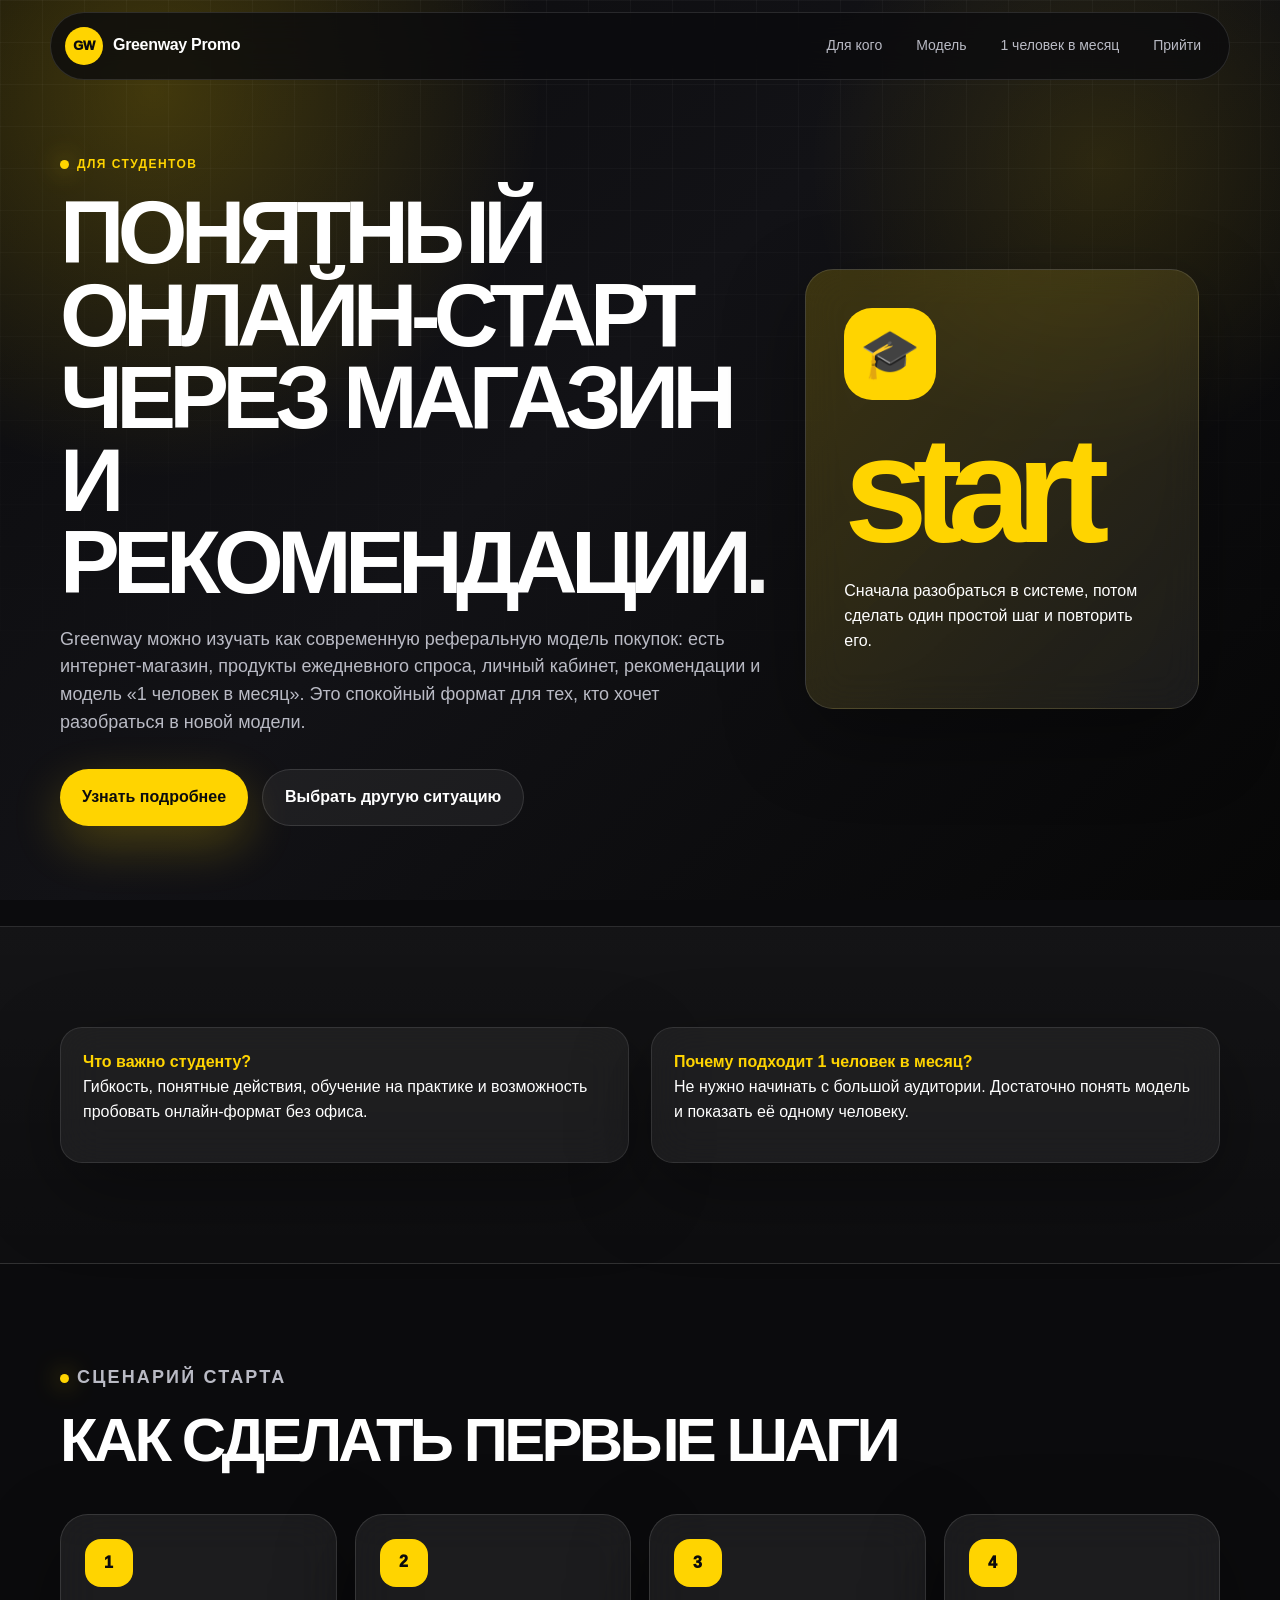
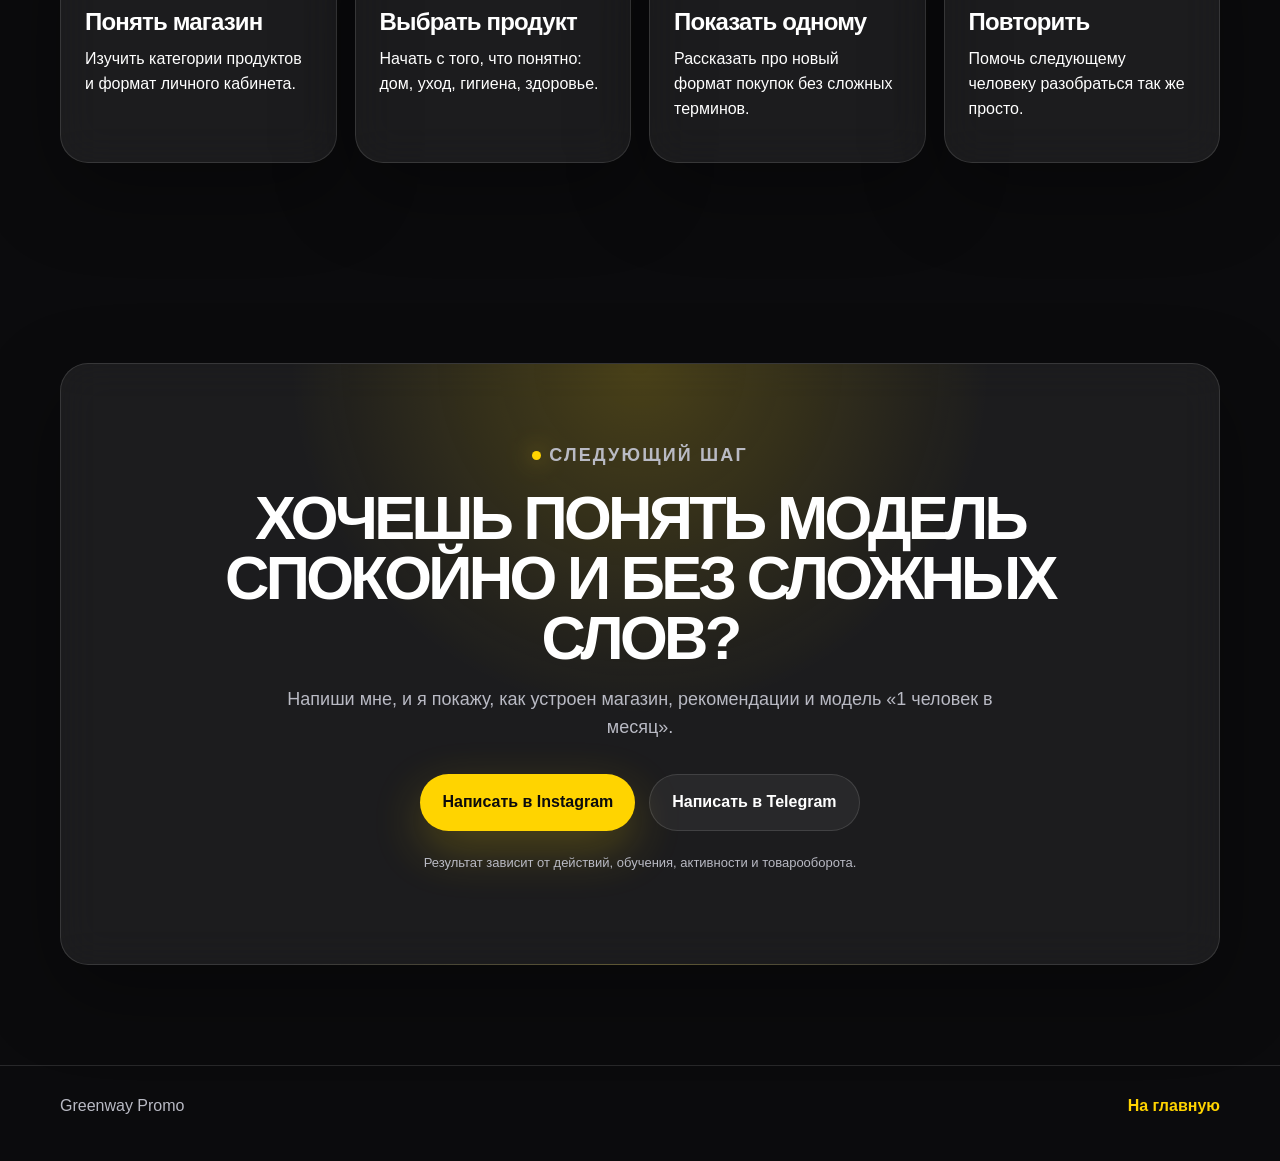
<file: students/index.html>
<!DOCTYPE html>
<html lang="ru">
<head>
  <meta charset="UTF-8" />
  <meta name="viewport" content="width=device-width, initial-scale=1.0" />
  <title>Greenway для студентов</title>
  <link rel="stylesheet" href="../style.css" />
  <link rel="stylesheet" href="../audiences.css" />
</head>
<body>
  <div class="page-bg" aria-hidden="true"></div>

  <header class="site-header">
    <a class="brand" href="../"><span class="brand-mark">GW</span><span>Greenway Promo</span></a>
    <button class="burger" type="button" aria-label="Открыть меню" aria-controls="siteNav" aria-expanded="false"><span class="burger-symbol">☰</span><span class="burger-x">×</span></button>
    <nav class="nav" id="siteNav" aria-label="Навигация"><a href="../#audiences">Для кого</a><a href="../#model">Модель</a><a href="../#strategy">1+1</a><a href="#contact">Прийти</a></nav>
  </header>

  <main>
    <section class="section persona-hero">
      <div class="container persona-hero-grid">
        <div class="reveal"><p class="eyebrow">Для студентов</p><h1>Понятный онлайн-старт через магазин и рекомендации.</h1><p class="hero-text">Greenway можно изучать как современную реферальную модель покупок: есть интернет-магазин, продукты ежедневного спроса, личный кабинет, рекомендации и стратегия 1+1. Это спокойный формат для тех, кто хочет разобраться в новой модели.</p><div class="hero-actions"><a class="btn btn-primary" href="#contact">Узнать подробнее</a><a class="btn btn-secondary" href="../#audiences">Выбрать другую ситуацию</a></div></div>
        <div class="persona-card reveal delay-1"><div class="persona-icon">🎓</div><strong>start</strong><p>Сначала разобраться в системе, потом сделать один простой шаг и повторить его.</p></div>
      </div>
    </section>

    <section class="section dark"><div class="container persona-columns"><div class="persona-proof reveal"><b>Что важно студенту?</b><p>Гибкость, понятные действия, обучение на практике и возможность пробовать онлайн-формат без офиса.</p></div><div class="persona-proof reveal delay-1"><b>Почему подходит 1+1?</b><p>Не нужно начинать с большой аудитории. Достаточно понять модель и показать её одному человеку.</p></div></div></section>

    <section class="section"><div class="container"><div class="section-heading reveal"><p class="eyebrow">Сценарий старта</p><h2>Как сделать первые шаги</h2></div><div class="persona-steps"><div class="persona-step reveal"><span>1</span><h3>Понять магазин</h3><p>Изучить категории продуктов и формат личного кабинета.</p></div><div class="persona-step reveal delay-1"><span>2</span><h3>Выбрать продукт</h3><p>Начать с того, что понятно: дом, уход, гигиена, здоровье.</p></div><div class="persona-step reveal delay-2"><span>3</span><h3>Показать одному</h3><p>Рассказать про новый формат покупок без сложных терминов.</p></div><div class="persona-step reveal"><span>4</span><h3>Повторить</h3><p>Помочь следующему человеку разобраться так же просто.</p></div></div></div></section>

    <section class="section final" id="contact"><div class="container final-card reveal"><p class="eyebrow">Следующий шаг</p><h2>Хочешь понять модель спокойно и без сложных слов?</h2><p>Напиши мне, и я покажу, как устроен магазин, рекомендации и стратегия 1+1.</p><div class="hero-actions center"><a class="btn btn-primary" href="https://instagram.com/ilya_vsevolodov" target="_blank" rel="noopener">Написать в Instagram</a><a class="btn btn-secondary" href="https://t.me/ilya_vsevolodov" target="_blank" rel="noopener">Написать в Telegram</a></div><p class="small-note">Результат зависит от действий, обучения, активности и товарооборота.</p></div></section>
  </main>

  <footer class="footer"><div class="container footer-inner"><span>Greenway Promo</span><a href="../">На главную</a></div></footer>
  <script src="../script.js"></script>
</body>
</html>
</file>
<file: style.css>
:root {
  --yellow: #ffd400;
  --yellow-soft: #fff2a8;
  --black: #0b0b0d;
  --graphite: #17171b;
  --graphite-2: #232329;
  --white: #ffffff;
  --muted: #b9bac4;
  --line: rgba(255, 255, 255, 0.12);
  --shadow: 0 28px 80px rgba(0, 0, 0, 0.34);
  --radius: 28px;
}

* { box-sizing: border-box; }

html { scroll-behavior: smooth; }

body {
  margin: 0;
  font-family: Inter, Arial, Helvetica, sans-serif;
  color: var(--white);
  background: var(--black);
  line-height: 1.55;
  overflow-x: hidden;
}

body.menu-open { overflow: hidden; }
body::selection { background: var(--yellow); color: var(--black); }

.svg-sprite {
  position: absolute;
  width: 0;
  height: 0;
  overflow: hidden;
}

.ico {
  width: 1.15em;
  height: 1.15em;
  flex: 0 0 auto;
  stroke: currentColor;
  stroke-width: 2;
  stroke-linecap: round;
  stroke-linejoin: round;
  fill: none;
}

.page-bg {
  position: fixed;
  inset: 0;
  z-index: -2;
  background:
    radial-gradient(circle at 12% 10%, rgba(255, 212, 0, 0.22), transparent 28%),
    radial-gradient(circle at 86% 18%, rgba(255, 212, 0, 0.12), transparent 22%),
    linear-gradient(135deg, #0b0b0d 0%, #121216 45%, #070707 100%);
}

.page-bg::after {
  content: "";
  position: absolute;
  inset: 0;
  background-image:
    linear-gradient(rgba(255,255,255,0.035) 1px, transparent 1px),
    linear-gradient(90deg, rgba(255,255,255,0.035) 1px, transparent 1px);
  background-size: 42px 42px;
  mask-image: linear-gradient(to bottom, rgba(0,0,0,0.95), transparent 85%);
}

.container { width: min(1160px, calc(100% - 36px)); margin: 0 auto; }
.narrow { width: min(900px, calc(100% - 36px)); }
.section { padding: 100px 0; position: relative; }

.dark {
  background: linear-gradient(180deg, rgba(255,255,255,0.04), rgba(255,255,255,0.015));
  border-top: 1px solid var(--line);
  border-bottom: 1px solid var(--line);
}

.site-header {
  position: sticky;
  top: 0;
  z-index: 50;
  display: flex;
  justify-content: space-between;
  align-items: center;
  gap: 24px;
  width: min(1180px, calc(100% - 28px));
  margin: 12px auto 0;
  padding: 12px 14px;
  border: 1px solid var(--line);
  border-radius: 999px;
  background: rgba(11, 11, 13, 0.78);
  backdrop-filter: blur(18px);
}

.brand,
.nav a,
.footer a { color: var(--white); text-decoration: none; }

.brand {
  display: inline-flex;
  align-items: center;
  gap: 10px;
  font-weight: 800;
  letter-spacing: -0.02em;
  position: relative;
  z-index: 54;
}

.brand-mark {
  display: grid;
  place-items: center;
  width: 38px;
  height: 38px;
  border-radius: 50%;
  background: var(--yellow);
  color: var(--black);
  font-size: 13px;
  font-weight: 950;
}

.burger {
  display: none;
  width: 46px;
  height: 46px;
  border: 1px solid var(--line);
  border-radius: 50%;
  background: rgba(255,255,255,0.07);
  color: var(--white);
  cursor: pointer;
  place-items: center;
  position: relative;
  z-index: 54;
}

.burger .ico-close { display: none; }
.burger.is-active .ico-menu { display: none; }
.burger.is-active .ico-close { display: block; }

.nav {
  display: flex;
  gap: 6px;
  align-items: center;
}

.nav a {
  display: inline-flex;
  align-items: center;
  gap: 8px;
  padding: 10px 14px;
  color: var(--muted);
  font-size: 14px;
  border-radius: 999px;
  transition: 0.25s ease;
}

.nav a:hover {
  color: var(--black);
  background: var(--yellow);
}

.hero {
  min-height: calc(100vh - 72px);
  display: grid;
  align-items: center;
  padding-top: 72px;
}

.hero-grid,
.two-col,
.calculator {
  display: grid;
  grid-template-columns: 1.05fr 0.95fr;
  gap: 42px;
  align-items: center;
}

.eyebrow {
  margin: 0 0 18px;
  display: inline-flex;
  align-items: center;
  gap: 8px;
  color: var(--yellow);
  font-weight: 900;
  text-transform: uppercase;
  letter-spacing: 0.12em;
  font-size: 12px;
}

.eyebrow::before {
  content: "";
  width: 9px;
  height: 9px;
  border-radius: 50%;
  background: var(--yellow);
  box-shadow: 0 0 24px rgba(255, 212, 0, 0.75);
}

h1, h2, h3, p { margin-top: 0; }

h1 {
  margin-bottom: 22px;
  max-width: 840px;
  font-size: clamp(44px, 7vw, 92px);
  line-height: 0.92;
  letter-spacing: -0.075em;
  text-transform: uppercase;
}

h2 {
  margin-bottom: 18px;
  font-size: clamp(34px, 4.8vw, 64px);
  line-height: 0.98;
  letter-spacing: -0.06em;
  text-transform: uppercase;
}

h3 {
  margin-bottom: 12px;
  font-size: 24px;
  line-height: 1.08;
  letter-spacing: -0.035em;
}

.hero-text,
.section-heading p,
.content-card p,
.narrow p,
.calc-note,
.final-card p {
  color: var(--muted);
  font-size: 18px;
}

.hero-actions {
  display: flex;
  flex-wrap: wrap;
  gap: 14px;
  margin-top: 32px;
}

.hero-actions.center { justify-content: center; }

.btn {
  display: inline-flex;
  align-items: center;
  justify-content: center;
  gap: 10px;
  min-height: 54px;
  padding: 15px 22px;
  border-radius: 999px;
  font-weight: 900;
  text-decoration: none;
  transition: transform 0.25s ease, box-shadow 0.25s ease, border 0.25s ease;
}

.btn:hover { transform: translateY(-2px); }
.btn-primary { background: var(--yellow); color: var(--black); box-shadow: 0 18px 50px rgba(255, 212, 0, 0.24); }
.btn-secondary { color: var(--white); border: 1px solid var(--line); background: rgba(255,255,255,0.055); }

.hero-card,
.content-card,
.compare-card,
.feature-card,
.calc-box,
.final-card,
.network-panel {
  border: 1px solid var(--line);
  background: rgba(255,255,255,0.07);
  backdrop-filter: blur(20px);
  border-radius: var(--radius);
  box-shadow: var(--shadow);
}

.hero-card {
  position: relative;
  overflow: hidden;
  padding: 38px;
  min-height: 520px;
  display: flex;
  flex-direction: column;
  justify-content: flex-end;
}

.hero-card::before {
  content: "";
  position: absolute;
  inset: 24px 24px auto auto;
  width: 180px;
  height: 180px;
  border-radius: 50%;
  background: var(--yellow);
  filter: blur(8px);
  opacity: 0.18;
}

.card-topline,
.network-badge {
  display: inline-flex;
  align-items: center;
  gap: 8px;
  color: var(--yellow);
  font-weight: 900;
  text-transform: uppercase;
  letter-spacing: 0.13em;
  font-size: 12px;
}

.big-number {
  font-size: clamp(110px, 15vw, 210px);
  line-height: 0.82;
  font-weight: 950;
  letter-spacing: -0.1em;
  color: var(--yellow);
  margin: 18px 0;
}

.mini-flow,
.tags {
  display: flex;
  flex-wrap: wrap;
  gap: 10px;
  margin-top: 24px;
}

.mini-flow span,
.tags span {
  display: inline-flex;
  align-items: center;
  gap: 7px;
  padding: 9px 12px;
  border-radius: 999px;
  color: var(--yellow-soft);
  border: 1px solid rgba(255, 212, 0, 0.28);
  background: rgba(255, 212, 0, 0.08);
  font-size: 13px;
  font-weight: 800;
}

.section-label {
  align-self: stretch;
  min-height: 280px;
  display: grid;
  place-items: center;
  color: var(--black);
  background: var(--yellow);
  border-radius: var(--radius);
  font-size: clamp(48px, 8vw, 98px);
  line-height: 0.9;
  font-weight: 950;
  letter-spacing: -0.09em;
  text-transform: uppercase;
  padding: 28px;
  text-align: center;
}

.content-card { padding: 38px; }
.content-card p:last-child { margin-bottom: 0; }
.section-heading { max-width: 900px; margin-bottom: 44px; }
.compare-grid, .cards-3, .stats, .growth-grid { display: grid; gap: 18px; }
.compare-grid { grid-template-columns: repeat(2, 1fr); }
.compare-card { padding: 34px; position: relative; overflow: hidden; }
.compare-card ul, .feature-card ul { padding-left: 20px; color: var(--muted); }
.compare-card li + li, .feature-card li + li { margin-top: 10px; }
.compare-card.accent { background: linear-gradient(135deg, rgba(255, 212, 0, 0.22), rgba(255,255,255,0.06)); border-color: rgba(255, 212, 0, 0.4); }

.card-icon {
  display: inline-grid;
  place-items: center;
  width: 54px;
  height: 54px;
  margin-bottom: 20px;
  border-radius: 18px;
  color: var(--black);
  background: var(--yellow);
}

.cards-3 { grid-template-columns: repeat(3, 1fr); }
.feature-card { padding: 30px; transition: transform .28s ease, border-color .28s ease; }
.feature-card:hover { transform: translateY(-6px); border-color: rgba(255, 212, 0, 0.42); }
.feature-card p, .compare-card li, .benefits span, .growth-item span, .stats span { color: var(--muted); }

.icon {
  display: inline-grid;
  place-items: center;
  width: 56px;
  height: 56px;
  margin-bottom: 22px;
  border-radius: 18px;
  background: var(--yellow);
  color: var(--black);
  font-weight: 950;
}

.strategy { overflow: hidden; }
.strategy::before {
  content: "1+1";
  position: absolute;
  right: -7vw;
  top: 5vw;
  font-size: 26vw;
  font-weight: 950;
  letter-spacing: -0.12em;
  color: rgba(255,255,255,0.035);
  pointer-events: none;
}

.steps { display: flex; align-items: center; gap: 16px; margin: 38px 0; }
.step {
  width: 140px;
  height: 140px;
  display: grid;
  place-items: center;
  align-content: center;
  gap: 8px;
  border-radius: 50%;
  background: var(--yellow);
  color: var(--black);
  font-size: 21px;
  font-weight: 950;
  text-transform: uppercase;
  box-shadow: 0 18px 54px rgba(255, 212, 0, 0.24);
}
.step .ico { width: 30px; height: 30px; }
.line { height: 3px; flex: 1; min-width: 42px; background: linear-gradient(90deg, var(--yellow), rgba(255,255,255,0.12)); }

.network-panel {
  display: grid;
  grid-template-columns: .8fr 1.2fr;
  gap: 24px;
  align-items: center;
  margin: 34px 0 26px;
  padding: 28px;
  overflow: hidden;
  background: linear-gradient(135deg, rgba(255, 212, 0, 0.13), rgba(255,255,255,0.055));
}

.network-copy p { color: var(--muted); margin-bottom: 0; }
.network-map {
  position: relative;
  min-height: 360px;
  border-radius: 26px;
  background:
    radial-gradient(circle at 50% 18%, rgba(255, 212, 0, 0.18), transparent 25%),
    rgba(0,0,0,0.18);
  border: 1px solid rgba(255,255,255,0.1);
  overflow: hidden;
}

.network-lines { position: absolute; inset: 0; width: 100%; height: 100%; }
.network-path {
  fill: none;
  stroke: rgba(255, 212, 0, 0.72);
  stroke-width: 3;
  stroke-linecap: round;
  stroke-dasharray: 700;
  stroke-dashoffset: 700;
  filter: drop-shadow(0 0 10px rgba(255, 212, 0, 0.28));
}

.network-panel.is-visible .network-path { animation: drawPath 1.2s ease forwards; }
.network-panel.is-visible .path-2 { animation-delay: .25s; }
.network-panel.is-visible .path-3 { animation-delay: .6s; }
.network-panel.is-visible .path-4 { animation-delay: .75s; }
.network-panel.is-visible .path-5 { animation-delay: .9s; }
.network-panel.is-visible .path-6 { animation-delay: 1.05s; }

.person-node {
  position: absolute;
  left: var(--x);
  top: var(--y);
  width: 72px;
  height: 72px;
  transform: translate(-50%, -50%) scale(.55);
  opacity: 0;
  display: grid;
  place-items: center;
  gap: 2px;
  border-radius: 50%;
  color: var(--black);
  background: var(--yellow);
  border: 6px solid rgba(255,255,255,0.18);
  box-shadow: 0 16px 46px rgba(255, 212, 0, 0.28);
  font-weight: 950;
}

.person-node .ico { width: 25px; height: 25px; }
.person-node span { font-size: 13px; line-height: 1; }
.person-node.root { width: 86px; height: 86px; background: var(--white); }
.person-node.level-1 { background: var(--yellow); }
.person-node.level-2 { background: var(--yellow-soft); }
.network-panel.is-visible .person-node { animation: popNode .62s cubic-bezier(.2,1.6,.32,1) forwards, pulseNode 2.3s ease-in-out infinite; animation-delay: var(--d), calc(var(--d) + .7s); }

.growth-grid { grid-template-columns: repeat(6, 1fr); }
.growth-item {
  min-height: 130px;
  padding: 18px;
  display: flex;
  flex-direction: column;
  justify-content: space-between;
  border: 1px solid var(--line);
  border-radius: 22px;
  background: rgba(255,255,255,0.055);
}
.growth-item strong { color: var(--yellow); }
.growth-item.total { background: var(--yellow); color: var(--black); }
.growth-item.total strong, .growth-item.total span { color: var(--black); }

.calculator { align-items: stretch; }
.calc-box { padding: 32px; }
.calc-box label { display: block; margin-bottom: 18px; font-weight: 900; }
input[type="range"] { width: 100%; accent-color: var(--yellow); }
.calc-result { display: flex; justify-content: space-between; align-items: baseline; gap: 16px; margin-top: 18px; padding: 16px 0; border-bottom: 1px solid var(--line); }
.calc-result strong { color: var(--yellow); font-size: 42px; line-height: 1; }
.calc-result.big strong { font-size: 62px; }
.calc-note, .small-note { font-size: 13px !important; margin-top: 22px; }

.benefits { display: grid; gap: 14px; }
.benefits div {
  display: grid;
  grid-template-columns: 42px 1fr;
  column-gap: 14px;
  padding: 20px;
  border-radius: 20px;
  background: rgba(255,255,255,0.055);
  border: 1px solid var(--line);
}
.benefits .ico { grid-row: span 2; width: 28px; height: 28px; color: var(--yellow); align-self: start; }
.benefits strong, .benefits span { display: block; }
.benefits strong { margin-bottom: 6px; color: var(--yellow); }

.stats { grid-template-columns: repeat(6, 1fr); }
.stats div { min-height: 150px; padding: 22px; border-radius: 24px; background: rgba(255,255,255,0.055); border: 1px solid var(--line); }
.stats strong { display: block; margin-bottom: 12px; color: var(--yellow); font-size: 36px; letter-spacing: -0.05em; }

.final-card {
  text-align: center;
  padding: min(8vw, 78px) min(5vw, 54px);
  background:
    radial-gradient(circle at 50% 0%, rgba(255, 212, 0, 0.2), transparent 42%),
    rgba(255,255,255,0.07);
}
.final-card h2 { max-width: 940px; margin-left: auto; margin-right: auto; }
.final-card p { max-width: 760px; margin-left: auto; margin-right: auto; }

.footer { padding: 28px 0 42px; border-top: 1px solid var(--line); }
.footer-inner { display: flex; justify-content: space-between; gap: 18px; color: var(--muted); }
.footer a { color: var(--yellow); font-weight: 900; }

.reveal { opacity: 0; transform: translateY(28px); transition: opacity 0.7s ease, transform 0.7s ease; }
.reveal.is-visible { opacity: 1; transform: translateY(0); }
.delay-1 { transition-delay: 0.12s; }
.delay-2 { transition-delay: 0.22s; }

@keyframes drawPath { to { stroke-dashoffset: 0; } }
@keyframes popNode { to { opacity: 1; transform: translate(-50%, -50%) scale(1); } }
@keyframes pulseNode {
  0%, 100% { box-shadow: 0 16px 46px rgba(255, 212, 0, 0.28); }
  50% { box-shadow: 0 16px 62px rgba(255, 212, 0, 0.52); }
}

@media (max-width: 980px) {
  .hero-grid, .two-col, .calculator, .compare-grid, .cards-3, .network-panel { grid-template-columns: 1fr; }
  .stats, .growth-grid { grid-template-columns: repeat(3, 1fr); }
  .hero-card { min-height: 420px; }
  .steps { align-items: stretch; flex-direction: column; }
  .step { width: 100%; height: 92px; border-radius: 24px; }
  .line { width: 3px; height: 34px; min-width: 0; align-self: center; background: linear-gradient(180deg, var(--yellow), rgba(255,255,255,0.12)); }
}

@media (max-width: 720px) {
  .site-header { border-radius: 26px; }
  .burger { display: grid; margin-left: auto; }
  .nav {
    position: fixed;
    inset: 0;
    z-index: 52;
    display: flex;
    flex-direction: column;
    align-items: stretch;
    justify-content: center;
    gap: 14px;
    padding: 92px 22px 28px;
    background:
      radial-gradient(circle at 80% 10%, rgba(255, 212, 0, 0.18), transparent 28%),
      rgba(11, 11, 13, 0.96);
    backdrop-filter: blur(22px);
    transform: translateX(100%);
    transition: transform .32s ease;
  }
  .nav.is-open { transform: translateX(0); }
  .nav a {
    width: 100%;
    justify-content: space-between;
    padding: 18px 20px;
    border-radius: 22px;
    color: var(--white);
    background: rgba(255,255,255,0.07);
    border: 1px solid var(--line);
    font-size: 22px;
    font-weight: 900;
  }
  .nav a .ico { order: 2; color: var(--yellow); }
  .section { padding: 72px 0; }
  .hero { min-height: auto; padding-top: 54px; }
  .hero-actions, .hero-actions.center { flex-direction: column; }
  .btn { width: 100%; }
  .section-label { min-height: 180px; }
  .content-card, .compare-card, .feature-card, .calc-box, .network-panel { padding: 24px; }
  .growth-grid, .stats { grid-template-columns: repeat(2, 1fr); }
  .growth-item, .stats div { min-height: 124px; }
  .calc-result { align-items: flex-start; flex-direction: column; }
  .network-map { min-height: 330px; }
  .person-node { width: 62px; height: 62px; border-width: 4px; }
  .person-node.root { width: 72px; height: 72px; }
}

@media (max-width: 430px) {
  .container, .narrow { width: min(100% - 24px, 1160px); }
  h1 { font-size: 42px; }
  h2 { font-size: 34px; }
  .growth-grid, .stats { grid-template-columns: 1fr; }
  .hero-card { min-height: 360px; }
  .network-map { min-height: 300px; }
  .network-path { stroke-width: 2.5; }
  .person-node { width: 56px; height: 56px; }
  .person-node.root { width: 66px; height: 66px; }
}
</file>
<file: audiences.css>
.audience-router {
  background: linear-gradient(180deg, rgba(255, 212, 0, 0.08), rgba(255,255,255,0.015));
  border-top: 1px solid rgba(255,255,255,0.1);
  border-bottom: 1px solid rgba(255,255,255,0.1);
}

.audience-grid {
  display: grid;
  grid-template-columns: repeat(3, 1fr);
  gap: 18px;
}

.audience-card {
  min-height: 260px;
  display: flex;
  flex-direction: column;
  justify-content: space-between;
  gap: 16px;
  padding: 28px;
  border-radius: 28px;
  color: #fff;
  text-decoration: none;
  background: rgba(255,255,255,0.07);
  border: 1px solid rgba(255,255,255,0.12);
  box-shadow: 0 28px 80px rgba(0,0,0,0.28);
  transition: transform .28s ease, border-color .28s ease, background .28s ease;
}

.audience-card:hover {
  transform: translateY(-8px);
  border-color: rgba(255, 212, 0, .55);
  background: linear-gradient(135deg, rgba(255, 212, 0, 0.18), rgba(255,255,255,0.07));
}

.audience-card strong {
  display: block;
  font-size: 28px;
  line-height: 1.05;
  letter-spacing: -0.04em;
  text-transform: uppercase;
}

.audience-card span:not(.audience-emoji) {
  color: #b9bac4;
  font-size: 16px;
}

.audience-card em {
  display: inline-flex;
  width: fit-content;
  padding: 10px 14px;
  border-radius: 999px;
  color: #0b0b0d;
  background: #ffd400;
  font-style: normal;
  font-weight: 900;
}

.audience-emoji {
  display: grid;
  place-items: center;
  width: 64px;
  height: 64px;
  border-radius: 20px;
  background: #ffd400;
  font-size: 34px;
  box-shadow: 0 18px 54px rgba(255, 212, 0, 0.22);
}

.audience-wide {
  grid-column: span 3;
  min-height: 200px;
}

.persona-hero {
  min-height: calc(100vh - 72px);
  display: grid;
  align-items: center;
  padding-top: 72px;
}

.persona-hero-grid {
  display: grid;
  grid-template-columns: 1.05fr .95fr;
  gap: 42px;
  align-items: center;
}

.persona-card,
.persona-step,
.persona-proof,
.persona-plan {
  border: 1px solid rgba(255,255,255,0.12);
  background: rgba(255,255,255,0.07);
  backdrop-filter: blur(20px);
  border-radius: 28px;
  box-shadow: 0 28px 80px rgba(0,0,0,0.34);
}

.persona-card {
  min-height: 440px;
  padding: 38px;
  display: flex;
  flex-direction: column;
  justify-content: space-between;
  background: linear-gradient(135deg, rgba(255, 212, 0, 0.18), rgba(255,255,255,0.07));
}

.persona-icon {
  display: grid;
  place-items: center;
  width: 92px;
  height: 92px;
  border-radius: 28px;
  background: #ffd400;
  font-size: 48px;
}

.persona-card strong {
  display: block;
  color: #ffd400;
  font-size: clamp(68px, 12vw, 150px);
  line-height: .8;
  letter-spacing: -.1em;
}

.persona-list {
  display: grid;
  gap: 12px;
  margin-top: 22px;
}

.persona-list div,
.persona-proof,
.persona-plan {
  padding: 22px;
  border-radius: 22px;
  background: rgba(255,255,255,0.055);
  border: 1px solid rgba(255,255,255,0.1);
}

.persona-list b,
.persona-proof b,
.persona-plan b {
  color: #ffd400;
}

.persona-columns {
  display: grid;
  grid-template-columns: repeat(2, 1fr);
  gap: 22px;
}

.persona-steps {
  display: grid;
  grid-template-columns: repeat(4, 1fr);
  gap: 18px;
}

.persona-step {
  padding: 24px;
  min-height: 210px;
}

.persona-step span {
  display: grid;
  place-items: center;
  width: 48px;
  height: 48px;
  margin-bottom: 22px;
  border-radius: 16px;
  color: #0b0b0d;
  background: #ffd400;
  font-weight: 950;
}

.back-link {
  color: #ffd400;
  font-weight: 900;
  text-decoration: none;
}

.burger-symbol,
.burger-x {
  font-size: 26px;
  font-weight: 950;
  line-height: 1;
}

.burger-x { display: none; }
.burger.is-active .burger-symbol { display: none; }
.burger.is-active .burger-x { display: block; }

@media (max-width: 980px) {
  .audience-grid,
  .persona-hero-grid,
  .persona-columns,
  .persona-steps {
    grid-template-columns: 1fr;
  }

  .audience-wide {
    grid-column: auto;
  }

  .persona-card {
    min-height: 320px;
  }
}

@media (max-width: 720px) {
  .audience-card {
    min-height: 220px;
    padding: 24px;
  }

  .persona-hero {
    min-height: auto;
    padding-top: 54px;
  }

  .persona-card,
  .persona-step,
  .persona-proof,
  .persona-plan {
    padding: 24px;
  }
}
</file>
<file: visuals.css>
.visual-grid,
.visual-pair,
.assortment-visual-grid {
  display: grid;
  grid-template-columns: 1fr 1fr;
  gap: 26px;
  align-items: center;
}

.visual-card,
.chart-card,
.pulse-card,
.info-badge {
  border: 1px solid rgba(255,255,255,0.12);
  background: rgba(255,255,255,0.07);
  backdrop-filter: blur(20px);
  border-radius: 28px;
  box-shadow: 0 28px 80px rgba(0,0,0,0.34);
}

.visual-card {
  overflow: hidden;
  padding: 14px;
}

.visual-card img {
  display: block;
  width: 100%;
  height: auto;
  border-radius: 22px;
}

.budget-board {
  display: grid;
  grid-template-columns: repeat(2, 1fr);
  gap: 18px;
  margin-top: 28px;
}

.chart-card {
  padding: 26px;
}

.chart-card h3 {
  margin-bottom: 22px;
}

.chart-note {
  margin-top: 18px;
  color: var(--muted);
  font-size: 14px;
}

.bar-list {
  display: grid;
  gap: 14px;
}

.bar-item span {
  display: flex;
  justify-content: space-between;
  gap: 12px;
  margin-bottom: 8px;
  color: var(--muted);
  font-weight: 700;
  font-size: 14px;
}

.bar-track {
  height: 14px;
  border-radius: 999px;
  overflow: hidden;
  background: rgba(255,255,255,0.08);
}

.bar-fill {
  width: 0;
  height: 100%;
  border-radius: inherit;
  transition: width 1.1s cubic-bezier(.2,.8,.2,1);
}

.bar-fill.is-yellow { background: linear-gradient(90deg, #ffd400, #fff2a8); }
.bar-fill.is-gray { background: linear-gradient(90deg, #70737d, #c8cad1); }
.bar-fill.is-white { background: linear-gradient(90deg, #ffffff, #d7d7dd); }

.reveal.is-visible .bar-fill {
  width: var(--w);
}

.highlights-strip {
  display: grid;
  grid-template-columns: repeat(4, 1fr);
  gap: 18px;
  margin-top: 30px;
}

.info-badge {
  padding: 24px;
  min-height: 170px;
}

.info-badge strong {
  display: block;
  margin-bottom: 10px;
  color: var(--yellow);
  font-size: 36px;
  letter-spacing: -0.06em;
}

.info-badge p {
  margin: 0;
  color: var(--muted);
}

.pulse-card {
  position: relative;
  overflow: hidden;
  padding: 28px;
  min-height: 220px;
}

.pulse-card::before,
.pulse-card::after {
  content: "";
  position: absolute;
  border-radius: 50%;
  background: rgba(255, 212, 0, 0.16);
  animation: pulseFloat 5s ease-in-out infinite;
}

.pulse-card::before {
  width: 180px;
  height: 180px;
  right: -40px;
  top: -30px;
}

.pulse-card::after {
  width: 120px;
  height: 120px;
  left: -30px;
  bottom: -20px;
  animation-delay: 1s;
}

.pulse-card h3,
.pulse-card p,
.pulse-card .mini-flow {
  position: relative;
  z-index: 1;
}

.floating-mini {
  display: grid;
  grid-template-columns: repeat(3, 1fr);
  gap: 14px;
  margin-top: 18px;
}

.floating-mini div {
  padding: 16px;
  border-radius: 20px;
  background: rgba(255,255,255,0.07);
  border: 1px solid rgba(255,255,255,0.08);
  color: var(--muted);
  animation: yFloat 4.5s ease-in-out infinite;
}

.floating-mini div:nth-child(2) { animation-delay: .5s; }
.floating-mini div:nth-child(3) { animation-delay: 1s; }
.floating-mini strong {
  display: block;
  margin-bottom: 6px;
  color: var(--yellow);
}

.image-caption {
  margin-top: 14px;
  color: var(--muted);
  font-size: 14px;
}

.counter-strong {
  display: inline-flex;
  align-items: baseline;
  gap: 2px;
}

@keyframes pulseFloat {
  0%,100% { transform: scale(1) translateY(0); opacity: .8; }
  50% { transform: scale(1.12) translateY(6px); opacity: .45; }
}

@keyframes yFloat {
  0%,100% { transform: translateY(0); }
  50% { transform: translateY(-8px); }
}

@media (max-width: 980px) {
  .visual-grid,
  .visual-pair,
  .assortment-visual-grid,
  .budget-board,
  .highlights-strip,
  .floating-mini {
    grid-template-columns: 1fr;
  }
}
</file>
